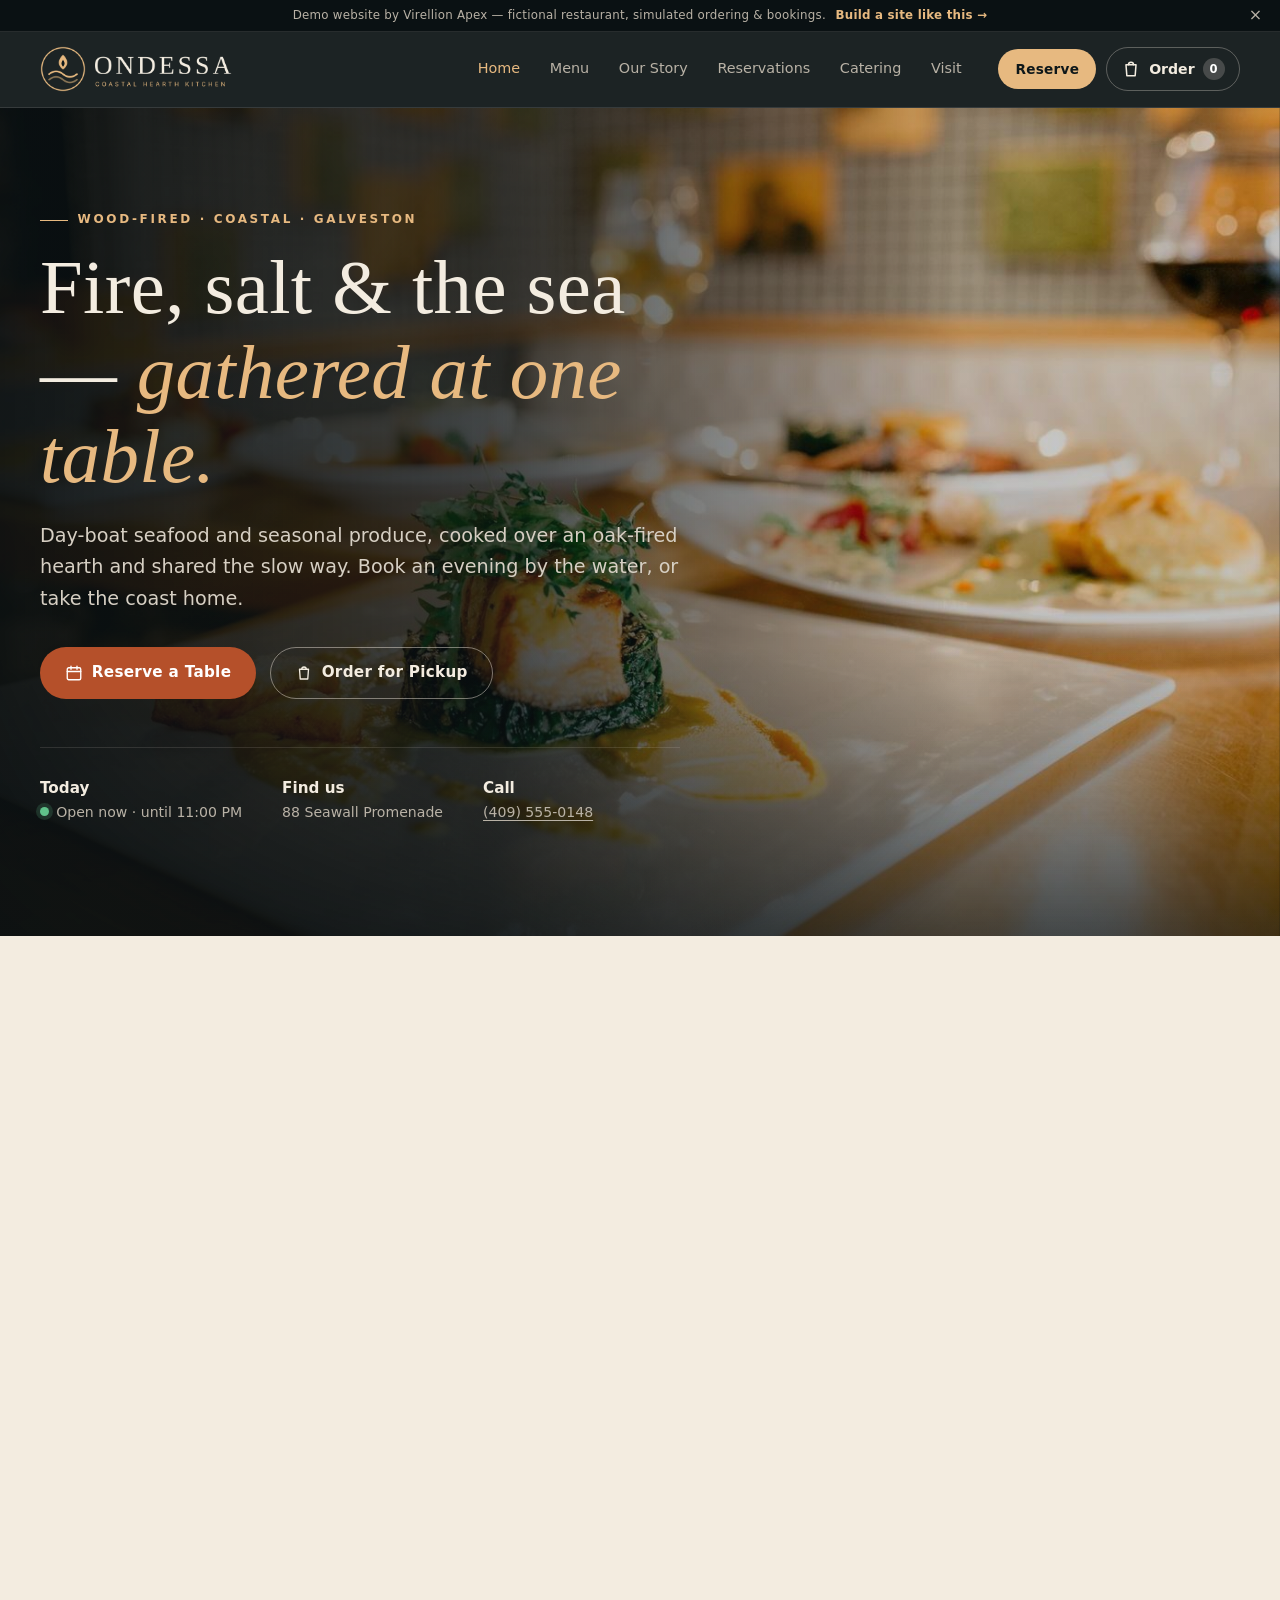
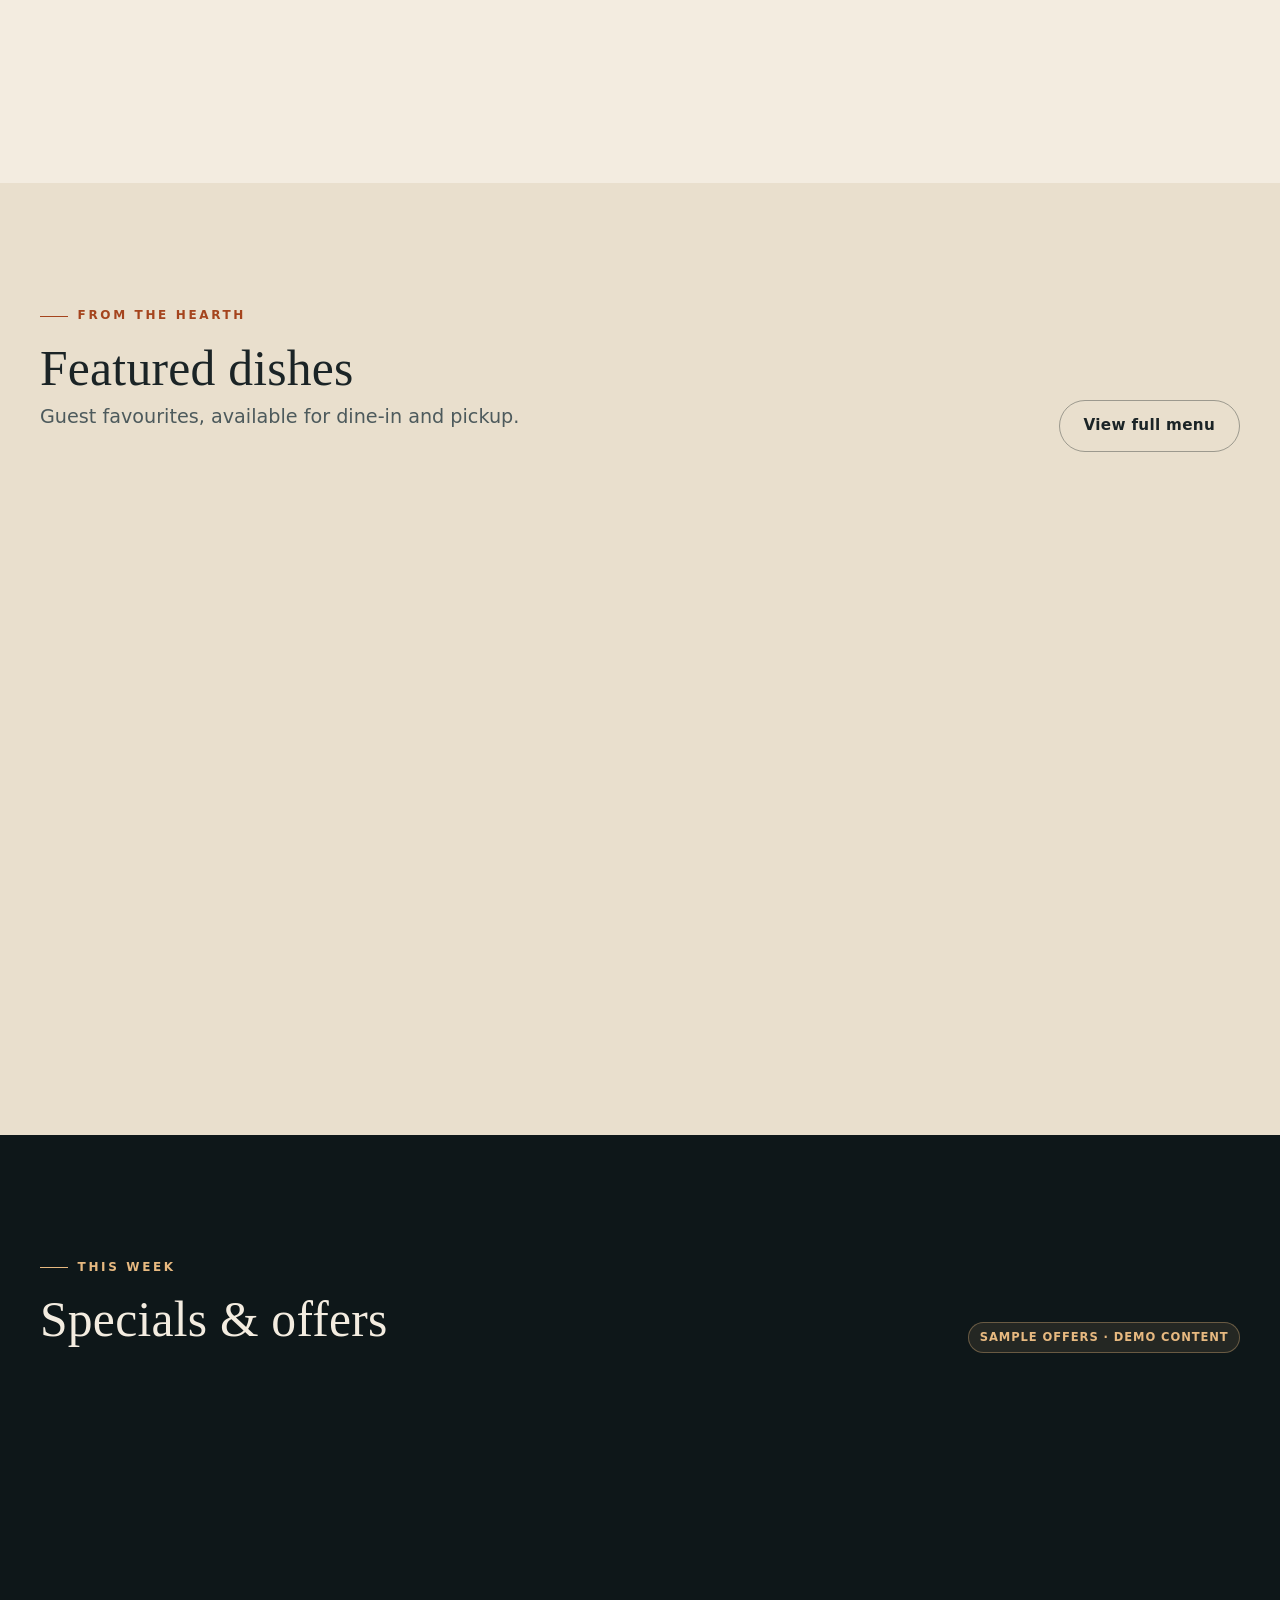
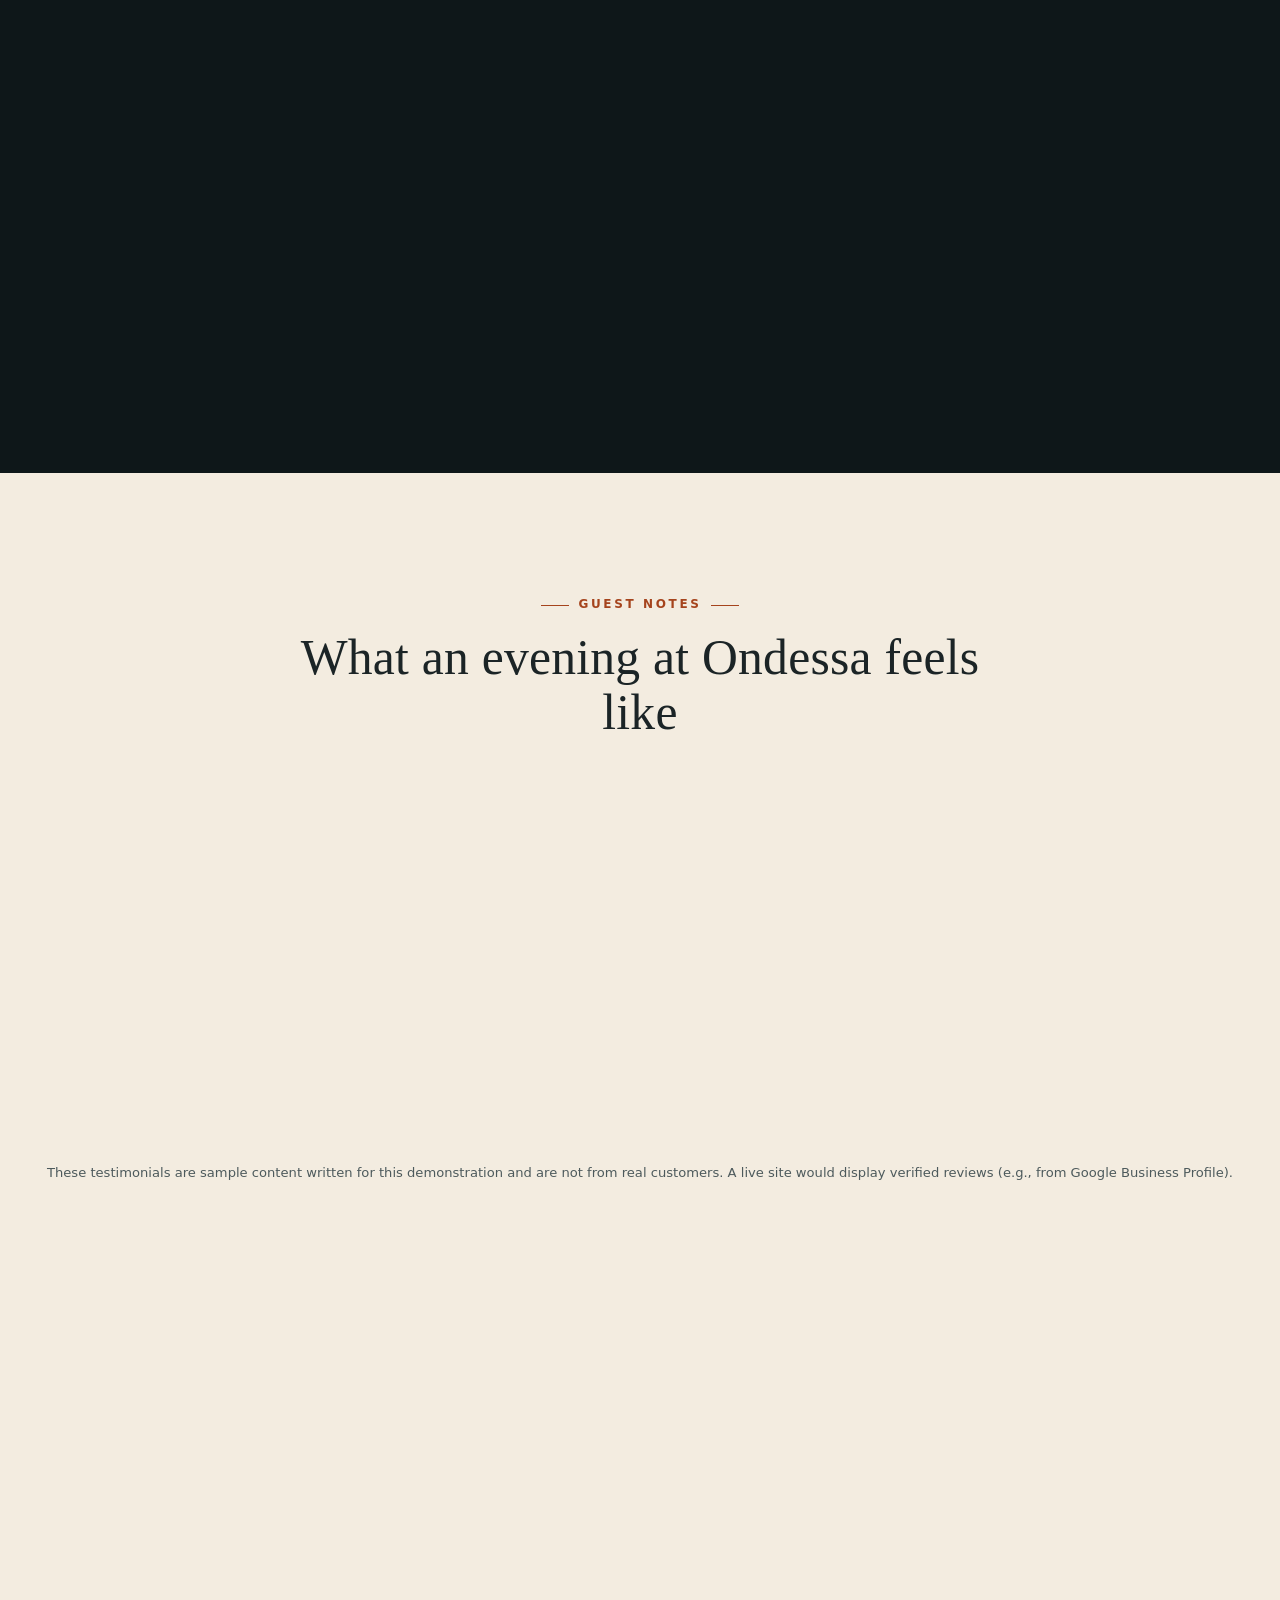
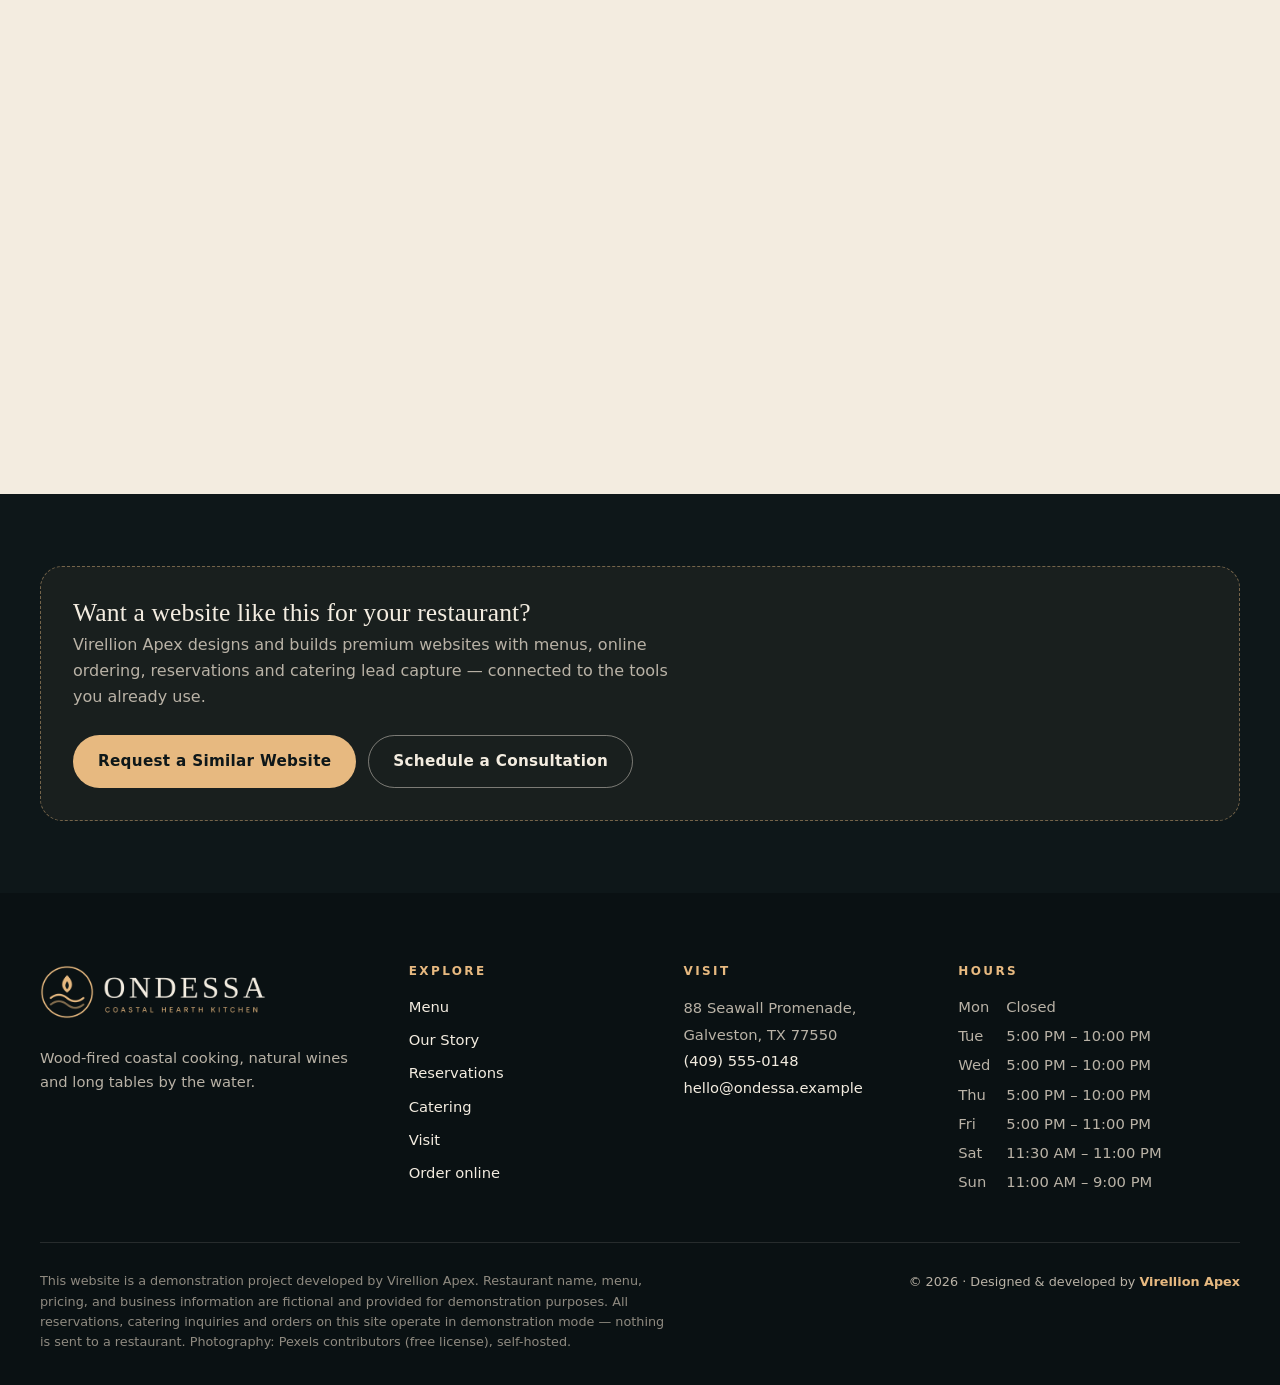
<file: index.html>
<!DOCTYPE html>
<html lang="en" class="no-js">
<head>
  <meta charset="utf-8">
  <meta name="viewport" content="width=device-width, initial-scale=1, viewport-fit=cover">
  <title>Ondessa — Wood-Fired Coastal Kitchen & Wine Bar | Galveston</title>
  <meta name="description" content="Ondessa is a wood-fired coastal restaurant serving day-boat seafood, saffron paella and natural wines. Reserve a table, order pickup or plan catering. (Demo site by Virellion Apex.)">
  <!-- Canonical URL: live GitHub Pages address. Update BASE in the generator / find-and-replace if a custom domain is connected. -->
  <link rel="canonical" href="https://lilmoniisenterprise.github.io/restaurant-demo/">
  <meta name="robots" content="index, follow">
  <!-- GitHub Pages can't send custom headers, so the Content-Security-Policy is set here (mirrors _headers for Cloudflare). -->
  <meta http-equiv="Content-Security-Policy" content="default-src 'self'; script-src 'self'; style-src 'self' https://fonts.googleapis.com; font-src 'self' https://fonts.gstatic.com; img-src 'self' data: blob:; connect-src 'self'; frame-src https://www.openstreetmap.org; object-src 'none'; base-uri 'self'; form-action 'self'">
  <meta name="referrer" content="strict-origin-when-cross-origin">
  <meta name="theme-color" content="#0e1719">
  <meta name="author" content="Virellion Apex">
  <!-- Open Graph -->
  <meta property="og:type" content="website">
  <meta property="og:site_name" content="Ondessa — Coastal Hearth Kitchen">
  <meta property="og:title" content="Ondessa — Wood-Fired Coastal Kitchen & Wine Bar | Galveston">
  <meta property="og:description" content="Ondessa is a wood-fired coastal restaurant serving day-boat seafood, saffron paella and natural wines. Reserve a table, order pickup or plan catering. (Demo site by Virellion Apex.)">
  <meta property="og:url" content="https://lilmoniisenterprise.github.io/restaurant-demo/">
  <meta property="og:image" content="https://lilmoniisenterprise.github.io/restaurant-demo/assets/og-image.jpg">
  <meta property="og:image:width" content="1200">
  <meta property="og:image:height" content="630">
  <meta property="og:image:alt" content="Ondessa logo over an illustrated table of wood-fired coastal dishes">
  <meta property="og:locale" content="en_US">
  <!-- Twitter / X -->
  <meta name="twitter:card" content="summary_large_image">
  <meta name="twitter:title" content="Ondessa — Wood-Fired Coastal Kitchen & Wine Bar | Galveston">
  <meta name="twitter:description" content="Ondessa is a wood-fired coastal restaurant serving day-boat seafood, saffron paella and natural wines. Reserve a table, order pickup or plan catering. (Demo site by Virellion Apex.)">
  <meta name="twitter:image" content="https://lilmoniisenterprise.github.io/restaurant-demo/assets/og-image.jpg">
  <!-- Icons & manifest -->
  <link rel="icon" href="assets/favicon.svg" type="image/svg+xml">
  <link rel="apple-touch-icon" href="assets/apple-touch-icon.png">
  <link rel="manifest" href="site.webmanifest">
  <!-- Fonts (Google Fonts, free; see README to self-host) -->
  <link rel="preconnect" href="https://fonts.googleapis.com">
  <link rel="preconnect" href="https://fonts.gstatic.com" crossorigin>
  <link rel="stylesheet" href="https://fonts.googleapis.com/css2?family=Cormorant+Garamond:ital,wght@0,400;0,500;0,600;1,400;1,500&amp;family=Inter:wght@400;500;600;700&amp;display=swap">
  <link rel="stylesheet" href="css/style.css">
  <script src="js/script.js" defer></script>
  <!-- Structured data (fictional demo business). Fictional demo business by Virellion Apex. -->
  <script type="application/ld+json">{"@context": "https://schema.org", "@type": "Restaurant", "name": "Ondessa — Coastal Hearth Kitchen (demo)", "description": "Fictional demonstration restaurant created by Virellion Apex.", "url": "https://lilmoniisenterprise.github.io/restaurant-demo/", "image": "https://lilmoniisenterprise.github.io/restaurant-demo/images/hero.jpg", "logo": "https://lilmoniisenterprise.github.io/restaurant-demo/images/logo.png", "servesCuisine": ["Mediterranean", "Seafood", "Wood-fired"], "priceRange": "$$$", "telephone": "+14095550148", "email": "hello@ondessa.example", "address": {"@type": "PostalAddress", "streetAddress": "88 Seawall Promenade", "addressLocality": "Galveston", "addressRegion": "TX", "postalCode": "77550", "addressCountry": "US"}, "acceptsReservations": "True", "hasMenu": "https://lilmoniisenterprise.github.io/restaurant-demo/menu.html", "openingHoursSpecification": [{"@type": "OpeningHoursSpecification", "dayOfWeek": ["Tuesday", "Wednesday", "Thursday"], "opens": "17:00", "closes": "22:00"}, {"@type": "OpeningHoursSpecification", "dayOfWeek": "Friday", "opens": "17:00", "closes": "23:00"}, {"@type": "OpeningHoursSpecification", "dayOfWeek": "Saturday", "opens": "11:30", "closes": "23:00"}, {"@type": "OpeningHoursSpecification", "dayOfWeek": "Sunday", "opens": "11:00", "closes": "21:00"}]}</script>
</head><body>
<a class="skip-link" href="#main">Skip to main content</a>
<div class="demo-ribbon" role="region" aria-label="Demonstration notice">
  <div class="container">
    <span>Demo website by Virellion Apex<span class="hide-sm"> — fictional restaurant, simulated ordering &amp; bookings</span>.</span>
    <a href="https://calendly.com/virellionapex/free-consultation" rel="noopener">Build a site like this →</a>
    <button type="button" aria-label="Dismiss demonstration notice">×</button>
  </div>
</div>
<header class="site-header">
  <div class="container">
    <a class="brand" href="index.html" aria-label="Ondessa, Coastal Hearth Kitchen — home"><img class="brand-logo" src="images/logo-header.png" alt="ONDESSA — Coastal Hearth Kitchen" width="560" height="134"></a>
    <nav class="site-nav" id="site-nav" aria-label="Main">
      <ul class="nav-list"><li><a href="index.html" aria-current="page">Home</a></li><li><a href="menu.html">Menu</a></li><li><a href="about.html">Our Story</a></li><li><a href="reservations.html">Reservations</a></li><li><a href="catering.html">Catering</a></li><li><a href="contact.html">Visit</a></li></ul>
      <div class="nav-cta-mobile">
        <a class="btn btn-primary btn-block" href="reservations.html"><svg viewBox="0 0 24 24" fill="none" stroke="currentColor" stroke-width="1.8" stroke-linecap="round" aria-hidden="true"><rect x="3" y="5" width="18" height="16" rx="2"/><path d="M3 10h18M8 3v4M16 3v4"/></svg>Reserve a Table</a>
        <a class="btn btn-ghost btn-block" href="tel:+14095550148"><svg viewBox="0 0 24 24" fill="none" stroke="currentColor" stroke-width="1.8" stroke-linejoin="round" aria-hidden="true"><path d="M5 3h4l2 5-2.5 1.5a11 11 0 0 0 6 6L16 13l5 2v4a2 2 0 0 1-2 2A16 16 0 0 1 3 5a2 2 0 0 1 2-2z"/></svg>(409) 555-0148</a>
      </div>
    </nav>
    <div class="header-actions">
      <a class="btn btn-brass btn-sm header-reserve" href="reservations.html">Reserve</a>
      <button type="button" class="cart-btn" data-open-cart aria-haspopup="dialog" aria-controls="cart-drawer" aria-label="Open your order">
        <svg viewBox="0 0 24 24" fill="none" stroke="currentColor" stroke-width="1.8" stroke-linecap="round" stroke-linejoin="round" aria-hidden="true"><path d="M6 7h12l-1 13H7L6 7z"/><path d="M9 7a3 3 0 0 1 6 0"/></svg><span class="cart-label">Order</span><span class="cart-count" data-count="0">0</span>
      </button>
      <button type="button" class="nav-toggle" aria-expanded="false" aria-controls="site-nav" aria-label="Open menu"><span></span></button>
    </div>
  </div>
</header>
<div class="toast-region" id="toast-region" role="status" aria-live="polite"></div>
<main id="main">
<section class="hero" aria-labelledby="hero-title">
  <div class="hero-media"><img src="images/hero.jpg" srcset="images/hero-600.jpg 600w, images/hero.jpg 2000w" sizes="100vw" alt="Plated seafood and seasonal dishes with glasses of wine on a warmly lit restaurant table" width="2000" height="1125" fetchpriority="high" decoding="async"></div>
  <div class="container">
    <div class="hero-content">
      <p class="eyebrow light">Wood-fired · Coastal · Galveston</p>
      <h1 id="hero-title">Fire, salt &amp; the sea — <em>gathered at one table.</em></h1>
      <p class="lead">Day-boat seafood and seasonal produce, cooked over an oak-fired hearth and shared the slow way. Book an evening by the water, or take the coast home.</p>
      <div class="hero-actions">
        <a class="btn btn-primary" href="reservations.html"><svg viewBox="0 0 24 24" fill="none" stroke="currentColor" stroke-width="1.8" stroke-linecap="round" aria-hidden="true"><rect x="3" y="5" width="18" height="16" rx="2"/><path d="M3 10h18M8 3v4M16 3v4"/></svg>Reserve a Table</a>
        <a class="btn btn-ghost" href="menu.html"><svg viewBox="0 0 24 24" fill="none" stroke="currentColor" stroke-width="1.8" stroke-linecap="round" stroke-linejoin="round" aria-hidden="true"><path d="M6 7h12l-1 13H7L6 7z"/><path d="M9 7a3 3 0 0 1 6 0"/></svg>Order for Pickup</a>
      </div>
      <div class="hero-meta">
        <div><strong>Today</strong><span data-open-status>Tue–Sun · Closed Mondays</span></div>
        <div><strong>Find us</strong>88 Seawall Promenade</div>
        <div><strong>Call</strong><a href="tel:+14095550148">(409) 555-0148</a></div>
      </div>
    </div>
  </div>
</section>

<section class="section" aria-labelledby="story-title">
  <div class="container split">
    <div class="media-stack reveal">
      <figure class="media-frame"><img src="images/photos/hearth-fire.jpg" srcset="images/photos/hearth-fire-600.jpg 600w, images/photos/hearth-fire.jpg 1200w" sizes="(max-width: 700px) 100vw, 50vw" alt="Oak logs burning inside a brick hearth oven" width="1600" height="1200" loading="lazy" decoding="async"></figure>
      <figure class="media-frame"><img src="images/menu/charred-octopus.jpg" srcset="images/menu/charred-octopus-600.jpg 600w, images/menu/charred-octopus.jpg 1200w" sizes="(max-width: 700px) 100vw, 50vw" alt="Charred octopus tentacle on smoked paprika romesco, served on a speckled stoneware plate" width="1200" height="900" loading="lazy" decoding="async"></figure>
    </div>
    <div class="reveal">
      <p class="eyebrow">Our story</p>
      <h2 id="story-title">A seaside kitchen built around one fire.</h2>
      <p class="lead">Ondessa began with a simple idea: the best coastal food is cooked close to the water and close to the flame. Everything on our menu passes through the hearth — smoke, char and patience doing most of the work.</p>
      <ul class="feature-list">
        <li><span class="ico"><svg viewBox="0 0 24 24" fill="none" stroke="currentColor" stroke-width="1.8" stroke-linecap="round" aria-hidden="true"><path d="M2 10c2.5-2 5-2 7.5 0s5 2 7.5 0 3.5-1.5 5-1M2 15c2.5-2 5-2 7.5 0s5 2 7.5 0 3.5-1.5 5-1"/></svg></span><div><strong>Day-boat seafood</strong><span>Fish arrives the morning it's landed and is broken down in-house.</span></div></li>
        <li><span class="ico"><svg viewBox="0 0 24 24" fill="none" stroke="currentColor" stroke-width="1.8" stroke-linejoin="round" aria-hidden="true"><path d="M12 3c3 4 6 6 6 11a6 6 0 0 1-12 0c0-3 2-5 3-7 1 2 2 3 3 3 0-2 0-5 0-7z"/></svg></span><div><strong>Oak-fired hearth</strong><span>No gas burners on the line — just live fire, cast iron and embers.</span></div></li>
        <li><span class="ico"><svg viewBox="0 0 24 24" fill="none" stroke="currentColor" stroke-width="1.8" stroke-linecap="round" aria-hidden="true"><path d="M5 19C5 10 11 4 20 4c0 9-6 15-15 15z"/><path d="M5 19l8-8"/></svg></span><div><strong>Gulf Coast growers</strong><span>Produce from small farms within a two-hour drive, menus that follow the season.</span></div></li>
      </ul>
      <a class="link-arrow" href="about.html">Read our story <span aria-hidden="true">→</span></a>
    </div>
  </div>
</section>

<section class="section alt" aria-labelledby="featured-title">
  <div class="container">
    <div class="section-head">
      <div><p class="eyebrow">From the hearth</p><h2 id="featured-title">Featured dishes</h2><p class="lead">Guest favourites, available for dine-in and pickup.</p></div>
      <a class="btn btn-outline" href="menu.html">View full menu</a>
    </div>
    <div class="grid-4" id="featured-dishes"><noscript><p>Enable JavaScript to see featured dishes, or <a href="menu.html">view the menu</a>.</p></noscript></div>
  </div>
</section>

<section class="section on-dark" aria-labelledby="promo-title">
  <div class="container">
    <div class="section-head">
      <div><p class="eyebrow">This week</p><h2 id="promo-title">Specials &amp; offers</h2></div>
      <span class="demo-chip">Sample offers · demo content</span>
    </div>
    <div class="grid-3">
      <article class="promo-card reveal"><span class="when">Tuesdays</span><h3>Paella Night</h3><p>Saffron seafood paella for two with a bottle of house albariño.</p><p class="promo-price">$72<small>for two</small></p><a class="link-arrow" href="reservations.html">Reserve Tuesday <span aria-hidden="true">→</span></a></article>
      <article class="promo-card reveal"><span class="when">Wed–Fri · 5–6:30 PM</span><h3>Golden Hour</h3><p>Half-price Gulf oysters, $9 Sea-Glass Spritzes and hearth flatbreads at the bar.</p><p class="promo-price">$9<small>spritzes</small></p><a class="link-arrow" href="contact.html">Bar seating is walk-in <span aria-hidden="true">→</span></a></article>
      <article class="promo-card reveal"><span class="when">Sundays · 11 AM–3 PM</span><h3>Tide Table Brunch</h3><p>Seafood towers, wood-oven eggs and bottomless coffee, served family-style.</p><p class="promo-price">$45<small>per guest</small></p><a class="link-arrow" href="reservations.html">Book brunch <span aria-hidden="true">→</span></a></article>
    </div>
    <div class="stats reveal mt-xl">
      <div class="stat"><b>1</b><span>Oak-fired hearth — every dish meets the flame</span></div>
      <div class="stat"><b>48</b><span>Seats, plus a 12-seat chef's counter</span></div>
      <div class="stat"><b>90</b><span>Natural &amp; coastal wines by the bottle</span></div>
      <div class="stat"><b>2 hr</b><span>Radius for our produce and seafood partners</span></div>
    </div>
  </div>
</section>

<section class="section" aria-labelledby="reviews-title">
  <div class="container">
    <div class="center narrow head-center"><p class="eyebrow">Guest notes</p><h2 id="reviews-title">What an evening at Ondessa feels like</h2></div>
    <div class="grid-3">
      <figure class="quote-card reveal"><div class="stars" aria-label="5 out of 5 stars">★★★★★</div><blockquote>“The paella arrived still crackling. We scraped the pan clean and stayed for a second bottle.”</blockquote><figcaption><b>Sample review</b>Illustrative placeholder</figcaption></figure>
      <figure class="quote-card reveal"><div class="stars" aria-label="5 out of 5 stars">★★★★★</div><blockquote>“Booked a chef's counter seat for our anniversary — watching the fire all night was the show.”</blockquote><figcaption><b>Sample review</b>Illustrative placeholder</figcaption></figure>
      <figure class="quote-card reveal"><div class="stars" aria-label="5 out of 5 stars">★★★★★</div><blockquote>“Catering for our team offsite was effortless. The branzino platters disappeared first.”</blockquote><figcaption><b>Sample review</b>Illustrative placeholder</figcaption></figure>
    </div>
    <p class="sample-note">These testimonials are sample content written for this demonstration and are not from real customers. A live site would display verified reviews (e.g., from Google Business Profile).</p>
  </div>
</section>

<section class="section-tight" aria-labelledby="catering-cta-title">
  <div class="container">
    <div class="grid-3">
      <a class="card icon-card reveal no-underline" href="catering.html"><span class="ico"><svg viewBox="0 0 24 24" fill="none" stroke="currentColor" stroke-width="1.8" stroke-linecap="round" aria-hidden="true"><circle cx="9" cy="8" r="3.5"/><path d="M2.5 20a6.5 6.5 0 0 1 13 0"/><path d="M16 4.5a3.5 3.5 0 0 1 0 7M18 14a6 6 0 0 1 3.5 6"/></svg></span><h3 id="catering-cta-title">Catering &amp; events</h3><p class="hint">Hearth-cooked menus for 15 to 300 guests, delivered or fully staffed.</p></a>
      <a class="card icon-card reveal no-underline" href="reservations.html"><span class="ico"><svg viewBox="0 0 24 24" fill="none" stroke="currentColor" stroke-width="1.8" stroke-linecap="round" aria-hidden="true"><path d="M7 3h10l-1 7a4 4 0 0 1-8 0L7 3zM12 14v7M8 21h8"/></svg></span><h3>Private dining</h3><p class="hint">The Tide Room seats up to 24 for celebrations and team dinners.</p></a>
      <a class="card icon-card reveal no-underline" href="menu.html"><span class="ico"><svg viewBox="0 0 24 24" fill="none" stroke="currentColor" stroke-width="1.8" stroke-linecap="round" stroke-linejoin="round" aria-hidden="true"><path d="M6 7h12l-1 13H7L6 7z"/><path d="M9 7a3 3 0 0 1 6 0"/></svg></span><h3>Pickup &amp; delivery</h3><p class="hint">Order ahead online and skip the wait. Ready in about 30 minutes.</p></a>
    </div>
  </div>
</section>

<section class="section-tight" aria-labelledby="reserve-band-title">
  <div class="container">
    <div class="cta-band reveal">
      <img src="images/photos/candlelit-table.jpg" srcset="images/photos/candlelit-table-600.jpg 600w, images/photos/candlelit-table.jpg 2000w" sizes="100vw" alt="" width="2000" height="1125" loading="lazy" decoding="async">
      <div><p class="eyebrow light">Tables fill quickly on weekends</p><h2 id="reserve-band-title">Save your seat by the fire.</h2><p>Reservations open 60 days ahead. Walk-ins welcome at the bar.</p></div>
      <div class="actions"><a class="btn btn-primary" href="reservations.html">Reserve a Table</a><a class="btn btn-ghost" href="tel:+14095550148">Call (409) 555-0148</a></div>
    </div>
  </div>
</section>
</main>
<section class="section-tight on-dark">
  <div class="container">
    <div class="agency-cta">
      <div>
        <h3>Want a website like this for your restaurant?</h3>
        <p>Virellion Apex designs and builds premium websites with menus, online ordering, reservations and catering lead capture — connected to the tools you already use.</p>
      </div>
      <div class="cta-actions">
        <a class="btn btn-brass" href="https://calendly.com/virellionapex/free-consultation" rel="noopener">Request a Similar Website</a>
        <a class="btn btn-ghost" href="https://calendly.com/virellionapex/free-consultation" rel="noopener">Schedule a Consultation</a>
      </div>
    </div>
  </div>
</section>
<footer class="site-footer">
  <div class="container">
    <div class="footer-grid">
      <div class="footer-brand">
        <a class="brand" href="index.html" aria-label="Ondessa home"><img class="brand-logo footer-logo" src="images/logo-header.png" alt="ONDESSA — Coastal Hearth Kitchen" width="560" height="134"></a>
        <p>Wood-fired coastal cooking, natural wines and long tables by the water.</p>
      </div>
      <div>
        <h2>Explore</h2>
        <ul><li><a href="menu.html">Menu</a></li><li><a href="about.html">Our Story</a></li><li><a href="reservations.html">Reservations</a></li><li><a href="catering.html">Catering</a></li><li><a href="contact.html">Visit</a></li><li><a href="#" data-open-cart>Order online</a></li></ul>
      </div>
      <div>
        <h2>Visit</h2>
        <address>88 Seawall Promenade, Galveston, TX 77550<br><a href="tel:+14095550148">(409) 555-0148</a><br><a href="mailto:hello@ondessa.example">hello@ondessa.example</a></address>
      </div>
      <div>
        <h2>Hours</h2>
        <div class="footer-hours"><span>Mon</span><span>Closed</span><span>Tue</span><span>5:00 PM – 10:00 PM</span><span>Wed</span><span>5:00 PM – 10:00 PM</span><span>Thu</span><span>5:00 PM – 10:00 PM</span><span>Fri</span><span>5:00 PM – 11:00 PM</span><span>Sat</span><span>11:30 AM – 11:00 PM</span><span>Sun</span><span>11:00 AM – 9:00 PM</span></div>
      </div>
    </div>
    <div class="footer-bottom">
      <p class="disclaimer">This website is a demonstration project developed by Virellion Apex. Restaurant name, menu, pricing, and business information are fictional and provided for demonstration purposes. All reservations, catering inquiries and orders on this site operate in demonstration mode — nothing is sent to a restaurant. Photography: Pexels contributors (free license), self-hosted.</p>
      <p class="built-by">© <span data-year>2026</span> · Designed &amp; developed by <a href="https://virellionapex.com" rel="noopener">Virellion Apex</a></p>
    </div>
  </div>
</footer>

<dialog class="drawer" id="cart-drawer" aria-labelledby="drawer-title">
  <div class="drawer-head">
    <h2 id="drawer-title">Your Order</h2>
    <button type="button" class="icon-btn" data-close-drawer aria-label="Close order panel">×</button>
  </div>

  <!-- VIEW: cart -->
  <div class="drawer-view" data-view="cart">
    <div class="drawer-body">
      <div class="demo-notice"><svg viewBox="0 0 24 24" fill="none" stroke="currentColor" stroke-width="1.8" stroke-linecap="round" aria-hidden="true"><circle cx="12" cy="12" r="9"/><path d="M12 11v6M12 7.5v.5"/></svg><span><strong>Demo ordering.</strong> Add dishes, adjust quantities and try checkout. No order is sent and no payment is taken.</span></div>
      <div class="segmented" role="radiogroup" aria-label="Order type">
        <label><input type="radio" name="order-mode" value="pickup" checked><span>Pickup</span></label>
        <label><input type="radio" name="order-mode" value="delivery"><span>Delivery</span></label>
      </div>
      <ul class="cart-items" id="cart-items" aria-label="Items in your order"></ul>
      <div class="cart-empty" id="cart-empty">
        <svg viewBox="0 0 24 24" fill="none" stroke="currentColor" stroke-width="1.8" stroke-linecap="round" stroke-linejoin="round" aria-hidden="true"><path d="M6 7h12l-1 13H7L6 7z"/><path d="M9 7a3 3 0 0 1 6 0"/></svg>
        <p>Your order is empty.</p>
        <a class="btn btn-brass btn-sm" href="menu.html">Browse the menu</a>
      </div>
    </div>
    <div class="drawer-foot" id="cart-foot" hidden>
      <dl class="totals" aria-label="Order totals">
        <dt>Subtotal</dt><dd id="t-subtotal">$0.00</dd>
        <dt id="t-fee-label">Delivery fee</dt><dd id="t-fee-row"><span id="t-fee">$0.00</span></dd>
        <dt>Est. tax (8.25%)</dt><dd id="t-tax">$0.00</dd>
        <dt class="grand">Total</dt><dd class="grand" id="t-total">$0.00</dd>
      </dl>
      <button type="button" class="btn btn-primary btn-block" id="to-checkout">Continue to checkout</button>
      <button type="button" class="remove-btn" id="clear-cart" data-center>Clear order</button>
    </div>
  </div>

  <!-- VIEW: checkout -->
  <div class="drawer-view" data-view="checkout" hidden>
    <form class="drawer-body" id="checkout-form" novalidate>
      <div class="error-summary" role="alert" hidden></div>
      <div class="form-grid">
        <div class="field">
          <label for="co-name">Full name<span class="req" aria-hidden="true">*</span></label>
          <input id="co-name" name="name" autocomplete="name" required aria-describedby="co-name-error">
          <p class="field-error" id="co-name-error"></p>
        </div>
        <div class="field">
          <label for="co-phone">Mobile phone<span class="req" aria-hidden="true">*</span></label>
          <input id="co-phone" name="phone" type="tel" autocomplete="tel" inputmode="tel" required aria-describedby="co-phone-hint co-phone-error">
          <span class="hint" id="co-phone-hint">For order updates. Demo only — nothing is sent.</span>
          <p class="field-error" id="co-phone-error"></p>
        </div>
        <div class="field">
          <label for="co-email">Email<span class="req" aria-hidden="true">*</span></label>
          <input id="co-email" name="email" type="email" autocomplete="email" required aria-describedby="co-email-error">
          <p class="field-error" id="co-email-error"></p>
        </div>
        <div class="field" id="checkout-address-wrap" hidden>
          <label for="co-address">Delivery address<span class="req" aria-hidden="true">*</span></label>
          <input id="co-address" name="address" autocomplete="street-address" aria-describedby="co-address-error">
          <p class="field-error" id="co-address-error"></p>
        </div>
        <div class="field">
          <label for="co-time" id="co-mode-label">Pickup time</label>
          <select id="co-time" name="time" required data-label="Time" aria-describedby="co-time-error"></select>
          <p class="field-error" id="co-time-error"></p>
        </div>
        <div class="field">
          <label for="co-notes">Kitchen notes <span class="hint">(optional)</span></label>
          <textarea id="co-notes" name="notes" rows="3" maxlength="400" placeholder="Allergies, utensils, etc."></textarea>
        </div>
      </div>

      <fieldset class="co-section">
        <legend>Add a tip for the kitchen</legend>
        <div class="segmented seg-4" role="radiogroup" aria-label="Tip amount">
          <label><input type="radio" name="tip" value="0.15"><span>15%</span></label>
          <label><input type="radio" name="tip" value="0.18" checked><span>18%</span></label>
          <label><input type="radio" name="tip" value="0.20"><span>20%</span></label>
          <label><input type="radio" name="tip" value="0"><span>None</span></label>
        </div>
      </fieldset>

      <fieldset class="co-section">
        <legend>Payment</legend>
        <div class="pay-methods" role="radiogroup" aria-label="Payment method">
          <label class="pay-method"><input type="radio" name="paymethod" value="card" checked><span><svg viewBox="0 0 24 24" fill="none" stroke="currentColor" stroke-width="1.8" stroke-linecap="round" aria-hidden="true"><rect x="2.5" y="5" width="19" height="14" rx="2"/><path d="M2.5 10h19M6 15h4"/></svg>Card</span></label>
          <label class="pay-method"><input type="radio" name="paymethod" value="apple"><span><b class="wallet-mark">&#9679;</b>Apple Pay</span></label>
          <label class="pay-method"><input type="radio" name="paymethod" value="google"><span><b class="wallet-mark g">G</b>Google Pay</span></label>
          <label class="pay-method"><input type="radio" name="paymethod" value="pickup"><span><svg viewBox="0 0 24 24" fill="none" stroke="currentColor" stroke-width="1.8" stroke-linecap="round" stroke-linejoin="round" aria-hidden="true"><path d="M6 7h12l-1 13H7L6 7z"/><path d="M9 7a3 3 0 0 1 6 0"/></svg>Pay at pickup</span></label>
        </div>

        <div class="pay-panel" data-pay="card">
          <div class="card-element">
            <div class="ce-top"><span class="test-badge">Test mode</span><span class="brands"><i>VISA</i><i>MC</i><i>AMEX</i></span></div>
            <label class="ce-field ce-full"><span>Card number</span><input value="4242 4242 4242 4242" readonly aria-readonly="true" tabindex="-1" autocomplete="off" inputmode="none"><b class="ce-lock"><svg viewBox="0 0 24 24" fill="none" stroke="currentColor" stroke-width="2.2" stroke-linecap="round" stroke-linejoin="round" aria-hidden="true"><path d="M5 12.5l4.5 4.5L19 7.5"/></svg></b></label>
            <label class="ce-field"><span>Expiry</span><input value="12 / 34" readonly aria-readonly="true" tabindex="-1" autocomplete="off"></label>
            <label class="ce-field"><span>CVC</span><input value="•••" readonly aria-readonly="true" tabindex="-1" autocomplete="off"></label>
            <label class="ce-field"><span>ZIP</span><input value="77550" readonly aria-readonly="true" tabindex="-1" autocomplete="off"></label>
          </div>
          <p class="pay-note"><svg viewBox="0 0 24 24" fill="none" stroke="currentColor" stroke-width="1.8" stroke-linecap="round" aria-hidden="true"><circle cx="12" cy="12" r="9"/><path d="M12 11v6M12 7.5v.5"/></svg><span>This demo uses a pre-filled <strong>test card</strong> and never accepts real card numbers. On a live site this panel is a secure, PCI-compliant payment form (e.g. Stripe or Square) and the card is charged when you tap Pay.</span></p>
        </div>
        <div class="pay-panel" data-pay="apple" hidden><p class="pay-note"><svg viewBox="0 0 24 24" fill="none" stroke="currentColor" stroke-width="1.8" stroke-linecap="round" aria-hidden="true"><circle cx="12" cy="12" r="9"/><path d="M12 11v6M12 7.5v.5"/></svg><span>Tap <strong>Pay</strong> to see how a one-touch wallet checkout works. Demo only — no wallet is charged.</span></p></div>
        <div class="pay-panel" data-pay="google" hidden><p class="pay-note"><svg viewBox="0 0 24 24" fill="none" stroke="currentColor" stroke-width="1.8" stroke-linecap="round" aria-hidden="true"><circle cx="12" cy="12" r="9"/><path d="M12 11v6M12 7.5v.5"/></svg><span>Tap <strong>Pay</strong> to preview a one-touch Google Pay checkout. Demo only — nothing is charged.</span></p></div>
        <div class="pay-panel" data-pay="pickup" hidden><p class="pay-note"><svg viewBox="0 0 24 24" fill="none" stroke="currentColor" stroke-width="1.8" stroke-linecap="round" aria-hidden="true"><circle cx="12" cy="12" r="9"/><path d="M12 11v6M12 7.5v.5"/></svg><span>Reserve your order now and pay by card or cash when you collect it.</span></p></div>
      </fieldset>

      <dl class="totals co-totals" aria-label="Order total">
        <dt>Subtotal</dt><dd id="co-subtotal">$0.00</dd>
        <dt id="co-fee-label">Delivery fee</dt><dd id="co-fee">$0.00</dd>
        <dt>Est. tax (8.25%)</dt><dd id="co-tax">$0.00</dd>
        <dt>Tip</dt><dd id="co-tip">$0.00</dd>
        <dt class="grand">Total</dt><dd class="grand" id="co-total">$0.00</dd>
      </dl>
      <div class="form-actions">
        <button type="submit" class="btn btn-primary btn-block pay-btn" id="pay-btn"><svg viewBox="0 0 24 24" fill="none" stroke="currentColor" stroke-width="1.8" stroke-linecap="round" aria-hidden="true"><rect x="2.5" y="5" width="19" height="14" rx="2"/><path d="M2.5 10h19M6 15h4"/></svg><span id="pay-label">Pay $0.00</span></button>
        <button type="button" class="btn btn-ghost btn-block" id="back-to-cart">Back to order</button>
      </div>
      <p class="secure-line"><svg viewBox="0 0 24 24" fill="none" stroke="currentColor" stroke-width="2.2" stroke-linecap="round" stroke-linejoin="round" aria-hidden="true"><path d="M5 12.5l4.5 4.5L19 7.5"/></svg> Encrypted checkout · Demo mode — no money moves</p>
    </form>
  </div>

  <!-- Wallet sheet (simulated Apple Pay / Google Pay) -->
  <div class="wallet-sheet" id="wallet-sheet" hidden role="dialog" aria-modal="true" aria-labelledby="ws-title">
    <div class="ws-card">
      <p class="ws-brand" id="ws-title">Apple Pay</p>
      <dl class="ws-rows"><dt>Pay</dt><dd>ONDESSA (DEMO)</dd><dt>Card</dt><dd>Visa •••• 4242</dd><dt>Contact</dt><dd id="ws-contact"></dd></dl>
      <p class="ws-total"><span>Total</span><strong id="ws-total">$0.00</strong></p>
      <button type="button" class="btn btn-brass btn-block" id="ws-confirm">Confirm payment</button>
      <button type="button" class="remove-btn" id="ws-cancel" data-center>Cancel</button>
    </div>
  </div>

  <!-- Processing overlay -->
  <div class="processing" id="processing" hidden role="status" aria-live="polite">
    <div class="spinner" aria-hidden="true"></div>
    <ol class="proc-steps">
      <li data-step="0">Securing connection</li>
      <li data-step="1" id="proc-auth">Authorizing payment</li>
      <li data-step="2">Sending order to the kitchen</li>
    </ol>
  </div>

  <!-- VIEW: confirmation -->
  <div class="drawer-view" data-view="done" hidden>
    <div class="drawer-body confirmation">
      <div class="check-badge"><svg viewBox="0 0 24 24" fill="none" stroke="currentColor" stroke-width="2.2" stroke-linecap="round" stroke-linejoin="round" aria-hidden="true"><path d="M5 12.5l4.5 4.5L19 7.5"/></svg></div>
      <h3 id="done-heading" tabindex="-1">Order confirmed!</h3>
      <p id="done-sub">Thanks — the kitchen has your order.</p>
      <ol class="tracker" id="tracker" aria-label="Order status">
        <li class="done"><b></b><span>Received</span></li>
        <li><b></b><span>Preparing</span></li>
        <li><b></b><span id="tracker-ready">Ready for pickup</span></li>
      </ol>
      <p class="hint hint-light" id="tracker-eta"></p>
      <dl class="summary-list" id="order-summary"></dl>
      <p class="demo-footnote">Demonstration only: no payment was taken and no order was sent to a restaurant.</p>
      <div class="cta-actions justify-center">
        <a class="btn btn-ghost btn-sm" href="menu.html" id="done-menu">Order more</a>
        <button type="button" class="btn btn-brass btn-sm" id="done-close">Close</button>
      </div>
    </div>
  </div>
</dialog>
</body>
</html>
</file>
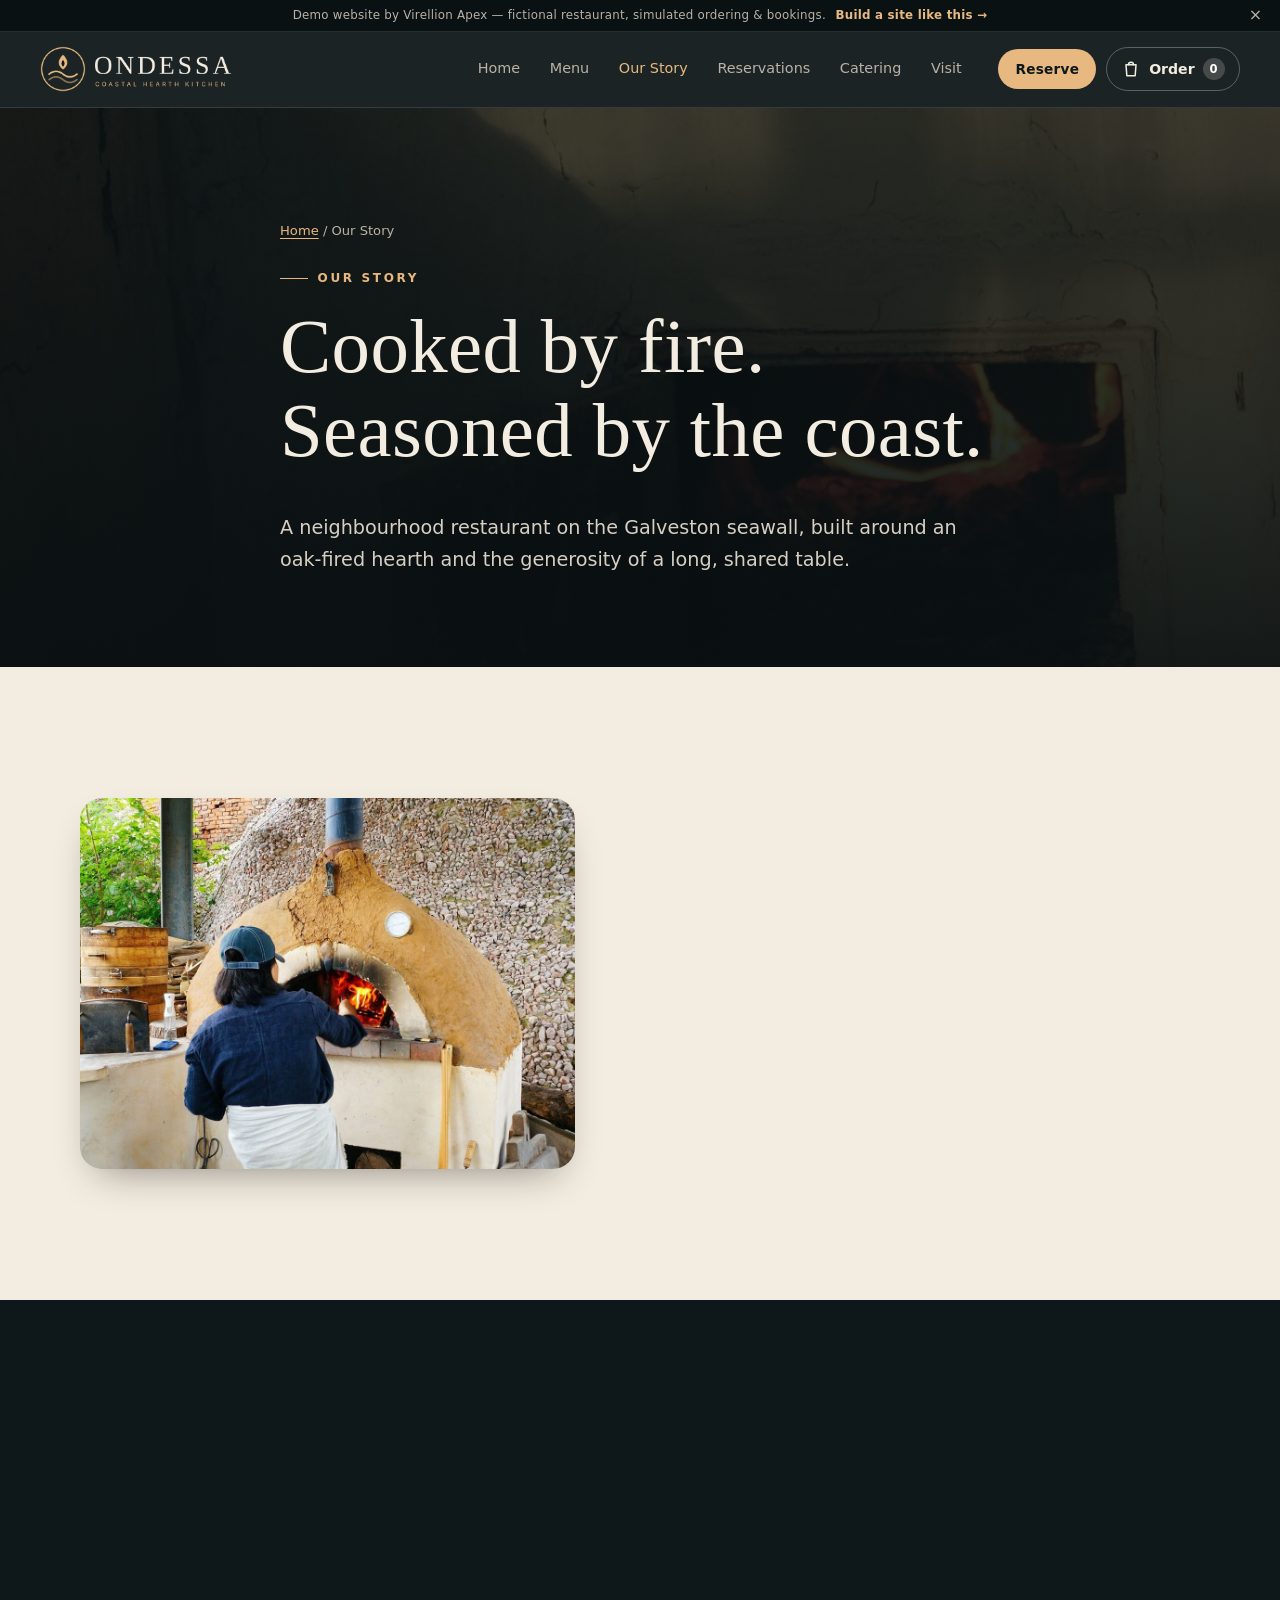
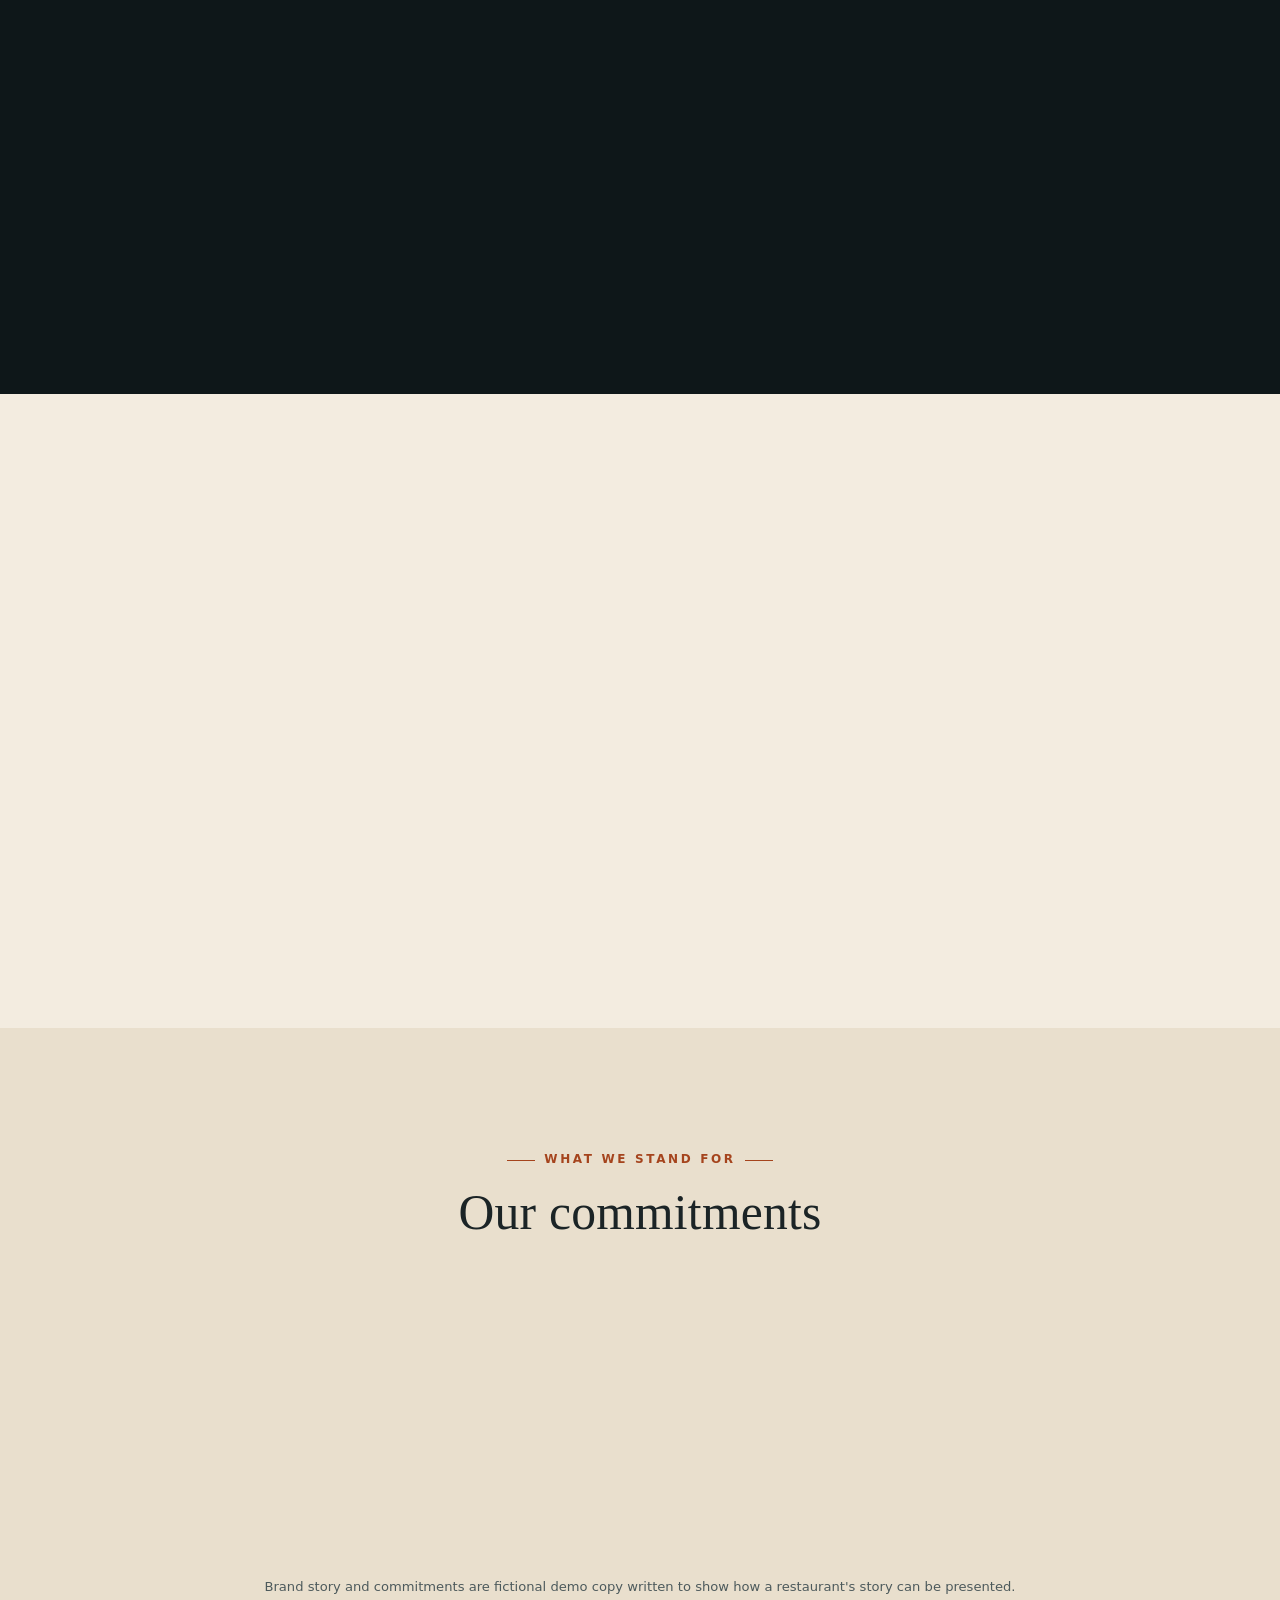
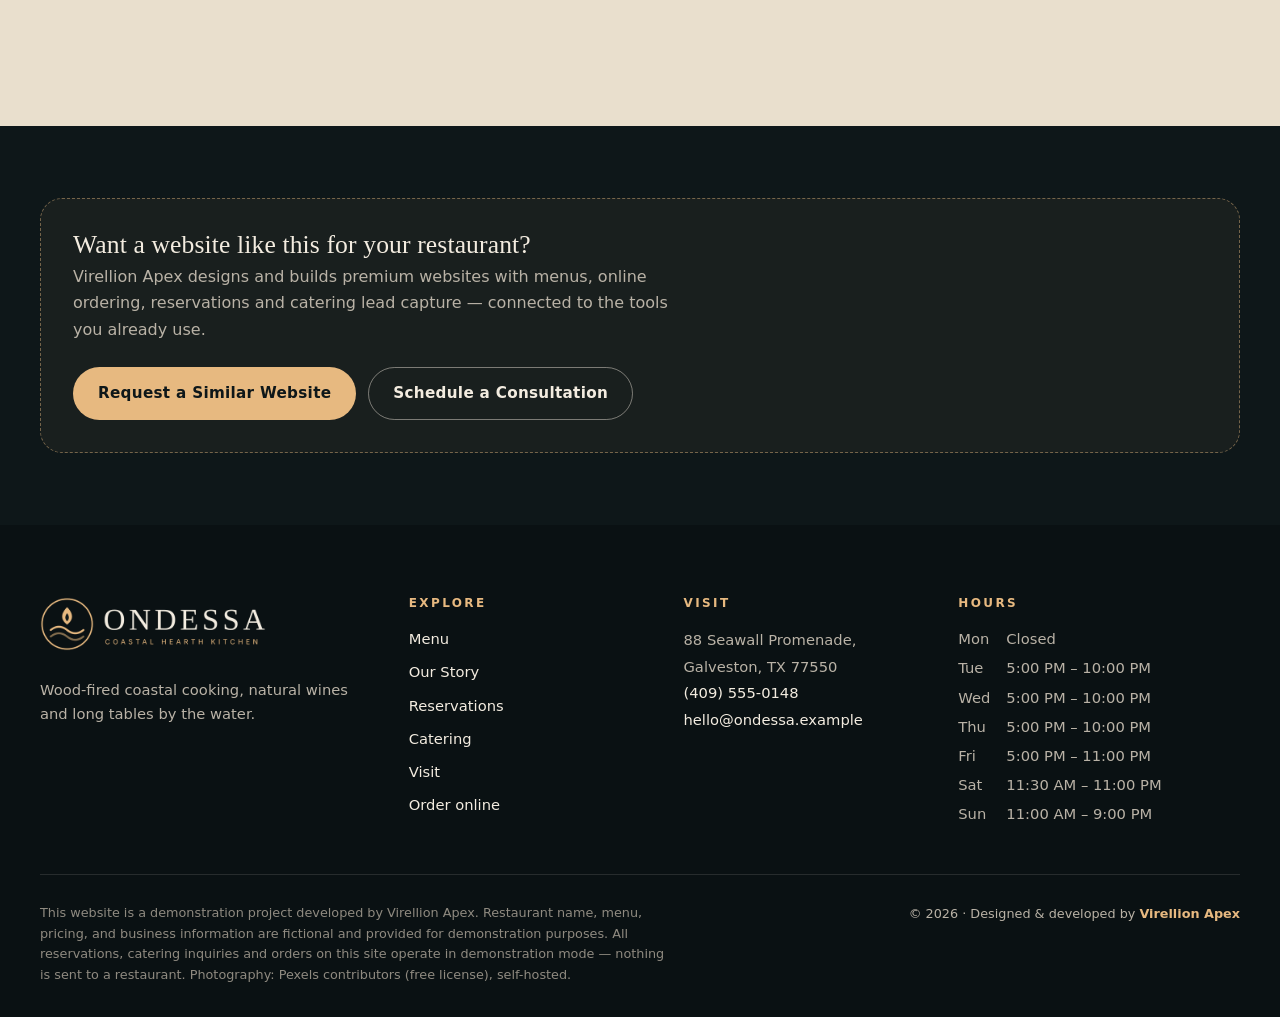
<file: about.html>
<!DOCTYPE html>
<html lang="en" class="no-js">
<head>
  <meta charset="utf-8">
  <meta name="viewport" content="width=device-width, initial-scale=1, viewport-fit=cover">
  <title>Our Story — The Hearth, the Coast & the Table | Ondessa</title>
  <meta name="description" content="Discover the story behind Ondessa: an oak-fired hearth, day-boat seafood and long shared tables on the Galveston seawall.">
  <!-- Canonical URL: live GitHub Pages address. Update BASE in the generator / find-and-replace if a custom domain is connected. -->
  <link rel="canonical" href="https://lilmoniisenterprise.github.io/restaurant-demo/about.html">
  <meta name="robots" content="index, follow">
  <!-- GitHub Pages can't send custom headers, so the Content-Security-Policy is set here (mirrors _headers for Cloudflare). -->
  <meta http-equiv="Content-Security-Policy" content="default-src 'self'; script-src 'self'; style-src 'self' https://fonts.googleapis.com; font-src 'self' https://fonts.gstatic.com; img-src 'self' data: blob:; connect-src 'self'; frame-src https://www.openstreetmap.org; object-src 'none'; base-uri 'self'; form-action 'self'">
  <meta name="referrer" content="strict-origin-when-cross-origin">
  <meta name="theme-color" content="#0e1719">
  <meta name="author" content="Virellion Apex">
  <!-- Open Graph -->
  <meta property="og:type" content="website">
  <meta property="og:site_name" content="Ondessa — Coastal Hearth Kitchen">
  <meta property="og:title" content="Our Story — The Hearth, the Coast & the Table | Ondessa">
  <meta property="og:description" content="Discover the story behind Ondessa: an oak-fired hearth, day-boat seafood and long shared tables on the Galveston seawall.">
  <meta property="og:url" content="https://lilmoniisenterprise.github.io/restaurant-demo/about.html">
  <meta property="og:image" content="https://lilmoniisenterprise.github.io/restaurant-demo/assets/og-image.jpg">
  <meta property="og:image:width" content="1200">
  <meta property="og:image:height" content="630">
  <meta property="og:image:alt" content="Ondessa logo over an illustrated table of wood-fired coastal dishes">
  <meta property="og:locale" content="en_US">
  <!-- Twitter / X -->
  <meta name="twitter:card" content="summary_large_image">
  <meta name="twitter:title" content="Our Story — The Hearth, the Coast & the Table | Ondessa">
  <meta name="twitter:description" content="Discover the story behind Ondessa: an oak-fired hearth, day-boat seafood and long shared tables on the Galveston seawall.">
  <meta name="twitter:image" content="https://lilmoniisenterprise.github.io/restaurant-demo/assets/og-image.jpg">
  <!-- Icons & manifest -->
  <link rel="icon" href="assets/favicon.svg" type="image/svg+xml">
  <link rel="apple-touch-icon" href="assets/apple-touch-icon.png">
  <link rel="manifest" href="site.webmanifest">
  <!-- Fonts (Google Fonts, free; see README to self-host) -->
  <link rel="preconnect" href="https://fonts.googleapis.com">
  <link rel="preconnect" href="https://fonts.gstatic.com" crossorigin>
  <link rel="stylesheet" href="https://fonts.googleapis.com/css2?family=Cormorant+Garamond:ital,wght@0,400;0,500;0,600;1,400;1,500&amp;family=Inter:wght@400;500;600;700&amp;display=swap">
  <link rel="stylesheet" href="css/style.css">
  <script src="js/script.js" defer></script>
</head><body>
<a class="skip-link" href="#main">Skip to main content</a>
<div class="demo-ribbon" role="region" aria-label="Demonstration notice">
  <div class="container">
    <span>Demo website by Virellion Apex<span class="hide-sm"> — fictional restaurant, simulated ordering &amp; bookings</span>.</span>
    <a href="https://calendly.com/virellionapex/free-consultation" rel="noopener">Build a site like this →</a>
    <button type="button" aria-label="Dismiss demonstration notice">×</button>
  </div>
</div>
<header class="site-header">
  <div class="container">
    <a class="brand" href="index.html" aria-label="Ondessa, Coastal Hearth Kitchen — home"><img class="brand-logo" src="images/logo-header.png" alt="ONDESSA — Coastal Hearth Kitchen" width="560" height="134"></a>
    <nav class="site-nav" id="site-nav" aria-label="Main">
      <ul class="nav-list"><li><a href="index.html">Home</a></li><li><a href="menu.html">Menu</a></li><li><a href="about.html" aria-current="page">Our Story</a></li><li><a href="reservations.html">Reservations</a></li><li><a href="catering.html">Catering</a></li><li><a href="contact.html">Visit</a></li></ul>
      <div class="nav-cta-mobile">
        <a class="btn btn-primary btn-block" href="reservations.html"><svg viewBox="0 0 24 24" fill="none" stroke="currentColor" stroke-width="1.8" stroke-linecap="round" aria-hidden="true"><rect x="3" y="5" width="18" height="16" rx="2"/><path d="M3 10h18M8 3v4M16 3v4"/></svg>Reserve a Table</a>
        <a class="btn btn-ghost btn-block" href="tel:+14095550148"><svg viewBox="0 0 24 24" fill="none" stroke="currentColor" stroke-width="1.8" stroke-linejoin="round" aria-hidden="true"><path d="M5 3h4l2 5-2.5 1.5a11 11 0 0 0 6 6L16 13l5 2v4a2 2 0 0 1-2 2A16 16 0 0 1 3 5a2 2 0 0 1 2-2z"/></svg>(409) 555-0148</a>
      </div>
    </nav>
    <div class="header-actions">
      <a class="btn btn-brass btn-sm header-reserve" href="reservations.html">Reserve</a>
      <button type="button" class="cart-btn" data-open-cart aria-haspopup="dialog" aria-controls="cart-drawer" aria-label="Open your order">
        <svg viewBox="0 0 24 24" fill="none" stroke="currentColor" stroke-width="1.8" stroke-linecap="round" stroke-linejoin="round" aria-hidden="true"><path d="M6 7h12l-1 13H7L6 7z"/><path d="M9 7a3 3 0 0 1 6 0"/></svg><span class="cart-label">Order</span><span class="cart-count" data-count="0">0</span>
      </button>
      <button type="button" class="nav-toggle" aria-expanded="false" aria-controls="site-nav" aria-label="Open menu"><span></span></button>
    </div>
  </div>
</header>
<div class="toast-region" id="toast-region" role="status" aria-live="polite"></div>
<main id="main">
<section class="page-hero" aria-labelledby="about-title">
  <img src="images/photos/hearth-fire.jpg" srcset="images/photos/hearth-fire-600.jpg 600w, images/photos/hearth-fire.jpg 1200w" sizes="(max-width: 700px) 100vw, 50vw" alt="" width="1600" height="1200">
  <div class="container narrow">
    <p class="breadcrumb"><a href="index.html">Home</a> / Our Story</p>
    <p class="eyebrow light">Our story</p>
    <h1 id="about-title">Cooked by fire. Seasoned by the coast.</h1>
    <p class="lead">A neighbourhood restaurant on the Galveston seawall, built around an oak-fired hearth and the generosity of a long, shared table.</p>
  </div>
</section>

<section class="section" aria-labelledby="hearth-title">
  <div class="container split">
    <figure class="media-frame reveal"><img src="images/photos/bread-oven.jpg" srcset="images/photos/bread-oven-600.jpg 600w, images/photos/bread-oven.jpg 1200w" sizes="(max-width: 700px) 100vw, 50vw" alt="A cook tending bread in a domed wood-fired oven" width="1600" height="1200" loading="lazy" decoding="async"></figure>
    <div class="reveal">
      <p class="eyebrow">Chapter one</p>
      <h2 id="hearth-title">The hearth</h2>
      <p>Our kitchen has no gas line on the cooking line. Every morning the team lights the hearth with post oak, and by service the coals are glowing hot enough to char octopus in seconds and gentle enough to braise lamb for eight hours at the edges.</p>
      <p>Cooking this way asks for attention. It rewards us with flavours you can't get any other way — smoke that settles into a crust, citrus caramelised against the grate, bread that blisters in under a minute.</p>
    </div>
  </div>
</section>

<section class="section on-dark" aria-labelledby="coast-title">
  <div class="container split reverse">
    <figure class="media-frame reveal"><img src="images/photos/chef-plating.jpg" srcset="images/photos/chef-plating-600.jpg 600w, images/photos/chef-plating.jpg 1200w" sizes="(max-width: 700px) 100vw, 50vw" alt="A chef carefully garnishing a plated dish in the kitchen" width="1200" height="900" loading="lazy" decoding="async"></figure>
    <div class="reveal">
      <p class="eyebrow">Chapter two</p>
      <h2 id="coast-title">The coast</h2>
      <p class="lead">We buy whole fish from small day-boat crews and break them down ourselves, so nothing goes to waste: bones become broth, trim becomes crudo, and the menu changes when the catch does.</p>
      <ul class="feature-list">
        <li><span class="ico"><svg viewBox="0 0 24 24" fill="none" stroke="currentColor" stroke-width="1.8" stroke-linecap="round" aria-hidden="true"><path d="M2 10c2.5-2 5-2 7.5 0s5 2 7.5 0 3.5-1.5 5-1M2 15c2.5-2 5-2 7.5 0s5 2 7.5 0 3.5-1.5 5-1"/></svg></span><div><strong>Whole-animal, whole-fish</strong><span>Nose-to-tail cooking keeps prices fair and waste low.</span></div></li>
        <li><span class="ico"><svg viewBox="0 0 24 24" fill="none" stroke="currentColor" stroke-width="1.8" stroke-linecap="round" aria-hidden="true"><path d="M5 19C5 10 11 4 20 4c0 9-6 15-15 15z"/><path d="M5 19l8-8"/></svg></span><div><strong>Seasonal by default</strong><span>Our menu is rewritten as Gulf Coast produce changes through the year.</span></div></li>
      </ul>
    </div>
  </div>
</section>

<section class="section" aria-labelledby="table-title">
  <div class="container split">
    <figure class="media-frame reveal"><img src="images/photos/table-setting.jpg" srcset="images/photos/table-setting-600.jpg 600w, images/photos/table-setting.jpg 1200w" sizes="(max-width: 700px) 100vw, 50vw" alt="Dining table set with glassware, linen napkins and gold charger plates" width="1600" height="1200" loading="lazy" decoding="async"></figure>
    <div class="reveal">
      <p class="eyebrow">Chapter three</p>
      <h2 id="table-title">The table</h2>
      <p>Ondessa is a place for long dinners. Dishes come out when they're ready and are meant to be passed around. Our 12-seat chef's counter puts you an arm's length from the fire, and the Tide Room hosts up to 24 guests for private celebrations.</p>
      <a class="link-arrow" href="catering.html">Private dining &amp; catering <span aria-hidden="true">→</span></a>
    </div>
  </div>
</section>

<section class="section alt" aria-labelledby="values-title">
  <div class="container">
    <div class="center narrow head-center"><p class="eyebrow">What we stand for</p><h2 id="values-title">Our commitments</h2></div>
    <div class="grid-4">
      <div class="card icon-card reveal"><span class="ico"><svg viewBox="0 0 24 24" fill="none" stroke="currentColor" stroke-width="1.8" stroke-linejoin="round" aria-hidden="true"><path d="M12 3c3 4 6 6 6 11a6 6 0 0 1-12 0c0-3 2-5 3-7 1 2 2 3 3 3 0-2 0-5 0-7z"/></svg></span><h3>Live fire</h3><p class="hint">Every dish touches the hearth, from bread to dessert.</p></div>
      <div class="card icon-card reveal"><span class="ico"><svg viewBox="0 0 24 24" fill="none" stroke="currentColor" stroke-width="1.8" stroke-linecap="round" aria-hidden="true"><path d="M2 10c2.5-2 5-2 7.5 0s5 2 7.5 0 3.5-1.5 5-1M2 15c2.5-2 5-2 7.5 0s5 2 7.5 0 3.5-1.5 5-1"/></svg></span><h3>Responsible seafood</h3><p class="hint">We buy from day-boat crews and follow sustainable-sourcing guidance.</p></div>
      <div class="card icon-card reveal"><span class="ico"><svg viewBox="0 0 24 24" fill="none" stroke="currentColor" stroke-width="1.8" stroke-linecap="round" aria-hidden="true"><path d="M5 19C5 10 11 4 20 4c0 9-6 15-15 15z"/><path d="M5 19l8-8"/></svg></span><h3>Low waste</h3><p class="hint">Whole-fish butchery, composting and house ferments.</p></div>
      <div class="card icon-card reveal"><span class="ico"><svg viewBox="0 0 24 24" fill="none" stroke="currentColor" stroke-width="1.8" stroke-linecap="round" aria-hidden="true"><circle cx="9" cy="8" r="3.5"/><path d="M2.5 20a6.5 6.5 0 0 1 13 0"/><path d="M16 4.5a3.5 3.5 0 0 1 0 7M18 14a6 6 0 0 1 3.5 6"/></svg></span><h3>Fair kitchen</h3><p class="hint">Living wages, shared tips and a four-day kitchen week.</p></div>
    </div>
    <p class="sample-note">Brand story and commitments are fictional demo copy written to show how a restaurant's story can be presented.</p>
  </div>
</section>
</main>
<section class="section-tight on-dark">
  <div class="container">
    <div class="agency-cta">
      <div>
        <h3>Want a website like this for your restaurant?</h3>
        <p>Virellion Apex designs and builds premium websites with menus, online ordering, reservations and catering lead capture — connected to the tools you already use.</p>
      </div>
      <div class="cta-actions">
        <a class="btn btn-brass" href="https://calendly.com/virellionapex/free-consultation" rel="noopener">Request a Similar Website</a>
        <a class="btn btn-ghost" href="https://calendly.com/virellionapex/free-consultation" rel="noopener">Schedule a Consultation</a>
      </div>
    </div>
  </div>
</section>
<footer class="site-footer">
  <div class="container">
    <div class="footer-grid">
      <div class="footer-brand">
        <a class="brand" href="index.html" aria-label="Ondessa home"><img class="brand-logo footer-logo" src="images/logo-header.png" alt="ONDESSA — Coastal Hearth Kitchen" width="560" height="134"></a>
        <p>Wood-fired coastal cooking, natural wines and long tables by the water.</p>
      </div>
      <div>
        <h2>Explore</h2>
        <ul><li><a href="menu.html">Menu</a></li><li><a href="about.html">Our Story</a></li><li><a href="reservations.html">Reservations</a></li><li><a href="catering.html">Catering</a></li><li><a href="contact.html">Visit</a></li><li><a href="#" data-open-cart>Order online</a></li></ul>
      </div>
      <div>
        <h2>Visit</h2>
        <address>88 Seawall Promenade, Galveston, TX 77550<br><a href="tel:+14095550148">(409) 555-0148</a><br><a href="mailto:hello@ondessa.example">hello@ondessa.example</a></address>
      </div>
      <div>
        <h2>Hours</h2>
        <div class="footer-hours"><span>Mon</span><span>Closed</span><span>Tue</span><span>5:00 PM – 10:00 PM</span><span>Wed</span><span>5:00 PM – 10:00 PM</span><span>Thu</span><span>5:00 PM – 10:00 PM</span><span>Fri</span><span>5:00 PM – 11:00 PM</span><span>Sat</span><span>11:30 AM – 11:00 PM</span><span>Sun</span><span>11:00 AM – 9:00 PM</span></div>
      </div>
    </div>
    <div class="footer-bottom">
      <p class="disclaimer">This website is a demonstration project developed by Virellion Apex. Restaurant name, menu, pricing, and business information are fictional and provided for demonstration purposes. All reservations, catering inquiries and orders on this site operate in demonstration mode — nothing is sent to a restaurant. Photography: Pexels contributors (free license), self-hosted.</p>
      <p class="built-by">© <span data-year>2026</span> · Designed &amp; developed by <a href="https://virellionapex.com" rel="noopener">Virellion Apex</a></p>
    </div>
  </div>
</footer>

<dialog class="drawer" id="cart-drawer" aria-labelledby="drawer-title">
  <div class="drawer-head">
    <h2 id="drawer-title">Your Order</h2>
    <button type="button" class="icon-btn" data-close-drawer aria-label="Close order panel">×</button>
  </div>

  <!-- VIEW: cart -->
  <div class="drawer-view" data-view="cart">
    <div class="drawer-body">
      <div class="demo-notice"><svg viewBox="0 0 24 24" fill="none" stroke="currentColor" stroke-width="1.8" stroke-linecap="round" aria-hidden="true"><circle cx="12" cy="12" r="9"/><path d="M12 11v6M12 7.5v.5"/></svg><span><strong>Demo ordering.</strong> Add dishes, adjust quantities and try checkout. No order is sent and no payment is taken.</span></div>
      <div class="segmented" role="radiogroup" aria-label="Order type">
        <label><input type="radio" name="order-mode" value="pickup" checked><span>Pickup</span></label>
        <label><input type="radio" name="order-mode" value="delivery"><span>Delivery</span></label>
      </div>
      <ul class="cart-items" id="cart-items" aria-label="Items in your order"></ul>
      <div class="cart-empty" id="cart-empty">
        <svg viewBox="0 0 24 24" fill="none" stroke="currentColor" stroke-width="1.8" stroke-linecap="round" stroke-linejoin="round" aria-hidden="true"><path d="M6 7h12l-1 13H7L6 7z"/><path d="M9 7a3 3 0 0 1 6 0"/></svg>
        <p>Your order is empty.</p>
        <a class="btn btn-brass btn-sm" href="menu.html">Browse the menu</a>
      </div>
    </div>
    <div class="drawer-foot" id="cart-foot" hidden>
      <dl class="totals" aria-label="Order totals">
        <dt>Subtotal</dt><dd id="t-subtotal">$0.00</dd>
        <dt id="t-fee-label">Delivery fee</dt><dd id="t-fee-row"><span id="t-fee">$0.00</span></dd>
        <dt>Est. tax (8.25%)</dt><dd id="t-tax">$0.00</dd>
        <dt class="grand">Total</dt><dd class="grand" id="t-total">$0.00</dd>
      </dl>
      <button type="button" class="btn btn-primary btn-block" id="to-checkout">Continue to checkout</button>
      <button type="button" class="remove-btn" id="clear-cart" data-center>Clear order</button>
    </div>
  </div>

  <!-- VIEW: checkout -->
  <div class="drawer-view" data-view="checkout" hidden>
    <form class="drawer-body" id="checkout-form" novalidate>
      <div class="error-summary" role="alert" hidden></div>
      <div class="form-grid">
        <div class="field">
          <label for="co-name">Full name<span class="req" aria-hidden="true">*</span></label>
          <input id="co-name" name="name" autocomplete="name" required aria-describedby="co-name-error">
          <p class="field-error" id="co-name-error"></p>
        </div>
        <div class="field">
          <label for="co-phone">Mobile phone<span class="req" aria-hidden="true">*</span></label>
          <input id="co-phone" name="phone" type="tel" autocomplete="tel" inputmode="tel" required aria-describedby="co-phone-hint co-phone-error">
          <span class="hint" id="co-phone-hint">For order updates. Demo only — nothing is sent.</span>
          <p class="field-error" id="co-phone-error"></p>
        </div>
        <div class="field">
          <label for="co-email">Email<span class="req" aria-hidden="true">*</span></label>
          <input id="co-email" name="email" type="email" autocomplete="email" required aria-describedby="co-email-error">
          <p class="field-error" id="co-email-error"></p>
        </div>
        <div class="field" id="checkout-address-wrap" hidden>
          <label for="co-address">Delivery address<span class="req" aria-hidden="true">*</span></label>
          <input id="co-address" name="address" autocomplete="street-address" aria-describedby="co-address-error">
          <p class="field-error" id="co-address-error"></p>
        </div>
        <div class="field">
          <label for="co-time" id="co-mode-label">Pickup time</label>
          <select id="co-time" name="time" required data-label="Time" aria-describedby="co-time-error"></select>
          <p class="field-error" id="co-time-error"></p>
        </div>
        <div class="field">
          <label for="co-notes">Kitchen notes <span class="hint">(optional)</span></label>
          <textarea id="co-notes" name="notes" rows="3" maxlength="400" placeholder="Allergies, utensils, etc."></textarea>
        </div>
      </div>

      <fieldset class="co-section">
        <legend>Add a tip for the kitchen</legend>
        <div class="segmented seg-4" role="radiogroup" aria-label="Tip amount">
          <label><input type="radio" name="tip" value="0.15"><span>15%</span></label>
          <label><input type="radio" name="tip" value="0.18" checked><span>18%</span></label>
          <label><input type="radio" name="tip" value="0.20"><span>20%</span></label>
          <label><input type="radio" name="tip" value="0"><span>None</span></label>
        </div>
      </fieldset>

      <fieldset class="co-section">
        <legend>Payment</legend>
        <div class="pay-methods" role="radiogroup" aria-label="Payment method">
          <label class="pay-method"><input type="radio" name="paymethod" value="card" checked><span><svg viewBox="0 0 24 24" fill="none" stroke="currentColor" stroke-width="1.8" stroke-linecap="round" aria-hidden="true"><rect x="2.5" y="5" width="19" height="14" rx="2"/><path d="M2.5 10h19M6 15h4"/></svg>Card</span></label>
          <label class="pay-method"><input type="radio" name="paymethod" value="apple"><span><b class="wallet-mark">&#9679;</b>Apple Pay</span></label>
          <label class="pay-method"><input type="radio" name="paymethod" value="google"><span><b class="wallet-mark g">G</b>Google Pay</span></label>
          <label class="pay-method"><input type="radio" name="paymethod" value="pickup"><span><svg viewBox="0 0 24 24" fill="none" stroke="currentColor" stroke-width="1.8" stroke-linecap="round" stroke-linejoin="round" aria-hidden="true"><path d="M6 7h12l-1 13H7L6 7z"/><path d="M9 7a3 3 0 0 1 6 0"/></svg>Pay at pickup</span></label>
        </div>

        <div class="pay-panel" data-pay="card">
          <div class="card-element">
            <div class="ce-top"><span class="test-badge">Test mode</span><span class="brands"><i>VISA</i><i>MC</i><i>AMEX</i></span></div>
            <label class="ce-field ce-full"><span>Card number</span><input value="4242 4242 4242 4242" readonly aria-readonly="true" tabindex="-1" autocomplete="off" inputmode="none"><b class="ce-lock"><svg viewBox="0 0 24 24" fill="none" stroke="currentColor" stroke-width="2.2" stroke-linecap="round" stroke-linejoin="round" aria-hidden="true"><path d="M5 12.5l4.5 4.5L19 7.5"/></svg></b></label>
            <label class="ce-field"><span>Expiry</span><input value="12 / 34" readonly aria-readonly="true" tabindex="-1" autocomplete="off"></label>
            <label class="ce-field"><span>CVC</span><input value="•••" readonly aria-readonly="true" tabindex="-1" autocomplete="off"></label>
            <label class="ce-field"><span>ZIP</span><input value="77550" readonly aria-readonly="true" tabindex="-1" autocomplete="off"></label>
          </div>
          <p class="pay-note"><svg viewBox="0 0 24 24" fill="none" stroke="currentColor" stroke-width="1.8" stroke-linecap="round" aria-hidden="true"><circle cx="12" cy="12" r="9"/><path d="M12 11v6M12 7.5v.5"/></svg><span>This demo uses a pre-filled <strong>test card</strong> and never accepts real card numbers. On a live site this panel is a secure, PCI-compliant payment form (e.g. Stripe or Square) and the card is charged when you tap Pay.</span></p>
        </div>
        <div class="pay-panel" data-pay="apple" hidden><p class="pay-note"><svg viewBox="0 0 24 24" fill="none" stroke="currentColor" stroke-width="1.8" stroke-linecap="round" aria-hidden="true"><circle cx="12" cy="12" r="9"/><path d="M12 11v6M12 7.5v.5"/></svg><span>Tap <strong>Pay</strong> to see how a one-touch wallet checkout works. Demo only — no wallet is charged.</span></p></div>
        <div class="pay-panel" data-pay="google" hidden><p class="pay-note"><svg viewBox="0 0 24 24" fill="none" stroke="currentColor" stroke-width="1.8" stroke-linecap="round" aria-hidden="true"><circle cx="12" cy="12" r="9"/><path d="M12 11v6M12 7.5v.5"/></svg><span>Tap <strong>Pay</strong> to preview a one-touch Google Pay checkout. Demo only — nothing is charged.</span></p></div>
        <div class="pay-panel" data-pay="pickup" hidden><p class="pay-note"><svg viewBox="0 0 24 24" fill="none" stroke="currentColor" stroke-width="1.8" stroke-linecap="round" aria-hidden="true"><circle cx="12" cy="12" r="9"/><path d="M12 11v6M12 7.5v.5"/></svg><span>Reserve your order now and pay by card or cash when you collect it.</span></p></div>
      </fieldset>

      <dl class="totals co-totals" aria-label="Order total">
        <dt>Subtotal</dt><dd id="co-subtotal">$0.00</dd>
        <dt id="co-fee-label">Delivery fee</dt><dd id="co-fee">$0.00</dd>
        <dt>Est. tax (8.25%)</dt><dd id="co-tax">$0.00</dd>
        <dt>Tip</dt><dd id="co-tip">$0.00</dd>
        <dt class="grand">Total</dt><dd class="grand" id="co-total">$0.00</dd>
      </dl>
      <div class="form-actions">
        <button type="submit" class="btn btn-primary btn-block pay-btn" id="pay-btn"><svg viewBox="0 0 24 24" fill="none" stroke="currentColor" stroke-width="1.8" stroke-linecap="round" aria-hidden="true"><rect x="2.5" y="5" width="19" height="14" rx="2"/><path d="M2.5 10h19M6 15h4"/></svg><span id="pay-label">Pay $0.00</span></button>
        <button type="button" class="btn btn-ghost btn-block" id="back-to-cart">Back to order</button>
      </div>
      <p class="secure-line"><svg viewBox="0 0 24 24" fill="none" stroke="currentColor" stroke-width="2.2" stroke-linecap="round" stroke-linejoin="round" aria-hidden="true"><path d="M5 12.5l4.5 4.5L19 7.5"/></svg> Encrypted checkout · Demo mode — no money moves</p>
    </form>
  </div>

  <!-- Wallet sheet (simulated Apple Pay / Google Pay) -->
  <div class="wallet-sheet" id="wallet-sheet" hidden role="dialog" aria-modal="true" aria-labelledby="ws-title">
    <div class="ws-card">
      <p class="ws-brand" id="ws-title">Apple Pay</p>
      <dl class="ws-rows"><dt>Pay</dt><dd>ONDESSA (DEMO)</dd><dt>Card</dt><dd>Visa •••• 4242</dd><dt>Contact</dt><dd id="ws-contact"></dd></dl>
      <p class="ws-total"><span>Total</span><strong id="ws-total">$0.00</strong></p>
      <button type="button" class="btn btn-brass btn-block" id="ws-confirm">Confirm payment</button>
      <button type="button" class="remove-btn" id="ws-cancel" data-center>Cancel</button>
    </div>
  </div>

  <!-- Processing overlay -->
  <div class="processing" id="processing" hidden role="status" aria-live="polite">
    <div class="spinner" aria-hidden="true"></div>
    <ol class="proc-steps">
      <li data-step="0">Securing connection</li>
      <li data-step="1" id="proc-auth">Authorizing payment</li>
      <li data-step="2">Sending order to the kitchen</li>
    </ol>
  </div>

  <!-- VIEW: confirmation -->
  <div class="drawer-view" data-view="done" hidden>
    <div class="drawer-body confirmation">
      <div class="check-badge"><svg viewBox="0 0 24 24" fill="none" stroke="currentColor" stroke-width="2.2" stroke-linecap="round" stroke-linejoin="round" aria-hidden="true"><path d="M5 12.5l4.5 4.5L19 7.5"/></svg></div>
      <h3 id="done-heading" tabindex="-1">Order confirmed!</h3>
      <p id="done-sub">Thanks — the kitchen has your order.</p>
      <ol class="tracker" id="tracker" aria-label="Order status">
        <li class="done"><b></b><span>Received</span></li>
        <li><b></b><span>Preparing</span></li>
        <li><b></b><span id="tracker-ready">Ready for pickup</span></li>
      </ol>
      <p class="hint hint-light" id="tracker-eta"></p>
      <dl class="summary-list" id="order-summary"></dl>
      <p class="demo-footnote">Demonstration only: no payment was taken and no order was sent to a restaurant.</p>
      <div class="cta-actions justify-center">
        <a class="btn btn-ghost btn-sm" href="menu.html" id="done-menu">Order more</a>
        <button type="button" class="btn btn-brass btn-sm" id="done-close">Close</button>
      </div>
    </div>
  </div>
</dialog>
</body>
</html>
</file>
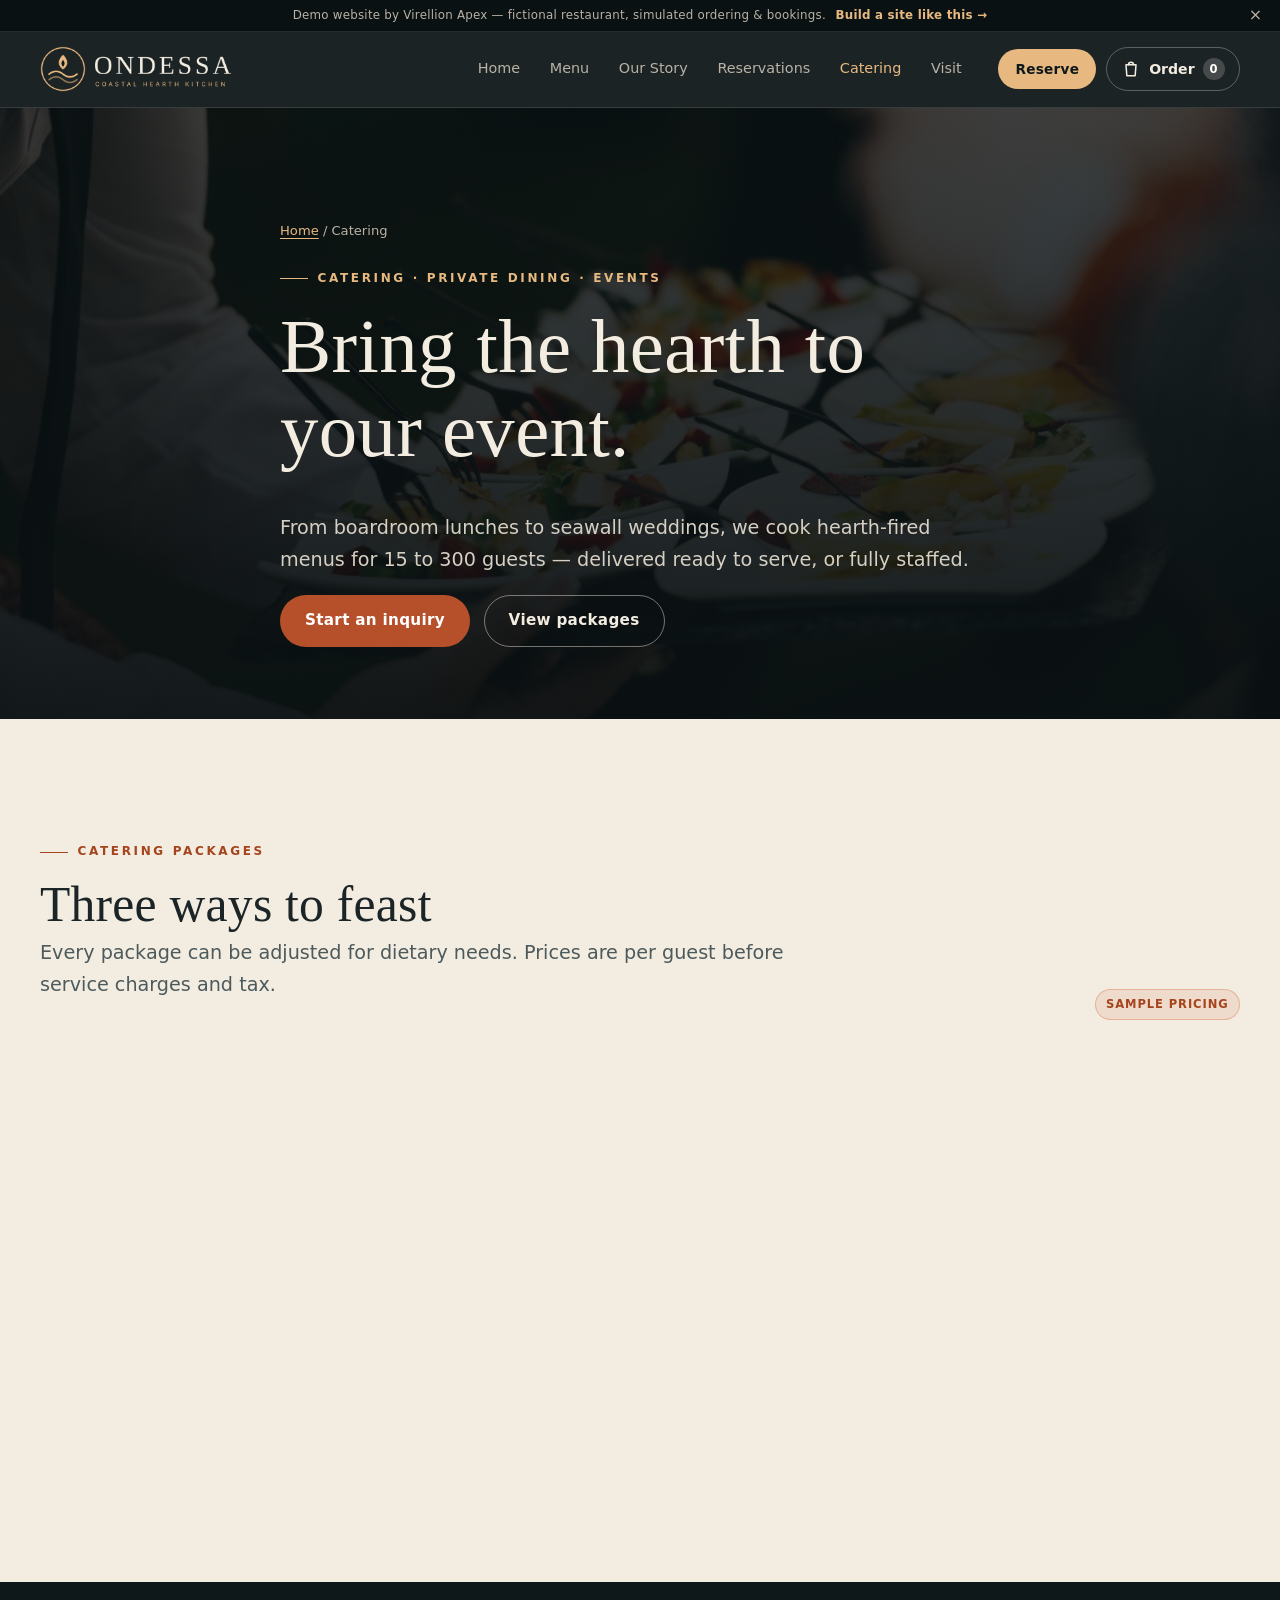
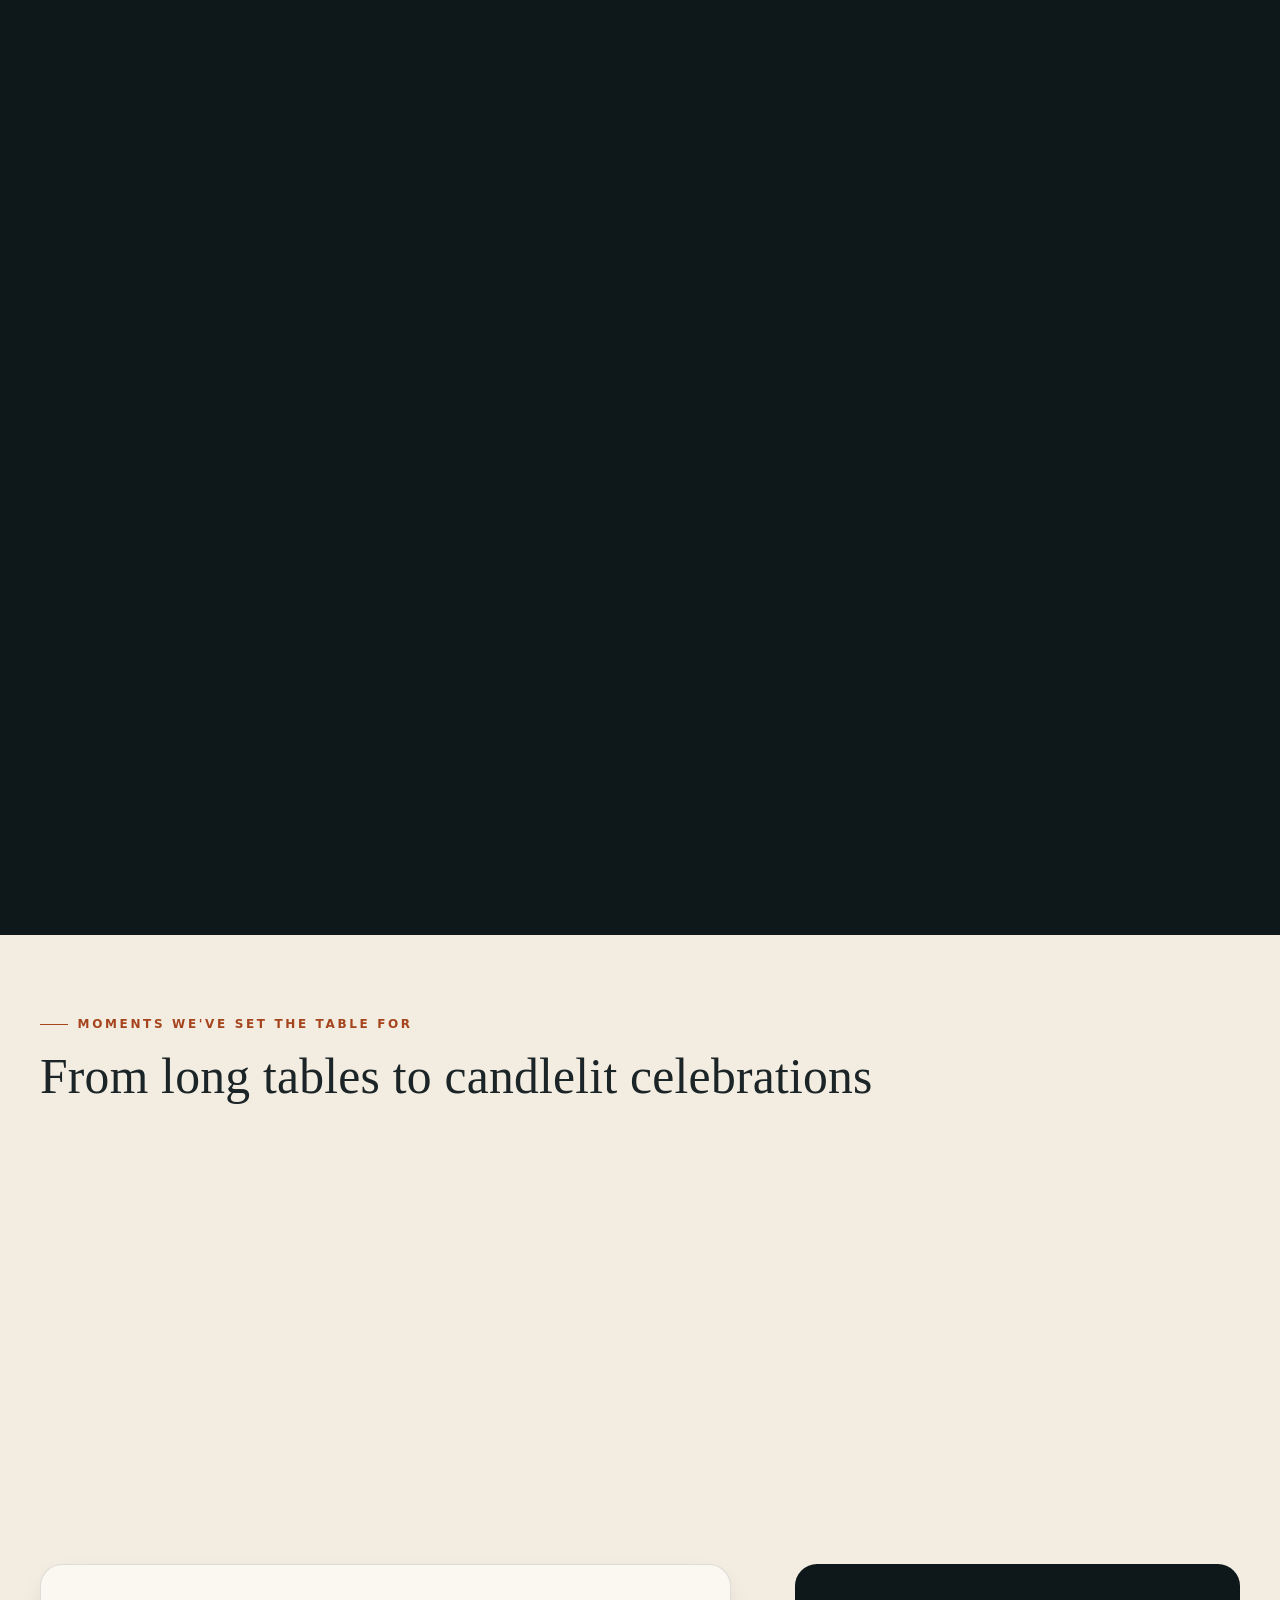
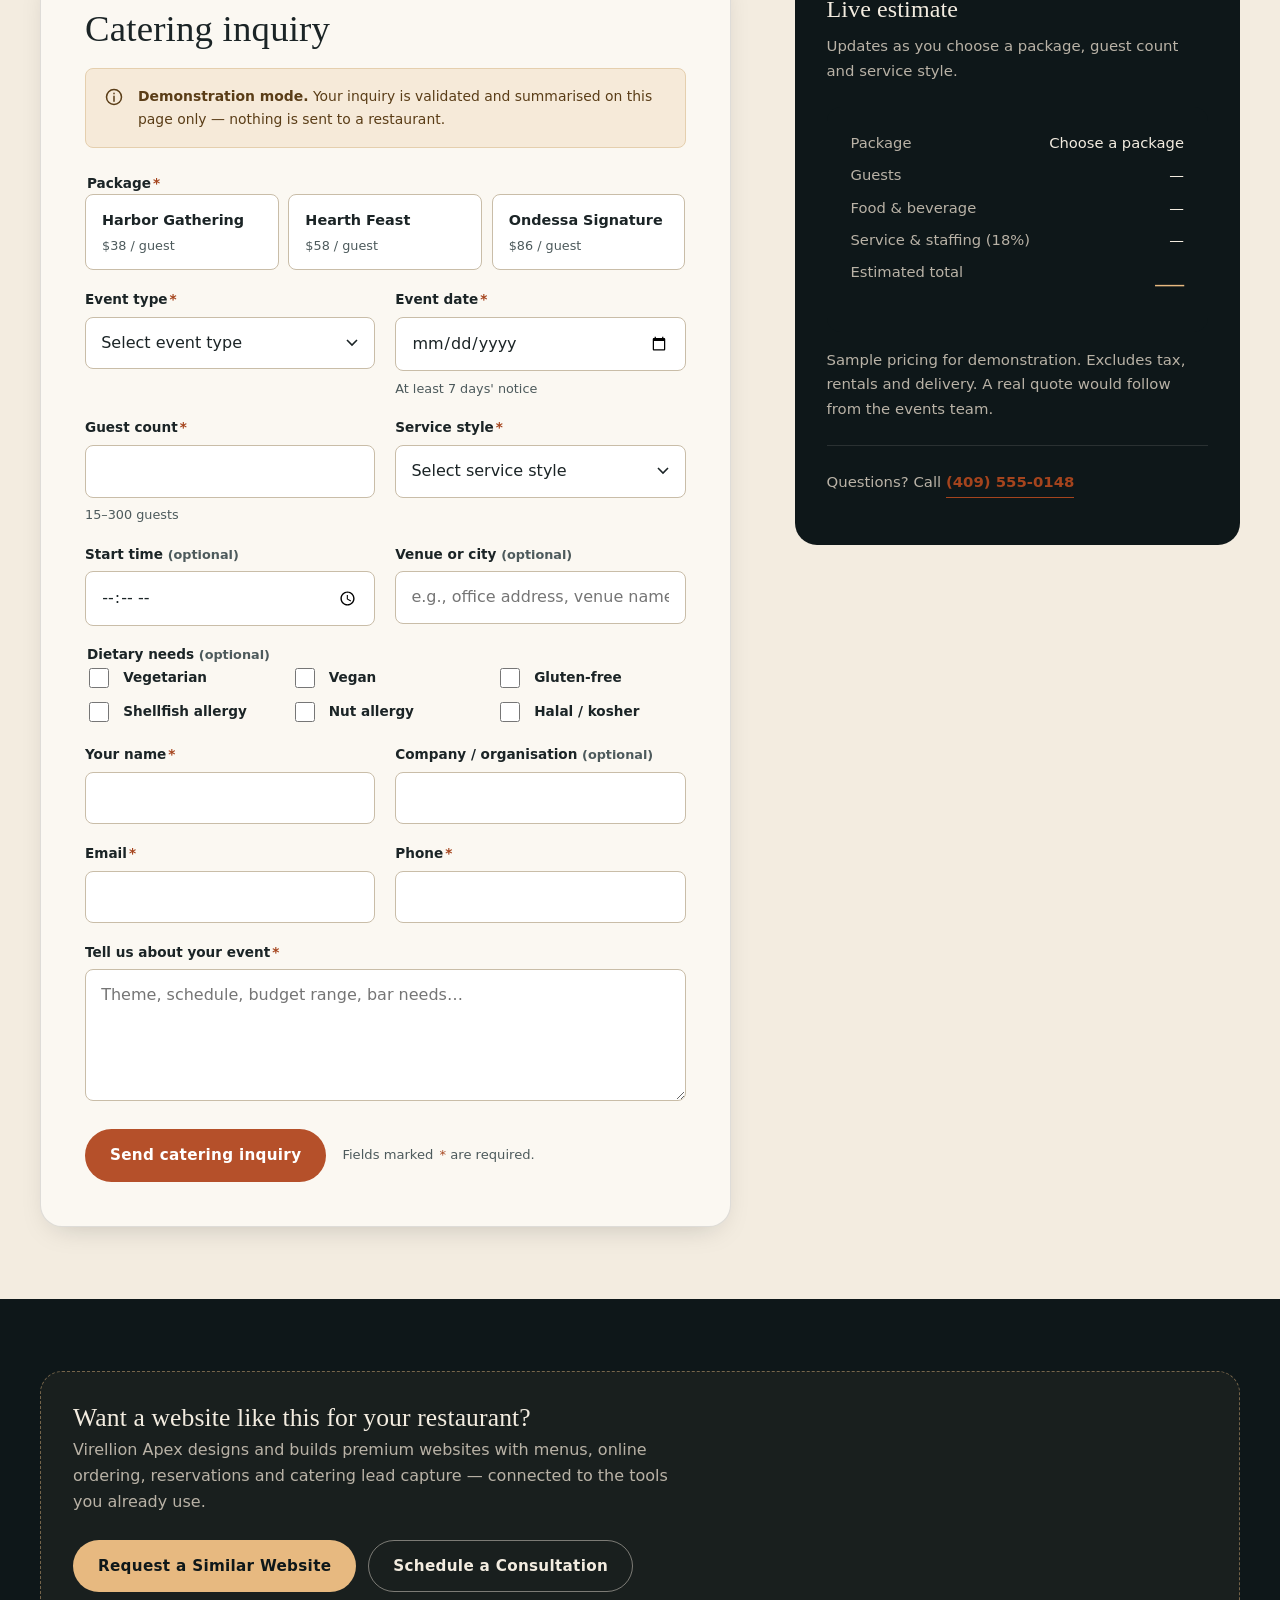
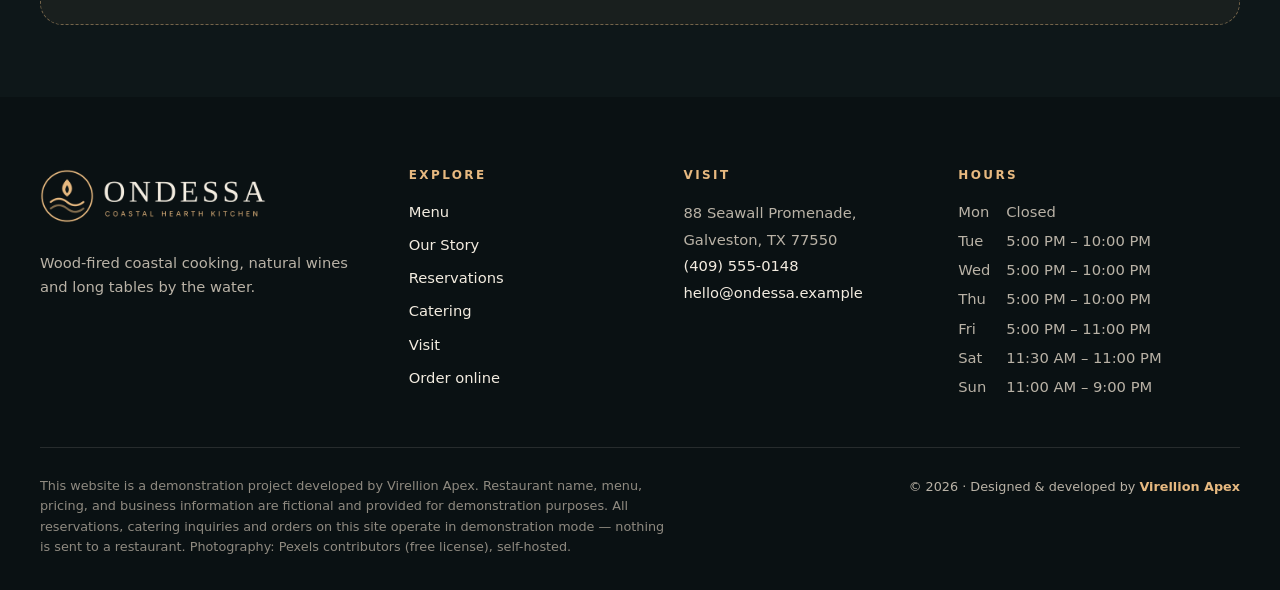
<file: catering.html>
<!DOCTYPE html>
<html lang="en" class="no-js">
<head>
  <meta charset="utf-8">
  <meta name="viewport" content="width=device-width, initial-scale=1, viewport-fit=cover">
  <title>Catering & Private Events | Ondessa Coastal Hearth Kitchen</title>
  <meta name="description" content="Hearth-fired catering for 15–300 guests: weddings, corporate events and celebrations. Compare packages and send an inquiry (demonstration).">
  <!-- Canonical URL: live GitHub Pages address. Update BASE in the generator / find-and-replace if a custom domain is connected. -->
  <link rel="canonical" href="https://lilmoniisenterprise.github.io/restaurant-demo/catering.html">
  <meta name="robots" content="index, follow">
  <!-- GitHub Pages can't send custom headers, so the Content-Security-Policy is set here (mirrors _headers for Cloudflare). -->
  <meta http-equiv="Content-Security-Policy" content="default-src 'self'; script-src 'self'; style-src 'self' https://fonts.googleapis.com; font-src 'self' https://fonts.gstatic.com; img-src 'self' data: blob:; connect-src 'self'; frame-src https://www.openstreetmap.org; object-src 'none'; base-uri 'self'; form-action 'self'">
  <meta name="referrer" content="strict-origin-when-cross-origin">
  <meta name="theme-color" content="#0e1719">
  <meta name="author" content="Virellion Apex">
  <!-- Open Graph -->
  <meta property="og:type" content="website">
  <meta property="og:site_name" content="Ondessa — Coastal Hearth Kitchen">
  <meta property="og:title" content="Catering & Private Events | Ondessa Coastal Hearth Kitchen">
  <meta property="og:description" content="Hearth-fired catering for 15–300 guests: weddings, corporate events and celebrations. Compare packages and send an inquiry (demonstration).">
  <meta property="og:url" content="https://lilmoniisenterprise.github.io/restaurant-demo/catering.html">
  <meta property="og:image" content="https://lilmoniisenterprise.github.io/restaurant-demo/assets/og-image.jpg">
  <meta property="og:image:width" content="1200">
  <meta property="og:image:height" content="630">
  <meta property="og:image:alt" content="Ondessa logo over an illustrated table of wood-fired coastal dishes">
  <meta property="og:locale" content="en_US">
  <!-- Twitter / X -->
  <meta name="twitter:card" content="summary_large_image">
  <meta name="twitter:title" content="Catering & Private Events | Ondessa Coastal Hearth Kitchen">
  <meta name="twitter:description" content="Hearth-fired catering for 15–300 guests: weddings, corporate events and celebrations. Compare packages and send an inquiry (demonstration).">
  <meta name="twitter:image" content="https://lilmoniisenterprise.github.io/restaurant-demo/assets/og-image.jpg">
  <!-- Icons & manifest -->
  <link rel="icon" href="assets/favicon.svg" type="image/svg+xml">
  <link rel="apple-touch-icon" href="assets/apple-touch-icon.png">
  <link rel="manifest" href="site.webmanifest">
  <!-- Fonts (Google Fonts, free; see README to self-host) -->
  <link rel="preconnect" href="https://fonts.googleapis.com">
  <link rel="preconnect" href="https://fonts.gstatic.com" crossorigin>
  <link rel="stylesheet" href="https://fonts.googleapis.com/css2?family=Cormorant+Garamond:ital,wght@0,400;0,500;0,600;1,400;1,500&amp;family=Inter:wght@400;500;600;700&amp;display=swap">
  <link rel="stylesheet" href="css/style.css">
  <script src="js/script.js" defer></script>
</head><body>
<a class="skip-link" href="#main">Skip to main content</a>
<div class="demo-ribbon" role="region" aria-label="Demonstration notice">
  <div class="container">
    <span>Demo website by Virellion Apex<span class="hide-sm"> — fictional restaurant, simulated ordering &amp; bookings</span>.</span>
    <a href="https://calendly.com/virellionapex/free-consultation" rel="noopener">Build a site like this →</a>
    <button type="button" aria-label="Dismiss demonstration notice">×</button>
  </div>
</div>
<header class="site-header">
  <div class="container">
    <a class="brand" href="index.html" aria-label="Ondessa, Coastal Hearth Kitchen — home"><img class="brand-logo" src="images/logo-header.png" alt="ONDESSA — Coastal Hearth Kitchen" width="560" height="134"></a>
    <nav class="site-nav" id="site-nav" aria-label="Main">
      <ul class="nav-list"><li><a href="index.html">Home</a></li><li><a href="menu.html">Menu</a></li><li><a href="about.html">Our Story</a></li><li><a href="reservations.html">Reservations</a></li><li><a href="catering.html" aria-current="page">Catering</a></li><li><a href="contact.html">Visit</a></li></ul>
      <div class="nav-cta-mobile">
        <a class="btn btn-primary btn-block" href="reservations.html"><svg viewBox="0 0 24 24" fill="none" stroke="currentColor" stroke-width="1.8" stroke-linecap="round" aria-hidden="true"><rect x="3" y="5" width="18" height="16" rx="2"/><path d="M3 10h18M8 3v4M16 3v4"/></svg>Reserve a Table</a>
        <a class="btn btn-ghost btn-block" href="tel:+14095550148"><svg viewBox="0 0 24 24" fill="none" stroke="currentColor" stroke-width="1.8" stroke-linejoin="round" aria-hidden="true"><path d="M5 3h4l2 5-2.5 1.5a11 11 0 0 0 6 6L16 13l5 2v4a2 2 0 0 1-2 2A16 16 0 0 1 3 5a2 2 0 0 1 2-2z"/></svg>(409) 555-0148</a>
      </div>
    </nav>
    <div class="header-actions">
      <a class="btn btn-brass btn-sm header-reserve" href="reservations.html">Reserve</a>
      <button type="button" class="cart-btn" data-open-cart aria-haspopup="dialog" aria-controls="cart-drawer" aria-label="Open your order">
        <svg viewBox="0 0 24 24" fill="none" stroke="currentColor" stroke-width="1.8" stroke-linecap="round" stroke-linejoin="round" aria-hidden="true"><path d="M6 7h12l-1 13H7L6 7z"/><path d="M9 7a3 3 0 0 1 6 0"/></svg><span class="cart-label">Order</span><span class="cart-count" data-count="0">0</span>
      </button>
      <button type="button" class="nav-toggle" aria-expanded="false" aria-controls="site-nav" aria-label="Open menu"><span></span></button>
    </div>
  </div>
</header>
<div class="toast-region" id="toast-region" role="status" aria-live="polite"></div>
<main id="main">
<section class="page-hero" aria-labelledby="cat-title">
  <img src="images/photos/event-canapes.jpg" srcset="images/photos/event-canapes-600.jpg 600w, images/photos/event-canapes.jpg 1200w" sizes="(max-width: 700px) 100vw, 50vw" alt="" width="1600" height="1100">
  <div class="container narrow">
    <p class="breadcrumb"><a href="index.html">Home</a> / Catering</p>
    <p class="eyebrow light">Catering · Private dining · Events</p>
    <h1 id="cat-title">Bring the hearth to your event.</h1>
    <p class="lead">From boardroom lunches to seawall weddings, we cook hearth-fired menus for 15 to 300 guests — delivered ready to serve, or fully staffed.</p>
    <div class="hero-actions"><a class="btn btn-primary" href="#inquiry">Start an inquiry</a><a class="btn btn-ghost" href="#packages">View packages</a></div>
  </div>
</section>

<section class="section" id="packages" aria-labelledby="pkg-title">
  <div class="container">
    <div class="section-head">
      <div><p class="eyebrow">Catering packages</p><h2 id="pkg-title">Three ways to feast</h2><p class="lead">Every package can be adjusted for dietary needs. Prices are per guest before service charges and tax.</p></div>
      <span class="demo-chip">Sample pricing</span>
    </div>
    <div class="grid-3">
      <article class="card package-card reveal">
  
  <div class="card-body">
    <h3>Harbor Gathering</h3>
    <p class="pp">$38<small> / guest</small></p>
    <p>Relaxed, abundant and easy to serve — ideal for offices and casual celebrations.</p>
    <ul><li>Hearth flatbreads &amp; dips</li><li>Ember-roasted vegetables</li><li>Choice of two mains</li><li>Citrus olive oil cake</li></ul>
    <div class="dish-foot"><span class="hint">Minimum 15 guests</span><button type="button" class="btn btn-outline btn-sm" data-select-package="harbor">Select package</button></div>
  </div>
</article>
      <article class="card package-card reveal featured">
  <span class="ribbon">Most booked</span>
  <div class="card-body">
    <h3>Hearth Feast</h3>
    <p class="pp">$58<small> / guest</small></p>
    <p>Our signature family-style menu with show-stopping paella pans and platters.</p>
    <ul><li>Chef's grazing spread</li><li>Saffron seafood paella</li><li>Slow-fired lamb or whole branzino</li><li>Seasonal sides &amp; dessert table</li></ul>
    <div class="dish-foot"><span class="hint">Minimum 15 guests</span><button type="button" class="btn btn-outline btn-sm" data-select-package="hearth">Select package</button></div>
  </div>
</article>
      <article class="card package-card reveal">
  
  <div class="card-body">
    <h3>Ondessa Signature</h3>
    <p class="pp">$86<small> / guest</small></p>
    <p>A refined multi-course experience for weddings, galas and milestone events.</p>
    <ul><li>Passed canapés &amp; crudo bar</li><li>Harbor seafood towers</li><li>Plated three-course dinner</li><li>Dessert, coffee &amp; petit fours</li></ul>
    <div class="dish-foot"><span class="hint">Minimum 15 guests</span><button type="button" class="btn btn-outline btn-sm" data-select-package="signature">Select package</button></div>
  </div>
</article>
    </div>
  </div>
</section>

<section class="section on-dark" aria-labelledby="events-title">
  <div class="container">
    <div class="split">
      <div class="reveal">
        <p class="eyebrow">Events we cater</p>
        <h2 id="events-title">Made for the moments that matter</h2>
        <div class="grid-2-icons">
          <ul class="feature-list">
            <li><span class="ico"><svg viewBox="0 0 24 24" fill="none" stroke="currentColor" stroke-width="1.8" stroke-linecap="round" aria-hidden="true"><circle cx="12" cy="14" r="6"/><path d="M9 4h6l-1.5 4h-3z"/></svg></span><div><strong>Weddings &amp; rehearsal dinners</strong><span>Family-style feasts or plated courses, with tasting appointments.</span></div></li>
            <li><span class="ico"><svg viewBox="0 0 24 24" fill="none" stroke="currentColor" stroke-width="1.8" stroke-linecap="round" aria-hidden="true"><rect x="3" y="7" width="18" height="13" rx="2"/><path d="M9 7V5a2 2 0 0 1 2-2h2a2 2 0 0 1 2 2v2M3 13h18"/></svg></span><div><strong>Corporate &amp; team events</strong><span>Lunch drop-offs, offsites and client dinners with invoicing.</span></div></li>
            <li><span class="ico"><svg viewBox="0 0 24 24" fill="none" stroke="currentColor" stroke-width="1.8" stroke-linecap="round" aria-hidden="true"><rect x="3" y="8" width="18" height="5"/><path d="M5 13v8h14v-8M12 8v13M12 8C10 4 6 4 7 7c.5 1 5 1 5 1zm0 0c2-4 6-4 5-1-.5 1-5 1-5 1z"/></svg></span><div><strong>Celebrations</strong><span>Birthdays, graduations, showers and anniversaries.</span></div></li>
            <li><span class="ico"><svg viewBox="0 0 24 24" fill="none" stroke="currentColor" stroke-width="1.8" stroke-linecap="round" aria-hidden="true"><path d="M7 3h10l-1 7a4 4 0 0 1-8 0L7 3zM12 14v7M8 21h8"/></svg></span><div><strong>Holiday parties</strong><span>Seasonal menus and bar packages for groups of every size.</span></div></li>
          </ul>
        </div>
      </div>
      <figure class="media-frame reveal"><img src="images/photos/catering-buffet.jpg" srcset="images/photos/catering-buffet-600.jpg 600w, images/photos/catering-buffet.jpg 1200w" sizes="(max-width: 700px) 100vw, 50vw" alt="Catering buffet with platters of smoked salmon, fresh fruit and salads" width="1600" height="1100" loading="lazy" decoding="async"></figure>
    </div>
    <ol class="steps reveal mt-xl" aria-label="How catering works">
      <li><b>Inquire</b><span>Share your date, guest count and the feel of the event.</span></li>
      <li><b>Plan</b><span>Our events lead sends a tailored menu and quote within two business days.</span></li>
      <li><b>Taste</b><span>For events over 75 guests, join us for a complimentary tasting.</span></li>
      <li><b>Feast</b><span>We deliver, set up and — if you like — staff the whole evening.</span></li>
    </ol>
  </div>
</section>

<section class="section-tight" aria-labelledby="gallery-title">
  <div class="container">
    <div class="section-head"><div><p class="eyebrow">Moments we've set the table for</p><h2 id="gallery-title">From long tables to candlelit celebrations</h2></div></div>
    <div class="photo-gallery">
      <figure class="media-frame reveal"><img src="images/photos/long-table.jpg" srcset="images/photos/long-table-600.jpg 600w, images/photos/long-table.jpg 1200w" sizes="(max-width: 700px) 100vw, 50vw" alt="A long outdoor banquet table set with candles and glassware at dusk" width="1200" height="900" loading="lazy" decoding="async"><figcaption>Garden rehearsal dinner</figcaption></figure>
      <figure class="media-frame reveal"><img src="images/photos/wedding-table.jpg" srcset="images/photos/wedding-table-600.jpg 600w, images/photos/wedding-table.jpg 1200w" sizes="(max-width: 700px) 100vw, 50vw" alt="Candlelit wedding reception table with pink roses and crystal glasses" width="1200" height="900" loading="lazy" decoding="async"><figcaption>Wedding reception</figcaption></figure>
      <figure class="media-frame reveal"><img src="images/photos/chef-finishing.jpg" srcset="images/photos/chef-finishing-600.jpg 600w, images/photos/chef-finishing.jpg 1200w" sizes="(max-width: 700px) 100vw, 50vw" alt="A chef adding a crisp garnish to a plated dish" width="1200" height="900" loading="lazy" decoding="async"><figcaption>Plated chef's dinner</figcaption></figure>
    </div>
  </div>
</section>

<section class="section-tight" id="inquiry" aria-labelledby="inq-title">
  <div class="container form-layout">
    <div class="form-card">
      <h2 id="inq-title">Catering inquiry</h2>
      <div class="demo-notice"><svg viewBox="0 0 24 24" fill="none" stroke="currentColor" stroke-width="1.8" stroke-linecap="round" aria-hidden="true"><circle cx="12" cy="12" r="9"/><path d="M12 11v6M12 7.5v.5"/></svg><span><strong>Demonstration mode.</strong> Your inquiry is validated and summarised on this page only — nothing is sent to a restaurant.</span></div>
      <form id="catering-form" novalidate>
        <div class="error-summary" role="alert" hidden></div>
        <div class="form-grid">
          <fieldset class="field full">
            <legend>Package<span class="req" aria-hidden="true">*</span></legend>
            <div class="choice-row">
              <label class="choice"><input type="radio" name="package" value="harbor" required aria-describedby="package-error"><span>Harbor Gathering<small>$38 / guest</small></span></label>
              <label class="choice"><input type="radio" name="package" value="hearth"><span>Hearth Feast<small>$58 / guest</small></span></label>
              <label class="choice"><input type="radio" name="package" value="signature"><span>Ondessa Signature<small>$86 / guest</small></span></label>
            </div>
            <p class="field-error" id="package-error"></p>
          </fieldset>
          <div class="field">
  <label for="cat-event">Event type<span class="req" aria-hidden="true">*</span></label>
  <select id="cat-event" name="eventType" required aria-describedby="cat-event-error"><option value="">Select event type</option><option>Wedding / rehearsal dinner</option><option>Corporate event</option><option>Birthday / celebration</option><option>Holiday party</option><option>Fundraiser / gala</option><option>Other</option></select>
  <p class="field-error" id="cat-event-error"></p>
</div>
          <div class="field">
  <label for="cat-date">Event date<span class="req" aria-hidden="true">*</span></label>
  <input id="cat-date" name="eventDate" type="date" required aria-describedby="cat-date-hint cat-date-error"><span class="hint" id="cat-date-hint">At least 7 days' notice</span>
  <p class="field-error" id="cat-date-error"></p>
</div>
          <div class="field">
  <label for="cat-guests">Guest count<span class="req" aria-hidden="true">*</span></label>
  <input id="cat-guests" name="guests" type="number" inputmode="numeric" min="15" max="300" step="1" required data-msg-min="Catering starts at 15 guests." data-msg-max="For more than 300 guests, please call us directly." aria-describedby="cat-guests-hint cat-guests-error"><span class="hint" id="cat-guests-hint">15–300 guests</span>
  <p class="field-error" id="cat-guests-error"></p>
</div>
          <div class="field">
  <label for="cat-style">Service style<span class="req" aria-hidden="true">*</span></label>
  <select id="cat-style" name="serviceStyle" required aria-describedby="cat-style-error"><option value="">Select service style</option><option>Drop-off (ready to serve)</option><option>Buffet with staff</option><option>Family-style</option><option>Plated service</option></select>
  <p class="field-error" id="cat-style-error"></p>
</div>
          <div class="field">
  <label for="cat-start">Start time <span class="hint">(optional)</span></label>
  <input id="cat-start" name="startTime" type="time">
  <p class="field-error" id="cat-start-error"></p>
</div>
          <div class="field">
  <label for="cat-venue">Venue or city <span class="hint">(optional)</span></label>
  <input id="cat-venue" name="venue" autocomplete="off" placeholder="e.g., office address, venue name">
  <p class="field-error" id="cat-venue-error"></p>
</div>
          <fieldset class="field full">
            <legend>Dietary needs <span class="hint">(optional)</span></legend>
            <div class="check-grid">
              <label class="check"><input type="checkbox" name="dietary" value="Vegetarian"><span>Vegetarian</span></label>
              <label class="check"><input type="checkbox" name="dietary" value="Vegan"><span>Vegan</span></label>
              <label class="check"><input type="checkbox" name="dietary" value="Gluten-free"><span>Gluten-free</span></label>
              <label class="check"><input type="checkbox" name="dietary" value="Shellfish allergy"><span>Shellfish allergy</span></label>
              <label class="check"><input type="checkbox" name="dietary" value="Nut allergy"><span>Nut allergy</span></label>
              <label class="check"><input type="checkbox" name="dietary" value="Halal / kosher"><span>Halal / kosher</span></label>
            </div>
          </fieldset>
          <div class="field">
  <label for="cat-name">Your name<span class="req" aria-hidden="true">*</span></label>
  <input id="cat-name" name="name" autocomplete="name" required aria-describedby="cat-name-error">
  <p class="field-error" id="cat-name-error"></p>
</div>
          <div class="field">
  <label for="cat-company">Company / organisation <span class="hint">(optional)</span></label>
  <input id="cat-company" name="company" autocomplete="organization">
  <p class="field-error" id="cat-company-error"></p>
</div>
          <div class="field">
  <label for="cat-email">Email<span class="req" aria-hidden="true">*</span></label>
  <input id="cat-email" name="email" type="email" autocomplete="email" required aria-describedby="cat-email-error">
  <p class="field-error" id="cat-email-error"></p>
</div>
          <div class="field">
  <label for="cat-phone">Phone<span class="req" aria-hidden="true">*</span></label>
  <input id="cat-phone" name="phone" type="tel" inputmode="tel" autocomplete="tel" required aria-describedby="cat-phone-error">
  <p class="field-error" id="cat-phone-error"></p>
</div>
          <div class="field full">
  <label for="cat-details">Tell us about your event<span class="req" aria-hidden="true">*</span></label>
  <textarea id="cat-details" name="details" rows="4" maxlength="1500" required minlength="10" placeholder="Theme, schedule, budget range, bar needs…" aria-describedby="cat-details-error"></textarea>
  <p class="field-error" id="cat-details-error"></p>
</div>
        </div>
        <div class="form-actions">
          <button type="submit" class="btn btn-primary">Send catering inquiry</button>
          <p class="form-note">Fields marked <span class="req">*</span> are required.</p>
        </div>
      </form>
      <div class="confirmation" id="cat-confirmation" hidden>
        <div class="check-badge"><svg viewBox="0 0 24 24" fill="none" stroke="currentColor" stroke-width="2.2" stroke-linecap="round" stroke-linejoin="round" aria-hidden="true"><path d="M5 12.5l4.5 4.5L19 7.5"/></svg></div>
        <h2 id="cat-confirm-heading" tabindex="-1">Demo inquiry complete</h2>
        <p>Your inquiry passed validation. <strong>This is a demonstration — nothing was sent to a catering team.</strong></p>
        <dl class="summary-list" id="cat-summary"></dl>
        <button type="button" class="btn btn-primary" id="cat-again">Start a new inquiry</button>
      </div>
    </div>
    <aside class="aside-card" aria-labelledby="est-title">
      <h3 id="est-title">Live estimate</h3>
      <p>Updates as you choose a package, guest count and service style.</p>
      <div class="estimate-box" aria-live="polite">
        <dl>
          <dt>Package</dt><dd id="est-package">Choose a package</dd>
          <dt>Guests</dt><dd id="est-guests">—</dd>
          <dt>Food &amp; beverage</dt><dd id="est-food">—</dd>
          <dt>Service &amp; staffing (18%)</dt><dd id="est-service">—</dd>
          <dt>Estimated total</dt><dd class="total" id="est-total">—</dd>
        </dl>
      </div>
      <p class="hint hint-light mt-s">Sample pricing for demonstration. Excludes tax, rentals and delivery. A real quote would follow from the events team.</p>
      <hr>
      <p>Questions? Call <a class="link-arrow" href="tel:+14095550148">(409) 555-0148</a></p>
    </aside>
  </div>
</section>
</main>
<section class="section-tight on-dark">
  <div class="container">
    <div class="agency-cta">
      <div>
        <h3>Want a website like this for your restaurant?</h3>
        <p>Virellion Apex designs and builds premium websites with menus, online ordering, reservations and catering lead capture — connected to the tools you already use.</p>
      </div>
      <div class="cta-actions">
        <a class="btn btn-brass" href="https://calendly.com/virellionapex/free-consultation" rel="noopener">Request a Similar Website</a>
        <a class="btn btn-ghost" href="https://calendly.com/virellionapex/free-consultation" rel="noopener">Schedule a Consultation</a>
      </div>
    </div>
  </div>
</section>
<footer class="site-footer">
  <div class="container">
    <div class="footer-grid">
      <div class="footer-brand">
        <a class="brand" href="index.html" aria-label="Ondessa home"><img class="brand-logo footer-logo" src="images/logo-header.png" alt="ONDESSA — Coastal Hearth Kitchen" width="560" height="134"></a>
        <p>Wood-fired coastal cooking, natural wines and long tables by the water.</p>
      </div>
      <div>
        <h2>Explore</h2>
        <ul><li><a href="menu.html">Menu</a></li><li><a href="about.html">Our Story</a></li><li><a href="reservations.html">Reservations</a></li><li><a href="catering.html">Catering</a></li><li><a href="contact.html">Visit</a></li><li><a href="#" data-open-cart>Order online</a></li></ul>
      </div>
      <div>
        <h2>Visit</h2>
        <address>88 Seawall Promenade, Galveston, TX 77550<br><a href="tel:+14095550148">(409) 555-0148</a><br><a href="mailto:hello@ondessa.example">hello@ondessa.example</a></address>
      </div>
      <div>
        <h2>Hours</h2>
        <div class="footer-hours"><span>Mon</span><span>Closed</span><span>Tue</span><span>5:00 PM – 10:00 PM</span><span>Wed</span><span>5:00 PM – 10:00 PM</span><span>Thu</span><span>5:00 PM – 10:00 PM</span><span>Fri</span><span>5:00 PM – 11:00 PM</span><span>Sat</span><span>11:30 AM – 11:00 PM</span><span>Sun</span><span>11:00 AM – 9:00 PM</span></div>
      </div>
    </div>
    <div class="footer-bottom">
      <p class="disclaimer">This website is a demonstration project developed by Virellion Apex. Restaurant name, menu, pricing, and business information are fictional and provided for demonstration purposes. All reservations, catering inquiries and orders on this site operate in demonstration mode — nothing is sent to a restaurant. Photography: Pexels contributors (free license), self-hosted.</p>
      <p class="built-by">© <span data-year>2026</span> · Designed &amp; developed by <a href="https://virellionapex.com" rel="noopener">Virellion Apex</a></p>
    </div>
  </div>
</footer>

<dialog class="drawer" id="cart-drawer" aria-labelledby="drawer-title">
  <div class="drawer-head">
    <h2 id="drawer-title">Your Order</h2>
    <button type="button" class="icon-btn" data-close-drawer aria-label="Close order panel">×</button>
  </div>

  <!-- VIEW: cart -->
  <div class="drawer-view" data-view="cart">
    <div class="drawer-body">
      <div class="demo-notice"><svg viewBox="0 0 24 24" fill="none" stroke="currentColor" stroke-width="1.8" stroke-linecap="round" aria-hidden="true"><circle cx="12" cy="12" r="9"/><path d="M12 11v6M12 7.5v.5"/></svg><span><strong>Demo ordering.</strong> Add dishes, adjust quantities and try checkout. No order is sent and no payment is taken.</span></div>
      <div class="segmented" role="radiogroup" aria-label="Order type">
        <label><input type="radio" name="order-mode" value="pickup" checked><span>Pickup</span></label>
        <label><input type="radio" name="order-mode" value="delivery"><span>Delivery</span></label>
      </div>
      <ul class="cart-items" id="cart-items" aria-label="Items in your order"></ul>
      <div class="cart-empty" id="cart-empty">
        <svg viewBox="0 0 24 24" fill="none" stroke="currentColor" stroke-width="1.8" stroke-linecap="round" stroke-linejoin="round" aria-hidden="true"><path d="M6 7h12l-1 13H7L6 7z"/><path d="M9 7a3 3 0 0 1 6 0"/></svg>
        <p>Your order is empty.</p>
        <a class="btn btn-brass btn-sm" href="menu.html">Browse the menu</a>
      </div>
    </div>
    <div class="drawer-foot" id="cart-foot" hidden>
      <dl class="totals" aria-label="Order totals">
        <dt>Subtotal</dt><dd id="t-subtotal">$0.00</dd>
        <dt id="t-fee-label">Delivery fee</dt><dd id="t-fee-row"><span id="t-fee">$0.00</span></dd>
        <dt>Est. tax (8.25%)</dt><dd id="t-tax">$0.00</dd>
        <dt class="grand">Total</dt><dd class="grand" id="t-total">$0.00</dd>
      </dl>
      <button type="button" class="btn btn-primary btn-block" id="to-checkout">Continue to checkout</button>
      <button type="button" class="remove-btn" id="clear-cart" data-center>Clear order</button>
    </div>
  </div>

  <!-- VIEW: checkout -->
  <div class="drawer-view" data-view="checkout" hidden>
    <form class="drawer-body" id="checkout-form" novalidate>
      <div class="error-summary" role="alert" hidden></div>
      <div class="form-grid">
        <div class="field">
          <label for="co-name">Full name<span class="req" aria-hidden="true">*</span></label>
          <input id="co-name" name="name" autocomplete="name" required aria-describedby="co-name-error">
          <p class="field-error" id="co-name-error"></p>
        </div>
        <div class="field">
          <label for="co-phone">Mobile phone<span class="req" aria-hidden="true">*</span></label>
          <input id="co-phone" name="phone" type="tel" autocomplete="tel" inputmode="tel" required aria-describedby="co-phone-hint co-phone-error">
          <span class="hint" id="co-phone-hint">For order updates. Demo only — nothing is sent.</span>
          <p class="field-error" id="co-phone-error"></p>
        </div>
        <div class="field">
          <label for="co-email">Email<span class="req" aria-hidden="true">*</span></label>
          <input id="co-email" name="email" type="email" autocomplete="email" required aria-describedby="co-email-error">
          <p class="field-error" id="co-email-error"></p>
        </div>
        <div class="field" id="checkout-address-wrap" hidden>
          <label for="co-address">Delivery address<span class="req" aria-hidden="true">*</span></label>
          <input id="co-address" name="address" autocomplete="street-address" aria-describedby="co-address-error">
          <p class="field-error" id="co-address-error"></p>
        </div>
        <div class="field">
          <label for="co-time" id="co-mode-label">Pickup time</label>
          <select id="co-time" name="time" required data-label="Time" aria-describedby="co-time-error"></select>
          <p class="field-error" id="co-time-error"></p>
        </div>
        <div class="field">
          <label for="co-notes">Kitchen notes <span class="hint">(optional)</span></label>
          <textarea id="co-notes" name="notes" rows="3" maxlength="400" placeholder="Allergies, utensils, etc."></textarea>
        </div>
      </div>

      <fieldset class="co-section">
        <legend>Add a tip for the kitchen</legend>
        <div class="segmented seg-4" role="radiogroup" aria-label="Tip amount">
          <label><input type="radio" name="tip" value="0.15"><span>15%</span></label>
          <label><input type="radio" name="tip" value="0.18" checked><span>18%</span></label>
          <label><input type="radio" name="tip" value="0.20"><span>20%</span></label>
          <label><input type="radio" name="tip" value="0"><span>None</span></label>
        </div>
      </fieldset>

      <fieldset class="co-section">
        <legend>Payment</legend>
        <div class="pay-methods" role="radiogroup" aria-label="Payment method">
          <label class="pay-method"><input type="radio" name="paymethod" value="card" checked><span><svg viewBox="0 0 24 24" fill="none" stroke="currentColor" stroke-width="1.8" stroke-linecap="round" aria-hidden="true"><rect x="2.5" y="5" width="19" height="14" rx="2"/><path d="M2.5 10h19M6 15h4"/></svg>Card</span></label>
          <label class="pay-method"><input type="radio" name="paymethod" value="apple"><span><b class="wallet-mark">&#9679;</b>Apple Pay</span></label>
          <label class="pay-method"><input type="radio" name="paymethod" value="google"><span><b class="wallet-mark g">G</b>Google Pay</span></label>
          <label class="pay-method"><input type="radio" name="paymethod" value="pickup"><span><svg viewBox="0 0 24 24" fill="none" stroke="currentColor" stroke-width="1.8" stroke-linecap="round" stroke-linejoin="round" aria-hidden="true"><path d="M6 7h12l-1 13H7L6 7z"/><path d="M9 7a3 3 0 0 1 6 0"/></svg>Pay at pickup</span></label>
        </div>

        <div class="pay-panel" data-pay="card">
          <div class="card-element">
            <div class="ce-top"><span class="test-badge">Test mode</span><span class="brands"><i>VISA</i><i>MC</i><i>AMEX</i></span></div>
            <label class="ce-field ce-full"><span>Card number</span><input value="4242 4242 4242 4242" readonly aria-readonly="true" tabindex="-1" autocomplete="off" inputmode="none"><b class="ce-lock"><svg viewBox="0 0 24 24" fill="none" stroke="currentColor" stroke-width="2.2" stroke-linecap="round" stroke-linejoin="round" aria-hidden="true"><path d="M5 12.5l4.5 4.5L19 7.5"/></svg></b></label>
            <label class="ce-field"><span>Expiry</span><input value="12 / 34" readonly aria-readonly="true" tabindex="-1" autocomplete="off"></label>
            <label class="ce-field"><span>CVC</span><input value="•••" readonly aria-readonly="true" tabindex="-1" autocomplete="off"></label>
            <label class="ce-field"><span>ZIP</span><input value="77550" readonly aria-readonly="true" tabindex="-1" autocomplete="off"></label>
          </div>
          <p class="pay-note"><svg viewBox="0 0 24 24" fill="none" stroke="currentColor" stroke-width="1.8" stroke-linecap="round" aria-hidden="true"><circle cx="12" cy="12" r="9"/><path d="M12 11v6M12 7.5v.5"/></svg><span>This demo uses a pre-filled <strong>test card</strong> and never accepts real card numbers. On a live site this panel is a secure, PCI-compliant payment form (e.g. Stripe or Square) and the card is charged when you tap Pay.</span></p>
        </div>
        <div class="pay-panel" data-pay="apple" hidden><p class="pay-note"><svg viewBox="0 0 24 24" fill="none" stroke="currentColor" stroke-width="1.8" stroke-linecap="round" aria-hidden="true"><circle cx="12" cy="12" r="9"/><path d="M12 11v6M12 7.5v.5"/></svg><span>Tap <strong>Pay</strong> to see how a one-touch wallet checkout works. Demo only — no wallet is charged.</span></p></div>
        <div class="pay-panel" data-pay="google" hidden><p class="pay-note"><svg viewBox="0 0 24 24" fill="none" stroke="currentColor" stroke-width="1.8" stroke-linecap="round" aria-hidden="true"><circle cx="12" cy="12" r="9"/><path d="M12 11v6M12 7.5v.5"/></svg><span>Tap <strong>Pay</strong> to preview a one-touch Google Pay checkout. Demo only — nothing is charged.</span></p></div>
        <div class="pay-panel" data-pay="pickup" hidden><p class="pay-note"><svg viewBox="0 0 24 24" fill="none" stroke="currentColor" stroke-width="1.8" stroke-linecap="round" aria-hidden="true"><circle cx="12" cy="12" r="9"/><path d="M12 11v6M12 7.5v.5"/></svg><span>Reserve your order now and pay by card or cash when you collect it.</span></p></div>
      </fieldset>

      <dl class="totals co-totals" aria-label="Order total">
        <dt>Subtotal</dt><dd id="co-subtotal">$0.00</dd>
        <dt id="co-fee-label">Delivery fee</dt><dd id="co-fee">$0.00</dd>
        <dt>Est. tax (8.25%)</dt><dd id="co-tax">$0.00</dd>
        <dt>Tip</dt><dd id="co-tip">$0.00</dd>
        <dt class="grand">Total</dt><dd class="grand" id="co-total">$0.00</dd>
      </dl>
      <div class="form-actions">
        <button type="submit" class="btn btn-primary btn-block pay-btn" id="pay-btn"><svg viewBox="0 0 24 24" fill="none" stroke="currentColor" stroke-width="1.8" stroke-linecap="round" aria-hidden="true"><rect x="2.5" y="5" width="19" height="14" rx="2"/><path d="M2.5 10h19M6 15h4"/></svg><span id="pay-label">Pay $0.00</span></button>
        <button type="button" class="btn btn-ghost btn-block" id="back-to-cart">Back to order</button>
      </div>
      <p class="secure-line"><svg viewBox="0 0 24 24" fill="none" stroke="currentColor" stroke-width="2.2" stroke-linecap="round" stroke-linejoin="round" aria-hidden="true"><path d="M5 12.5l4.5 4.5L19 7.5"/></svg> Encrypted checkout · Demo mode — no money moves</p>
    </form>
  </div>

  <!-- Wallet sheet (simulated Apple Pay / Google Pay) -->
  <div class="wallet-sheet" id="wallet-sheet" hidden role="dialog" aria-modal="true" aria-labelledby="ws-title">
    <div class="ws-card">
      <p class="ws-brand" id="ws-title">Apple Pay</p>
      <dl class="ws-rows"><dt>Pay</dt><dd>ONDESSA (DEMO)</dd><dt>Card</dt><dd>Visa •••• 4242</dd><dt>Contact</dt><dd id="ws-contact"></dd></dl>
      <p class="ws-total"><span>Total</span><strong id="ws-total">$0.00</strong></p>
      <button type="button" class="btn btn-brass btn-block" id="ws-confirm">Confirm payment</button>
      <button type="button" class="remove-btn" id="ws-cancel" data-center>Cancel</button>
    </div>
  </div>

  <!-- Processing overlay -->
  <div class="processing" id="processing" hidden role="status" aria-live="polite">
    <div class="spinner" aria-hidden="true"></div>
    <ol class="proc-steps">
      <li data-step="0">Securing connection</li>
      <li data-step="1" id="proc-auth">Authorizing payment</li>
      <li data-step="2">Sending order to the kitchen</li>
    </ol>
  </div>

  <!-- VIEW: confirmation -->
  <div class="drawer-view" data-view="done" hidden>
    <div class="drawer-body confirmation">
      <div class="check-badge"><svg viewBox="0 0 24 24" fill="none" stroke="currentColor" stroke-width="2.2" stroke-linecap="round" stroke-linejoin="round" aria-hidden="true"><path d="M5 12.5l4.5 4.5L19 7.5"/></svg></div>
      <h3 id="done-heading" tabindex="-1">Order confirmed!</h3>
      <p id="done-sub">Thanks — the kitchen has your order.</p>
      <ol class="tracker" id="tracker" aria-label="Order status">
        <li class="done"><b></b><span>Received</span></li>
        <li><b></b><span>Preparing</span></li>
        <li><b></b><span id="tracker-ready">Ready for pickup</span></li>
      </ol>
      <p class="hint hint-light" id="tracker-eta"></p>
      <dl class="summary-list" id="order-summary"></dl>
      <p class="demo-footnote">Demonstration only: no payment was taken and no order was sent to a restaurant.</p>
      <div class="cta-actions justify-center">
        <a class="btn btn-ghost btn-sm" href="menu.html" id="done-menu">Order more</a>
        <button type="button" class="btn btn-brass btn-sm" id="done-close">Close</button>
      </div>
    </div>
  </div>
</dialog>
</body>
</html>
</file>
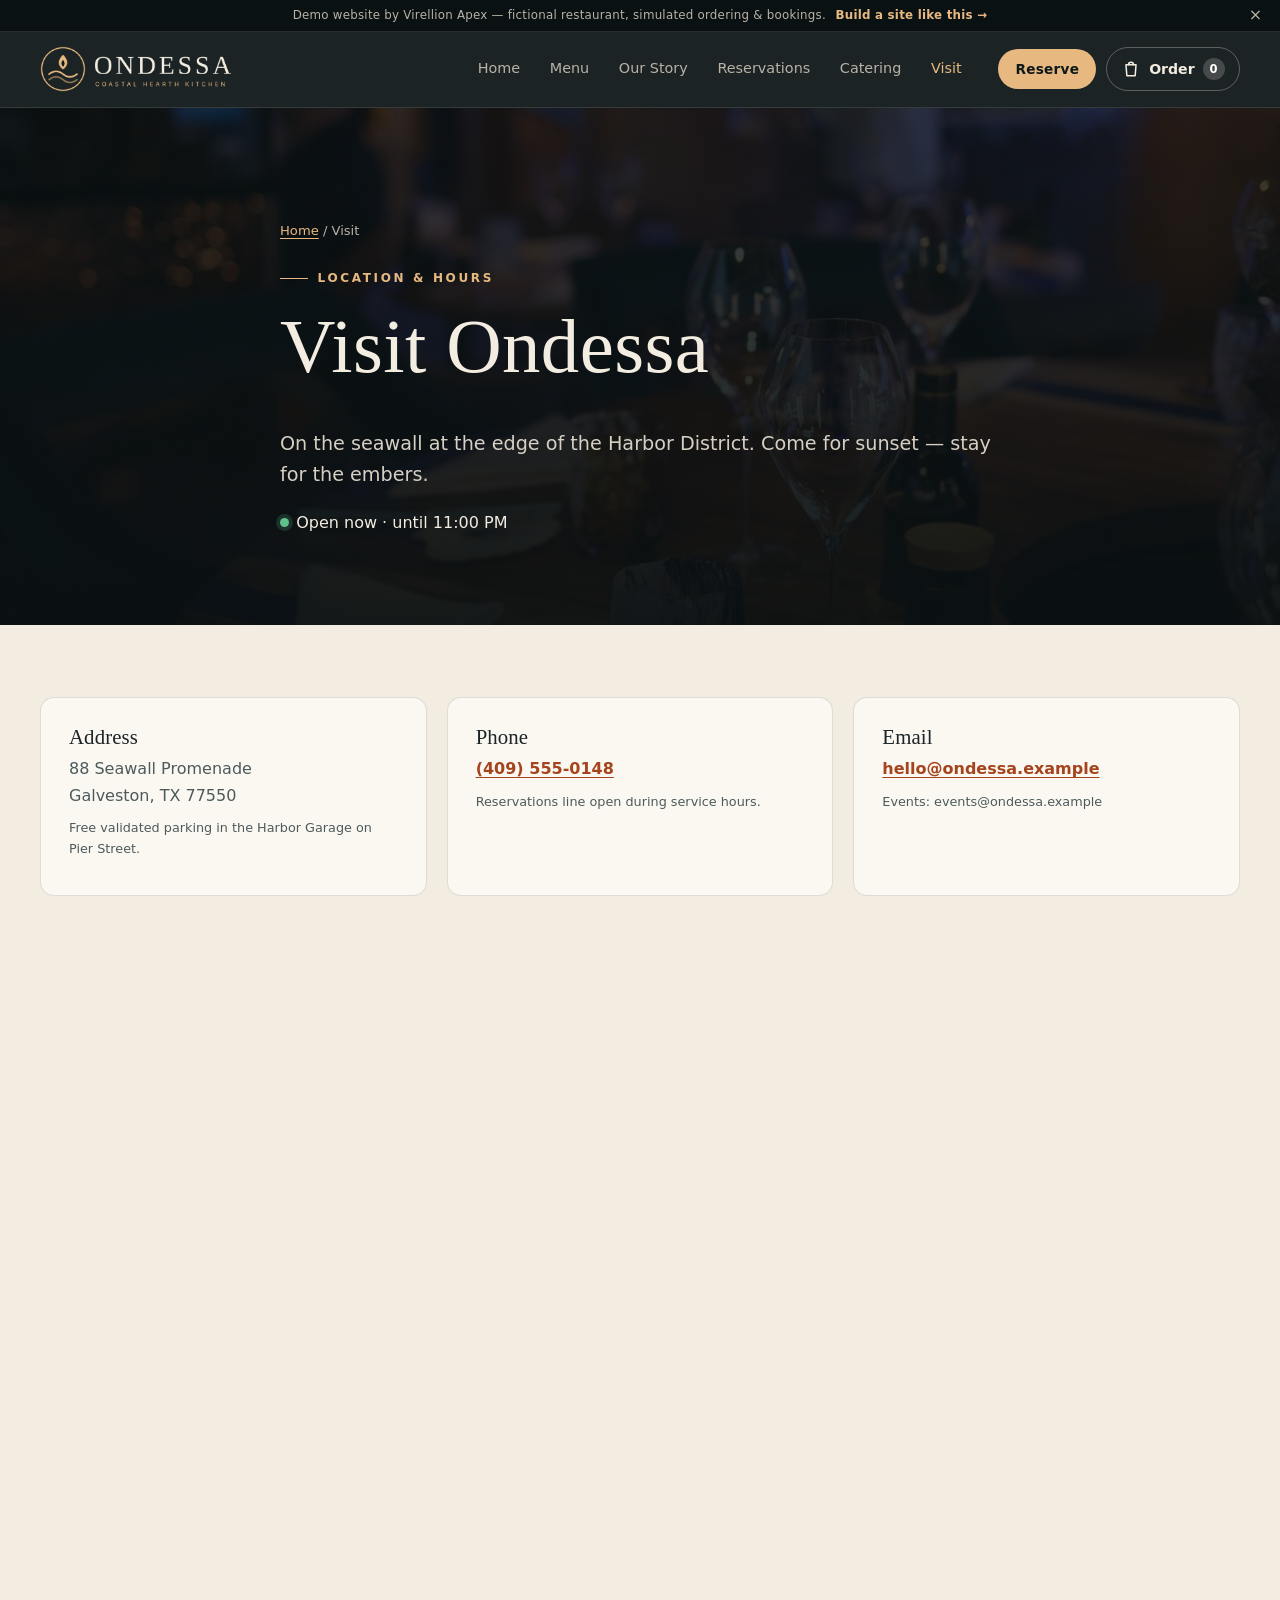
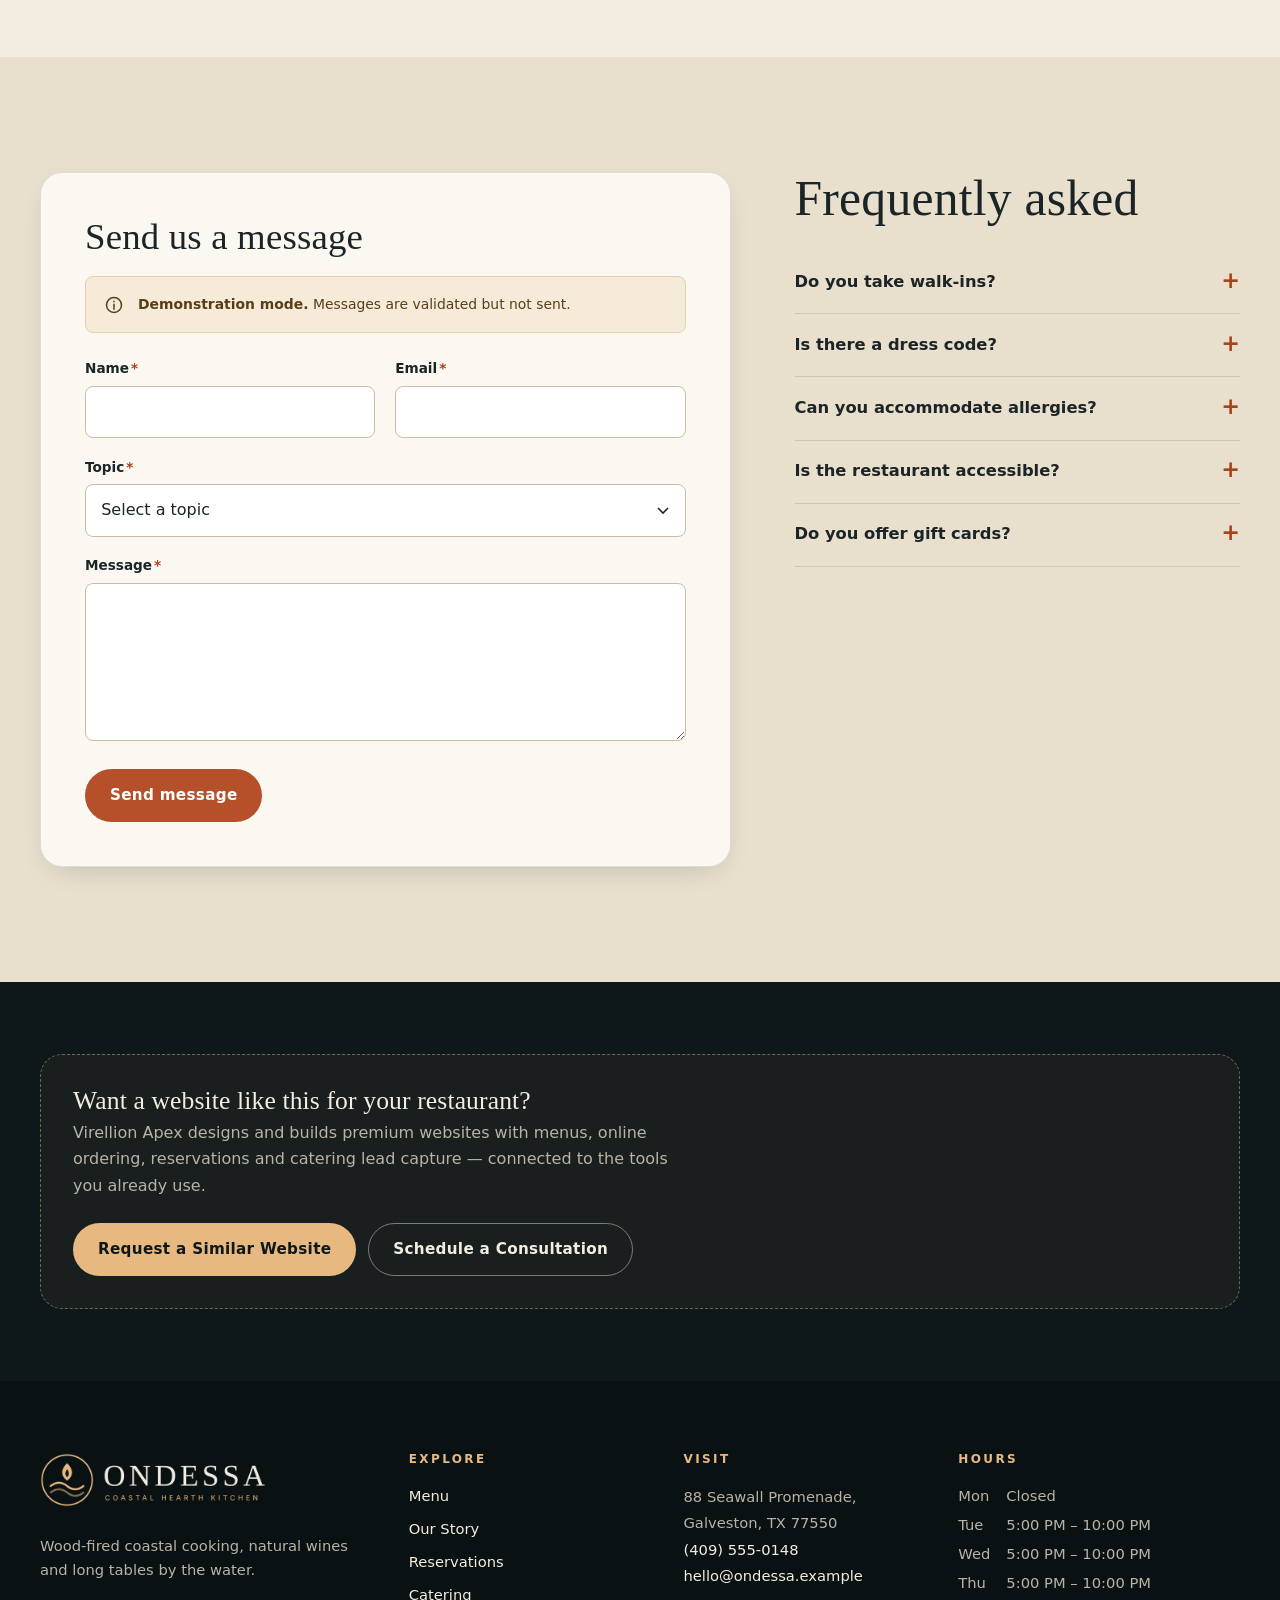
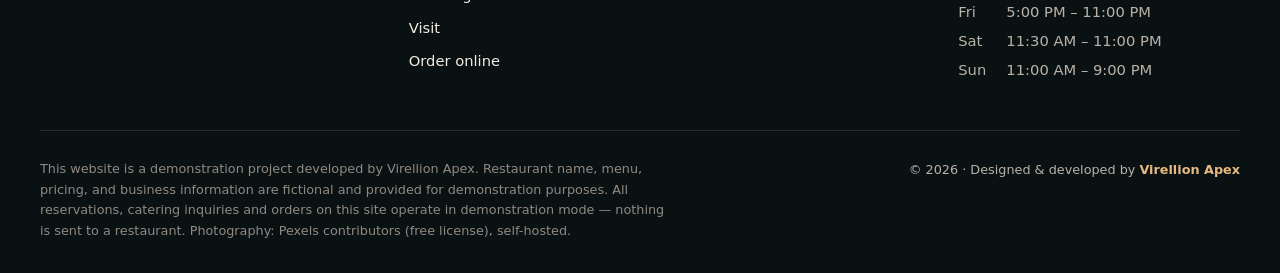
<file: contact.html>
<!DOCTYPE html>
<html lang="en" class="no-js">
<head>
  <meta charset="utf-8">
  <meta name="viewport" content="width=device-width, initial-scale=1, viewport-fit=cover">
  <title>Location, Hours & Contact | Ondessa</title>
  <meta name="description" content="Find Ondessa at 88 Seawall Promenade, Galveston. Opening hours, phone, email, parking and FAQs. (Fictional demo business.)">
  <!-- Canonical URL: live GitHub Pages address. Update BASE in the generator / find-and-replace if a custom domain is connected. -->
  <link rel="canonical" href="https://lilmoniisenterprise.github.io/restaurant-demo/contact.html">
  <meta name="robots" content="index, follow">
  <!-- GitHub Pages can't send custom headers, so the Content-Security-Policy is set here (mirrors _headers for Cloudflare). -->
  <meta http-equiv="Content-Security-Policy" content="default-src 'self'; script-src 'self'; style-src 'self' https://fonts.googleapis.com; font-src 'self' https://fonts.gstatic.com; img-src 'self' data: blob:; connect-src 'self'; frame-src https://www.openstreetmap.org; object-src 'none'; base-uri 'self'; form-action 'self'">
  <meta name="referrer" content="strict-origin-when-cross-origin">
  <meta name="theme-color" content="#0e1719">
  <meta name="author" content="Virellion Apex">
  <!-- Open Graph -->
  <meta property="og:type" content="website">
  <meta property="og:site_name" content="Ondessa — Coastal Hearth Kitchen">
  <meta property="og:title" content="Location, Hours & Contact | Ondessa">
  <meta property="og:description" content="Find Ondessa at 88 Seawall Promenade, Galveston. Opening hours, phone, email, parking and FAQs. (Fictional demo business.)">
  <meta property="og:url" content="https://lilmoniisenterprise.github.io/restaurant-demo/contact.html">
  <meta property="og:image" content="https://lilmoniisenterprise.github.io/restaurant-demo/assets/og-image.jpg">
  <meta property="og:image:width" content="1200">
  <meta property="og:image:height" content="630">
  <meta property="og:image:alt" content="Ondessa logo over an illustrated table of wood-fired coastal dishes">
  <meta property="og:locale" content="en_US">
  <!-- Twitter / X -->
  <meta name="twitter:card" content="summary_large_image">
  <meta name="twitter:title" content="Location, Hours & Contact | Ondessa">
  <meta name="twitter:description" content="Find Ondessa at 88 Seawall Promenade, Galveston. Opening hours, phone, email, parking and FAQs. (Fictional demo business.)">
  <meta name="twitter:image" content="https://lilmoniisenterprise.github.io/restaurant-demo/assets/og-image.jpg">
  <!-- Icons & manifest -->
  <link rel="icon" href="assets/favicon.svg" type="image/svg+xml">
  <link rel="apple-touch-icon" href="assets/apple-touch-icon.png">
  <link rel="manifest" href="site.webmanifest">
  <!-- Fonts (Google Fonts, free; see README to self-host) -->
  <link rel="preconnect" href="https://fonts.googleapis.com">
  <link rel="preconnect" href="https://fonts.gstatic.com" crossorigin>
  <link rel="stylesheet" href="https://fonts.googleapis.com/css2?family=Cormorant+Garamond:ital,wght@0,400;0,500;0,600;1,400;1,500&amp;family=Inter:wght@400;500;600;700&amp;display=swap">
  <link rel="stylesheet" href="css/style.css">
  <script src="js/script.js" defer></script>
</head><body>
<a class="skip-link" href="#main">Skip to main content</a>
<div class="demo-ribbon" role="region" aria-label="Demonstration notice">
  <div class="container">
    <span>Demo website by Virellion Apex<span class="hide-sm"> — fictional restaurant, simulated ordering &amp; bookings</span>.</span>
    <a href="https://calendly.com/virellionapex/free-consultation" rel="noopener">Build a site like this →</a>
    <button type="button" aria-label="Dismiss demonstration notice">×</button>
  </div>
</div>
<header class="site-header">
  <div class="container">
    <a class="brand" href="index.html" aria-label="Ondessa, Coastal Hearth Kitchen — home"><img class="brand-logo" src="images/logo-header.png" alt="ONDESSA — Coastal Hearth Kitchen" width="560" height="134"></a>
    <nav class="site-nav" id="site-nav" aria-label="Main">
      <ul class="nav-list"><li><a href="index.html">Home</a></li><li><a href="menu.html">Menu</a></li><li><a href="about.html">Our Story</a></li><li><a href="reservations.html">Reservations</a></li><li><a href="catering.html">Catering</a></li><li><a href="contact.html" aria-current="page">Visit</a></li></ul>
      <div class="nav-cta-mobile">
        <a class="btn btn-primary btn-block" href="reservations.html"><svg viewBox="0 0 24 24" fill="none" stroke="currentColor" stroke-width="1.8" stroke-linecap="round" aria-hidden="true"><rect x="3" y="5" width="18" height="16" rx="2"/><path d="M3 10h18M8 3v4M16 3v4"/></svg>Reserve a Table</a>
        <a class="btn btn-ghost btn-block" href="tel:+14095550148"><svg viewBox="0 0 24 24" fill="none" stroke="currentColor" stroke-width="1.8" stroke-linejoin="round" aria-hidden="true"><path d="M5 3h4l2 5-2.5 1.5a11 11 0 0 0 6 6L16 13l5 2v4a2 2 0 0 1-2 2A16 16 0 0 1 3 5a2 2 0 0 1 2-2z"/></svg>(409) 555-0148</a>
      </div>
    </nav>
    <div class="header-actions">
      <a class="btn btn-brass btn-sm header-reserve" href="reservations.html">Reserve</a>
      <button type="button" class="cart-btn" data-open-cart aria-haspopup="dialog" aria-controls="cart-drawer" aria-label="Open your order">
        <svg viewBox="0 0 24 24" fill="none" stroke="currentColor" stroke-width="1.8" stroke-linecap="round" stroke-linejoin="round" aria-hidden="true"><path d="M6 7h12l-1 13H7L6 7z"/><path d="M9 7a3 3 0 0 1 6 0"/></svg><span class="cart-label">Order</span><span class="cart-count" data-count="0">0</span>
      </button>
      <button type="button" class="nav-toggle" aria-expanded="false" aria-controls="site-nav" aria-label="Open menu"><span></span></button>
    </div>
  </div>
</header>
<div class="toast-region" id="toast-region" role="status" aria-live="polite"></div>
<main id="main">
<section class="page-hero" aria-labelledby="contact-title">
  <img src="images/photos/dining-room.jpg" srcset="images/photos/dining-room-600.jpg 600w, images/photos/dining-room.jpg 1200w" sizes="(max-width: 700px) 100vw, 50vw" alt="" width="1600" height="1100">
  <div class="container narrow">
    <p class="breadcrumb"><a href="index.html">Home</a> / Visit</p>
    <p class="eyebrow light">Location &amp; hours</p>
    <h1 id="contact-title">Visit Ondessa</h1>
    <p class="lead">On the seawall at the edge of the Harbor District. Come for sunset — stay for the embers.</p>
    <p data-open-status>Tue–Sun · Closed Mondays</p>
  </div>
</section>

<section class="section-tight" aria-label="Contact details">
  <div class="container">
    <div class="info-grid">
      <div class="info-card reveal"><h3>Address</h3><address>88 Seawall Promenade<br>Galveston, TX 77550</address><p class="hint">Free validated parking in the Harbor Garage on Pier Street.</p></div>
      <div class="info-card reveal"><h3>Phone</h3><p><a href="tel:+14095550148">(409) 555-0148</a></p><p class="hint">Reservations line open during service hours.</p></div>
      <div class="info-card reveal"><h3>Email</h3><p><a href="mailto:hello@ondessa.example">hello@ondessa.example</a></p><p class="hint">Events: events@ondessa.example</p></div>
    </div>
  </div>
</section>

<section class="section-tight" aria-labelledby="hours-title">
  <div class="container split">
    <div class="reveal">
      <p class="eyebrow">Hours</p>
      <h2 id="hours-title">When we're open</h2>
      <table class="hours-table"><caption class="visually-hidden">Opening hours (Central Time)</caption><tbody><tr data-day="1"><th scope="row">Monday</th><td>Closed</td></tr><tr data-day="2"><th scope="row">Tuesday</th><td>5:00 PM – 10:00 PM</td></tr><tr data-day="3"><th scope="row">Wednesday</th><td>5:00 PM – 10:00 PM</td></tr><tr data-day="4"><th scope="row">Thursday</th><td>5:00 PM – 10:00 PM</td></tr><tr data-day="5"><th scope="row">Friday</th><td>5:00 PM – 11:00 PM</td></tr><tr data-day="6"><th scope="row">Saturday</th><td>11:30 AM – 11:00 PM</td></tr><tr data-day="0"><th scope="row">Sunday</th><td>11:00 AM – 9:00 PM</td></tr></tbody></table>
      <p class="hint mt-s">All times Central. Kitchen closes 30 minutes before the dining room. Saturday and Sunday include brunch service until 3 PM.</p>
    </div>
    <div class="map-embed reveal">
      <iframe title="Map of the Galveston Seawall area" src="https://www.openstreetmap.org/export/embed.html?bbox=-94.8240%2C29.2660%2C-94.7760%2C29.2960&amp;layer=mapnik" loading="lazy" referrerpolicy="no-referrer-when-downgrade"></iframe>
      <div class="map-actions">
        <span class="demo-chip">Demo location · Galveston Seawall area</span>
        <a class="btn btn-primary btn-sm" href="https://www.google.com/maps/search/?api=1&amp;query=Galveston+Seawall+Blvd+Galveston+TX" target="_blank" rel="noopener"><svg viewBox="0 0 24 24" fill="none" stroke="currentColor" stroke-width="1.8" aria-hidden="true"><path d="M12 21s7-6.2 7-12a7 7 0 0 0-14 0c0 5.8 7 12 7 12z"/><circle cx="12" cy="9" r="2.5"/></svg>Get directions</a>
      </div>
    </div>
  </div>
</section>

<section class="section alt" aria-labelledby="msg-title">
  <div class="container form-layout">
    <div class="form-card">
      <h2 id="msg-title">Send us a message</h2>
      <div class="demo-notice"><svg viewBox="0 0 24 24" fill="none" stroke="currentColor" stroke-width="1.8" stroke-linecap="round" aria-hidden="true"><circle cx="12" cy="12" r="9"/><path d="M12 11v6M12 7.5v.5"/></svg><span><strong>Demonstration mode.</strong> Messages are validated but not sent.</span></div>
      <form id="contact-form" novalidate>
        <div class="error-summary" role="alert" hidden></div>
        <div class="form-grid">
          <div class="field">
  <label for="ct-name">Name<span class="req" aria-hidden="true">*</span></label>
  <input id="ct-name" name="name" autocomplete="name" required aria-describedby="ct-name-error">
  <p class="field-error" id="ct-name-error"></p>
</div>
          <div class="field">
  <label for="ct-email">Email<span class="req" aria-hidden="true">*</span></label>
  <input id="ct-email" name="email" type="email" autocomplete="email" required aria-describedby="ct-email-error">
  <p class="field-error" id="ct-email-error"></p>
</div>
          <div class="field full">
  <label for="ct-topic">Topic<span class="req" aria-hidden="true">*</span></label>
  <select id="ct-topic" name="topic" required aria-describedby="ct-topic-error"><option value="">Select a topic</option><option>General question</option><option>Feedback</option><option>Gift cards</option><option>Press &amp; media</option><option>Careers</option></select>
  <p class="field-error" id="ct-topic-error"></p>
</div>
          <div class="field full">
  <label for="ct-message">Message<span class="req" aria-hidden="true">*</span></label>
  <textarea id="ct-message" name="message" rows="5" required minlength="10" maxlength="2000" aria-describedby="ct-message-error"></textarea>
  <p class="field-error" id="ct-message-error"></p>
</div>
        </div>
        <div class="form-actions"><button type="submit" class="btn btn-primary">Send message</button></div>
      </form>
      <div class="confirmation" id="contact-confirmation" hidden>
        <div class="check-badge"><svg viewBox="0 0 24 24" fill="none" stroke="currentColor" stroke-width="2.2" stroke-linecap="round" stroke-linejoin="round" aria-hidden="true"><path d="M5 12.5l4.5 4.5L19 7.5"/></svg></div>
        <h2 id="contact-confirm-heading" tabindex="-1">Demo message complete</h2>
        <p>Reference <span class="ref-code" id="contact-ref"></span></p>
        <p><strong>This is a demonstration — your message was not sent.</strong></p>
        <button type="button" class="btn btn-primary" id="contact-again">Write another message</button>
      </div>
    </div>
    <div class="faq" aria-labelledby="faq-title">
      <h2 id="faq-title">Frequently asked</h2>
      <details><summary>Do you take walk-ins?</summary><p>Yes — the bar and patio are held for walk-ins every night. For the dining room, a reservation is recommended on weekends.</p></details>
      <details><summary>Is there a dress code?</summary><p>Coastal casual. Come as you are.</p></details>
      <details><summary>Can you accommodate allergies?</summary><p>Most dishes can be adapted. Let us know in your reservation notes and tell your server on arrival.</p></details>
      <details><summary>Is the restaurant accessible?</summary><p>Our dining room, patio and restrooms are step-free, and we keep a printed large-type menu at the host stand.</p></details>
      <details><summary>Do you offer gift cards?</summary><p>Yes — gift cards are available at the host stand in any amount and never expire.</p></details>
    </div>
  </div>
</section>
</main>
<section class="section-tight on-dark">
  <div class="container">
    <div class="agency-cta">
      <div>
        <h3>Want a website like this for your restaurant?</h3>
        <p>Virellion Apex designs and builds premium websites with menus, online ordering, reservations and catering lead capture — connected to the tools you already use.</p>
      </div>
      <div class="cta-actions">
        <a class="btn btn-brass" href="https://calendly.com/virellionapex/free-consultation" rel="noopener">Request a Similar Website</a>
        <a class="btn btn-ghost" href="https://calendly.com/virellionapex/free-consultation" rel="noopener">Schedule a Consultation</a>
      </div>
    </div>
  </div>
</section>
<footer class="site-footer">
  <div class="container">
    <div class="footer-grid">
      <div class="footer-brand">
        <a class="brand" href="index.html" aria-label="Ondessa home"><img class="brand-logo footer-logo" src="images/logo-header.png" alt="ONDESSA — Coastal Hearth Kitchen" width="560" height="134"></a>
        <p>Wood-fired coastal cooking, natural wines and long tables by the water.</p>
      </div>
      <div>
        <h2>Explore</h2>
        <ul><li><a href="menu.html">Menu</a></li><li><a href="about.html">Our Story</a></li><li><a href="reservations.html">Reservations</a></li><li><a href="catering.html">Catering</a></li><li><a href="contact.html">Visit</a></li><li><a href="#" data-open-cart>Order online</a></li></ul>
      </div>
      <div>
        <h2>Visit</h2>
        <address>88 Seawall Promenade, Galveston, TX 77550<br><a href="tel:+14095550148">(409) 555-0148</a><br><a href="mailto:hello@ondessa.example">hello@ondessa.example</a></address>
      </div>
      <div>
        <h2>Hours</h2>
        <div class="footer-hours"><span>Mon</span><span>Closed</span><span>Tue</span><span>5:00 PM – 10:00 PM</span><span>Wed</span><span>5:00 PM – 10:00 PM</span><span>Thu</span><span>5:00 PM – 10:00 PM</span><span>Fri</span><span>5:00 PM – 11:00 PM</span><span>Sat</span><span>11:30 AM – 11:00 PM</span><span>Sun</span><span>11:00 AM – 9:00 PM</span></div>
      </div>
    </div>
    <div class="footer-bottom">
      <p class="disclaimer">This website is a demonstration project developed by Virellion Apex. Restaurant name, menu, pricing, and business information are fictional and provided for demonstration purposes. All reservations, catering inquiries and orders on this site operate in demonstration mode — nothing is sent to a restaurant. Photography: Pexels contributors (free license), self-hosted.</p>
      <p class="built-by">© <span data-year>2026</span> · Designed &amp; developed by <a href="https://virellionapex.com" rel="noopener">Virellion Apex</a></p>
    </div>
  </div>
</footer>

<dialog class="drawer" id="cart-drawer" aria-labelledby="drawer-title">
  <div class="drawer-head">
    <h2 id="drawer-title">Your Order</h2>
    <button type="button" class="icon-btn" data-close-drawer aria-label="Close order panel">×</button>
  </div>

  <!-- VIEW: cart -->
  <div class="drawer-view" data-view="cart">
    <div class="drawer-body">
      <div class="demo-notice"><svg viewBox="0 0 24 24" fill="none" stroke="currentColor" stroke-width="1.8" stroke-linecap="round" aria-hidden="true"><circle cx="12" cy="12" r="9"/><path d="M12 11v6M12 7.5v.5"/></svg><span><strong>Demo ordering.</strong> Add dishes, adjust quantities and try checkout. No order is sent and no payment is taken.</span></div>
      <div class="segmented" role="radiogroup" aria-label="Order type">
        <label><input type="radio" name="order-mode" value="pickup" checked><span>Pickup</span></label>
        <label><input type="radio" name="order-mode" value="delivery"><span>Delivery</span></label>
      </div>
      <ul class="cart-items" id="cart-items" aria-label="Items in your order"></ul>
      <div class="cart-empty" id="cart-empty">
        <svg viewBox="0 0 24 24" fill="none" stroke="currentColor" stroke-width="1.8" stroke-linecap="round" stroke-linejoin="round" aria-hidden="true"><path d="M6 7h12l-1 13H7L6 7z"/><path d="M9 7a3 3 0 0 1 6 0"/></svg>
        <p>Your order is empty.</p>
        <a class="btn btn-brass btn-sm" href="menu.html">Browse the menu</a>
      </div>
    </div>
    <div class="drawer-foot" id="cart-foot" hidden>
      <dl class="totals" aria-label="Order totals">
        <dt>Subtotal</dt><dd id="t-subtotal">$0.00</dd>
        <dt id="t-fee-label">Delivery fee</dt><dd id="t-fee-row"><span id="t-fee">$0.00</span></dd>
        <dt>Est. tax (8.25%)</dt><dd id="t-tax">$0.00</dd>
        <dt class="grand">Total</dt><dd class="grand" id="t-total">$0.00</dd>
      </dl>
      <button type="button" class="btn btn-primary btn-block" id="to-checkout">Continue to checkout</button>
      <button type="button" class="remove-btn" id="clear-cart" data-center>Clear order</button>
    </div>
  </div>

  <!-- VIEW: checkout -->
  <div class="drawer-view" data-view="checkout" hidden>
    <form class="drawer-body" id="checkout-form" novalidate>
      <div class="error-summary" role="alert" hidden></div>
      <div class="form-grid">
        <div class="field">
          <label for="co-name">Full name<span class="req" aria-hidden="true">*</span></label>
          <input id="co-name" name="name" autocomplete="name" required aria-describedby="co-name-error">
          <p class="field-error" id="co-name-error"></p>
        </div>
        <div class="field">
          <label for="co-phone">Mobile phone<span class="req" aria-hidden="true">*</span></label>
          <input id="co-phone" name="phone" type="tel" autocomplete="tel" inputmode="tel" required aria-describedby="co-phone-hint co-phone-error">
          <span class="hint" id="co-phone-hint">For order updates. Demo only — nothing is sent.</span>
          <p class="field-error" id="co-phone-error"></p>
        </div>
        <div class="field">
          <label for="co-email">Email<span class="req" aria-hidden="true">*</span></label>
          <input id="co-email" name="email" type="email" autocomplete="email" required aria-describedby="co-email-error">
          <p class="field-error" id="co-email-error"></p>
        </div>
        <div class="field" id="checkout-address-wrap" hidden>
          <label for="co-address">Delivery address<span class="req" aria-hidden="true">*</span></label>
          <input id="co-address" name="address" autocomplete="street-address" aria-describedby="co-address-error">
          <p class="field-error" id="co-address-error"></p>
        </div>
        <div class="field">
          <label for="co-time" id="co-mode-label">Pickup time</label>
          <select id="co-time" name="time" required data-label="Time" aria-describedby="co-time-error"></select>
          <p class="field-error" id="co-time-error"></p>
        </div>
        <div class="field">
          <label for="co-notes">Kitchen notes <span class="hint">(optional)</span></label>
          <textarea id="co-notes" name="notes" rows="3" maxlength="400" placeholder="Allergies, utensils, etc."></textarea>
        </div>
      </div>

      <fieldset class="co-section">
        <legend>Add a tip for the kitchen</legend>
        <div class="segmented seg-4" role="radiogroup" aria-label="Tip amount">
          <label><input type="radio" name="tip" value="0.15"><span>15%</span></label>
          <label><input type="radio" name="tip" value="0.18" checked><span>18%</span></label>
          <label><input type="radio" name="tip" value="0.20"><span>20%</span></label>
          <label><input type="radio" name="tip" value="0"><span>None</span></label>
        </div>
      </fieldset>

      <fieldset class="co-section">
        <legend>Payment</legend>
        <div class="pay-methods" role="radiogroup" aria-label="Payment method">
          <label class="pay-method"><input type="radio" name="paymethod" value="card" checked><span><svg viewBox="0 0 24 24" fill="none" stroke="currentColor" stroke-width="1.8" stroke-linecap="round" aria-hidden="true"><rect x="2.5" y="5" width="19" height="14" rx="2"/><path d="M2.5 10h19M6 15h4"/></svg>Card</span></label>
          <label class="pay-method"><input type="radio" name="paymethod" value="apple"><span><b class="wallet-mark">&#9679;</b>Apple Pay</span></label>
          <label class="pay-method"><input type="radio" name="paymethod" value="google"><span><b class="wallet-mark g">G</b>Google Pay</span></label>
          <label class="pay-method"><input type="radio" name="paymethod" value="pickup"><span><svg viewBox="0 0 24 24" fill="none" stroke="currentColor" stroke-width="1.8" stroke-linecap="round" stroke-linejoin="round" aria-hidden="true"><path d="M6 7h12l-1 13H7L6 7z"/><path d="M9 7a3 3 0 0 1 6 0"/></svg>Pay at pickup</span></label>
        </div>

        <div class="pay-panel" data-pay="card">
          <div class="card-element">
            <div class="ce-top"><span class="test-badge">Test mode</span><span class="brands"><i>VISA</i><i>MC</i><i>AMEX</i></span></div>
            <label class="ce-field ce-full"><span>Card number</span><input value="4242 4242 4242 4242" readonly aria-readonly="true" tabindex="-1" autocomplete="off" inputmode="none"><b class="ce-lock"><svg viewBox="0 0 24 24" fill="none" stroke="currentColor" stroke-width="2.2" stroke-linecap="round" stroke-linejoin="round" aria-hidden="true"><path d="M5 12.5l4.5 4.5L19 7.5"/></svg></b></label>
            <label class="ce-field"><span>Expiry</span><input value="12 / 34" readonly aria-readonly="true" tabindex="-1" autocomplete="off"></label>
            <label class="ce-field"><span>CVC</span><input value="•••" readonly aria-readonly="true" tabindex="-1" autocomplete="off"></label>
            <label class="ce-field"><span>ZIP</span><input value="77550" readonly aria-readonly="true" tabindex="-1" autocomplete="off"></label>
          </div>
          <p class="pay-note"><svg viewBox="0 0 24 24" fill="none" stroke="currentColor" stroke-width="1.8" stroke-linecap="round" aria-hidden="true"><circle cx="12" cy="12" r="9"/><path d="M12 11v6M12 7.5v.5"/></svg><span>This demo uses a pre-filled <strong>test card</strong> and never accepts real card numbers. On a live site this panel is a secure, PCI-compliant payment form (e.g. Stripe or Square) and the card is charged when you tap Pay.</span></p>
        </div>
        <div class="pay-panel" data-pay="apple" hidden><p class="pay-note"><svg viewBox="0 0 24 24" fill="none" stroke="currentColor" stroke-width="1.8" stroke-linecap="round" aria-hidden="true"><circle cx="12" cy="12" r="9"/><path d="M12 11v6M12 7.5v.5"/></svg><span>Tap <strong>Pay</strong> to see how a one-touch wallet checkout works. Demo only — no wallet is charged.</span></p></div>
        <div class="pay-panel" data-pay="google" hidden><p class="pay-note"><svg viewBox="0 0 24 24" fill="none" stroke="currentColor" stroke-width="1.8" stroke-linecap="round" aria-hidden="true"><circle cx="12" cy="12" r="9"/><path d="M12 11v6M12 7.5v.5"/></svg><span>Tap <strong>Pay</strong> to preview a one-touch Google Pay checkout. Demo only — nothing is charged.</span></p></div>
        <div class="pay-panel" data-pay="pickup" hidden><p class="pay-note"><svg viewBox="0 0 24 24" fill="none" stroke="currentColor" stroke-width="1.8" stroke-linecap="round" aria-hidden="true"><circle cx="12" cy="12" r="9"/><path d="M12 11v6M12 7.5v.5"/></svg><span>Reserve your order now and pay by card or cash when you collect it.</span></p></div>
      </fieldset>

      <dl class="totals co-totals" aria-label="Order total">
        <dt>Subtotal</dt><dd id="co-subtotal">$0.00</dd>
        <dt id="co-fee-label">Delivery fee</dt><dd id="co-fee">$0.00</dd>
        <dt>Est. tax (8.25%)</dt><dd id="co-tax">$0.00</dd>
        <dt>Tip</dt><dd id="co-tip">$0.00</dd>
        <dt class="grand">Total</dt><dd class="grand" id="co-total">$0.00</dd>
      </dl>
      <div class="form-actions">
        <button type="submit" class="btn btn-primary btn-block pay-btn" id="pay-btn"><svg viewBox="0 0 24 24" fill="none" stroke="currentColor" stroke-width="1.8" stroke-linecap="round" aria-hidden="true"><rect x="2.5" y="5" width="19" height="14" rx="2"/><path d="M2.5 10h19M6 15h4"/></svg><span id="pay-label">Pay $0.00</span></button>
        <button type="button" class="btn btn-ghost btn-block" id="back-to-cart">Back to order</button>
      </div>
      <p class="secure-line"><svg viewBox="0 0 24 24" fill="none" stroke="currentColor" stroke-width="2.2" stroke-linecap="round" stroke-linejoin="round" aria-hidden="true"><path d="M5 12.5l4.5 4.5L19 7.5"/></svg> Encrypted checkout · Demo mode — no money moves</p>
    </form>
  </div>

  <!-- Wallet sheet (simulated Apple Pay / Google Pay) -->
  <div class="wallet-sheet" id="wallet-sheet" hidden role="dialog" aria-modal="true" aria-labelledby="ws-title">
    <div class="ws-card">
      <p class="ws-brand" id="ws-title">Apple Pay</p>
      <dl class="ws-rows"><dt>Pay</dt><dd>ONDESSA (DEMO)</dd><dt>Card</dt><dd>Visa •••• 4242</dd><dt>Contact</dt><dd id="ws-contact"></dd></dl>
      <p class="ws-total"><span>Total</span><strong id="ws-total">$0.00</strong></p>
      <button type="button" class="btn btn-brass btn-block" id="ws-confirm">Confirm payment</button>
      <button type="button" class="remove-btn" id="ws-cancel" data-center>Cancel</button>
    </div>
  </div>

  <!-- Processing overlay -->
  <div class="processing" id="processing" hidden role="status" aria-live="polite">
    <div class="spinner" aria-hidden="true"></div>
    <ol class="proc-steps">
      <li data-step="0">Securing connection</li>
      <li data-step="1" id="proc-auth">Authorizing payment</li>
      <li data-step="2">Sending order to the kitchen</li>
    </ol>
  </div>

  <!-- VIEW: confirmation -->
  <div class="drawer-view" data-view="done" hidden>
    <div class="drawer-body confirmation">
      <div class="check-badge"><svg viewBox="0 0 24 24" fill="none" stroke="currentColor" stroke-width="2.2" stroke-linecap="round" stroke-linejoin="round" aria-hidden="true"><path d="M5 12.5l4.5 4.5L19 7.5"/></svg></div>
      <h3 id="done-heading" tabindex="-1">Order confirmed!</h3>
      <p id="done-sub">Thanks — the kitchen has your order.</p>
      <ol class="tracker" id="tracker" aria-label="Order status">
        <li class="done"><b></b><span>Received</span></li>
        <li><b></b><span>Preparing</span></li>
        <li><b></b><span id="tracker-ready">Ready for pickup</span></li>
      </ol>
      <p class="hint hint-light" id="tracker-eta"></p>
      <dl class="summary-list" id="order-summary"></dl>
      <p class="demo-footnote">Demonstration only: no payment was taken and no order was sent to a restaurant.</p>
      <div class="cta-actions justify-center">
        <a class="btn btn-ghost btn-sm" href="menu.html" id="done-menu">Order more</a>
        <button type="button" class="btn btn-brass btn-sm" id="done-close">Close</button>
      </div>
    </div>
  </div>
</dialog>
</body>
</html>
</file>
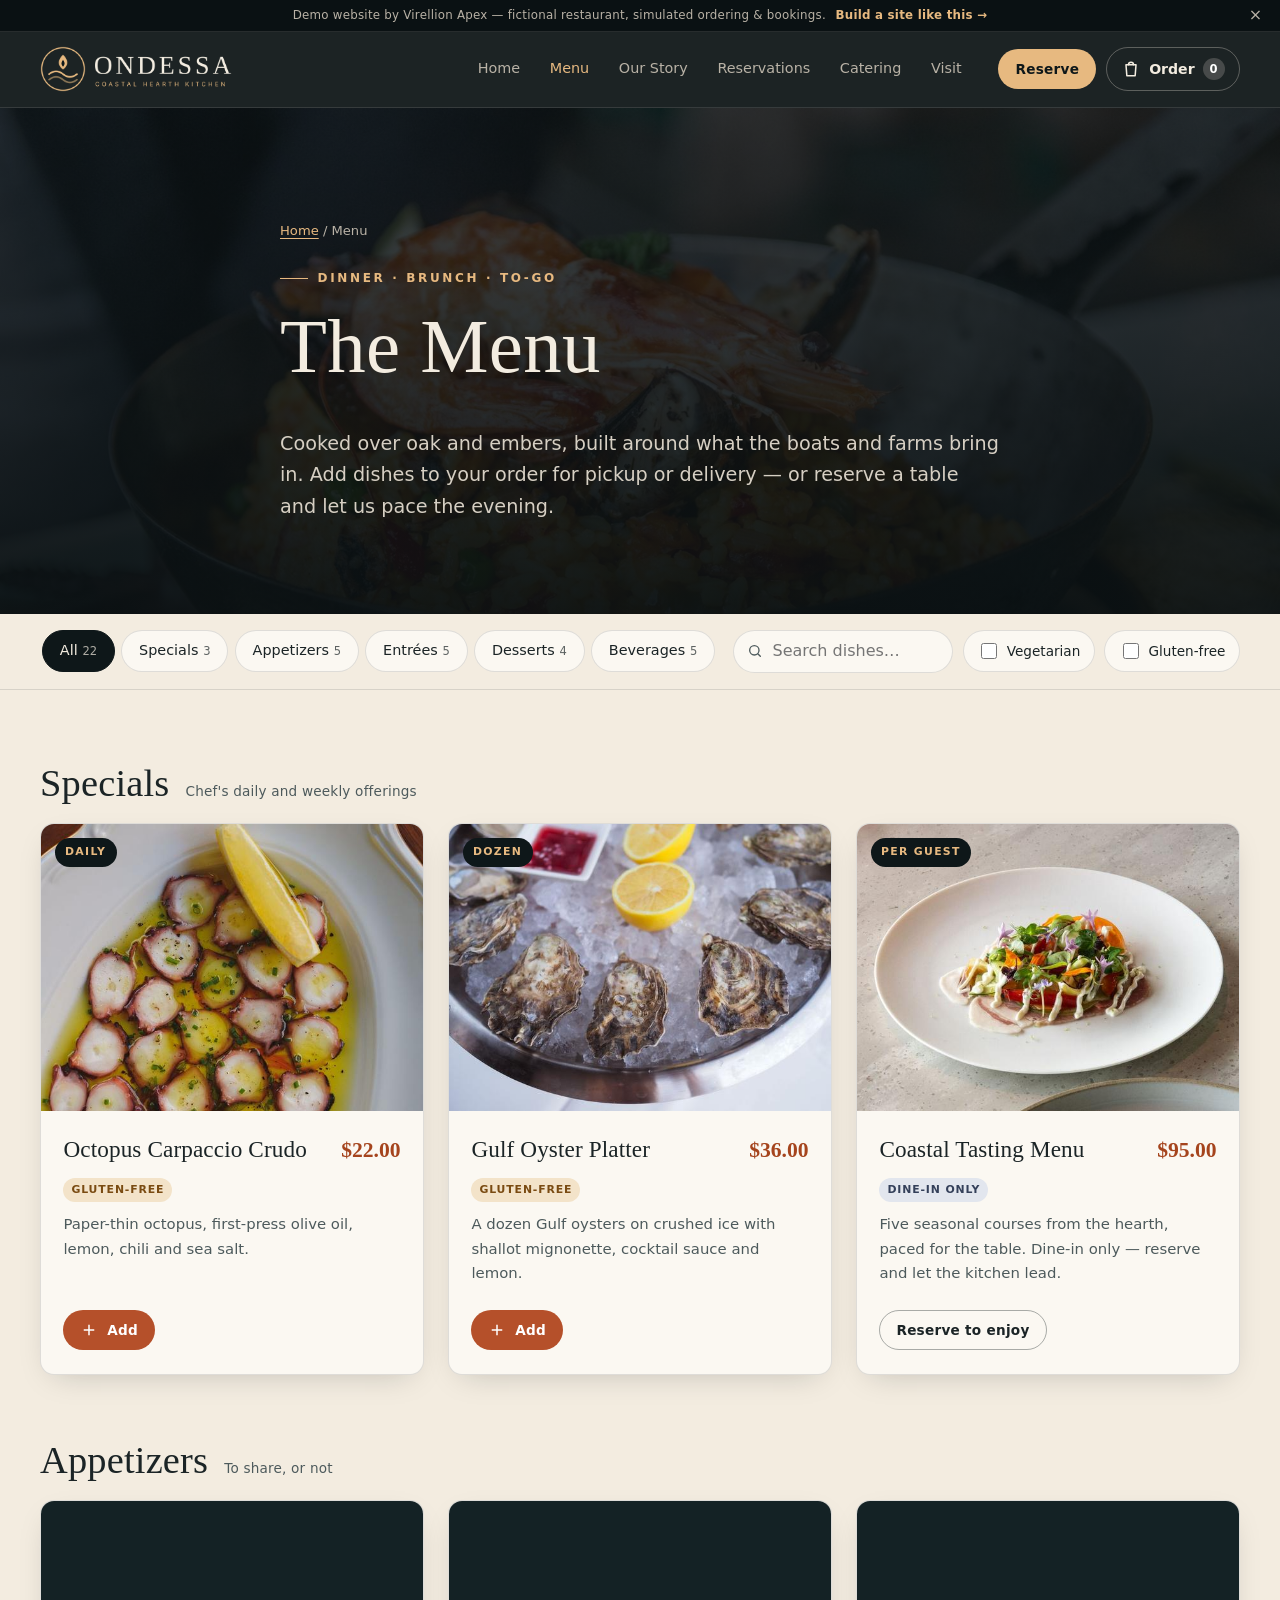
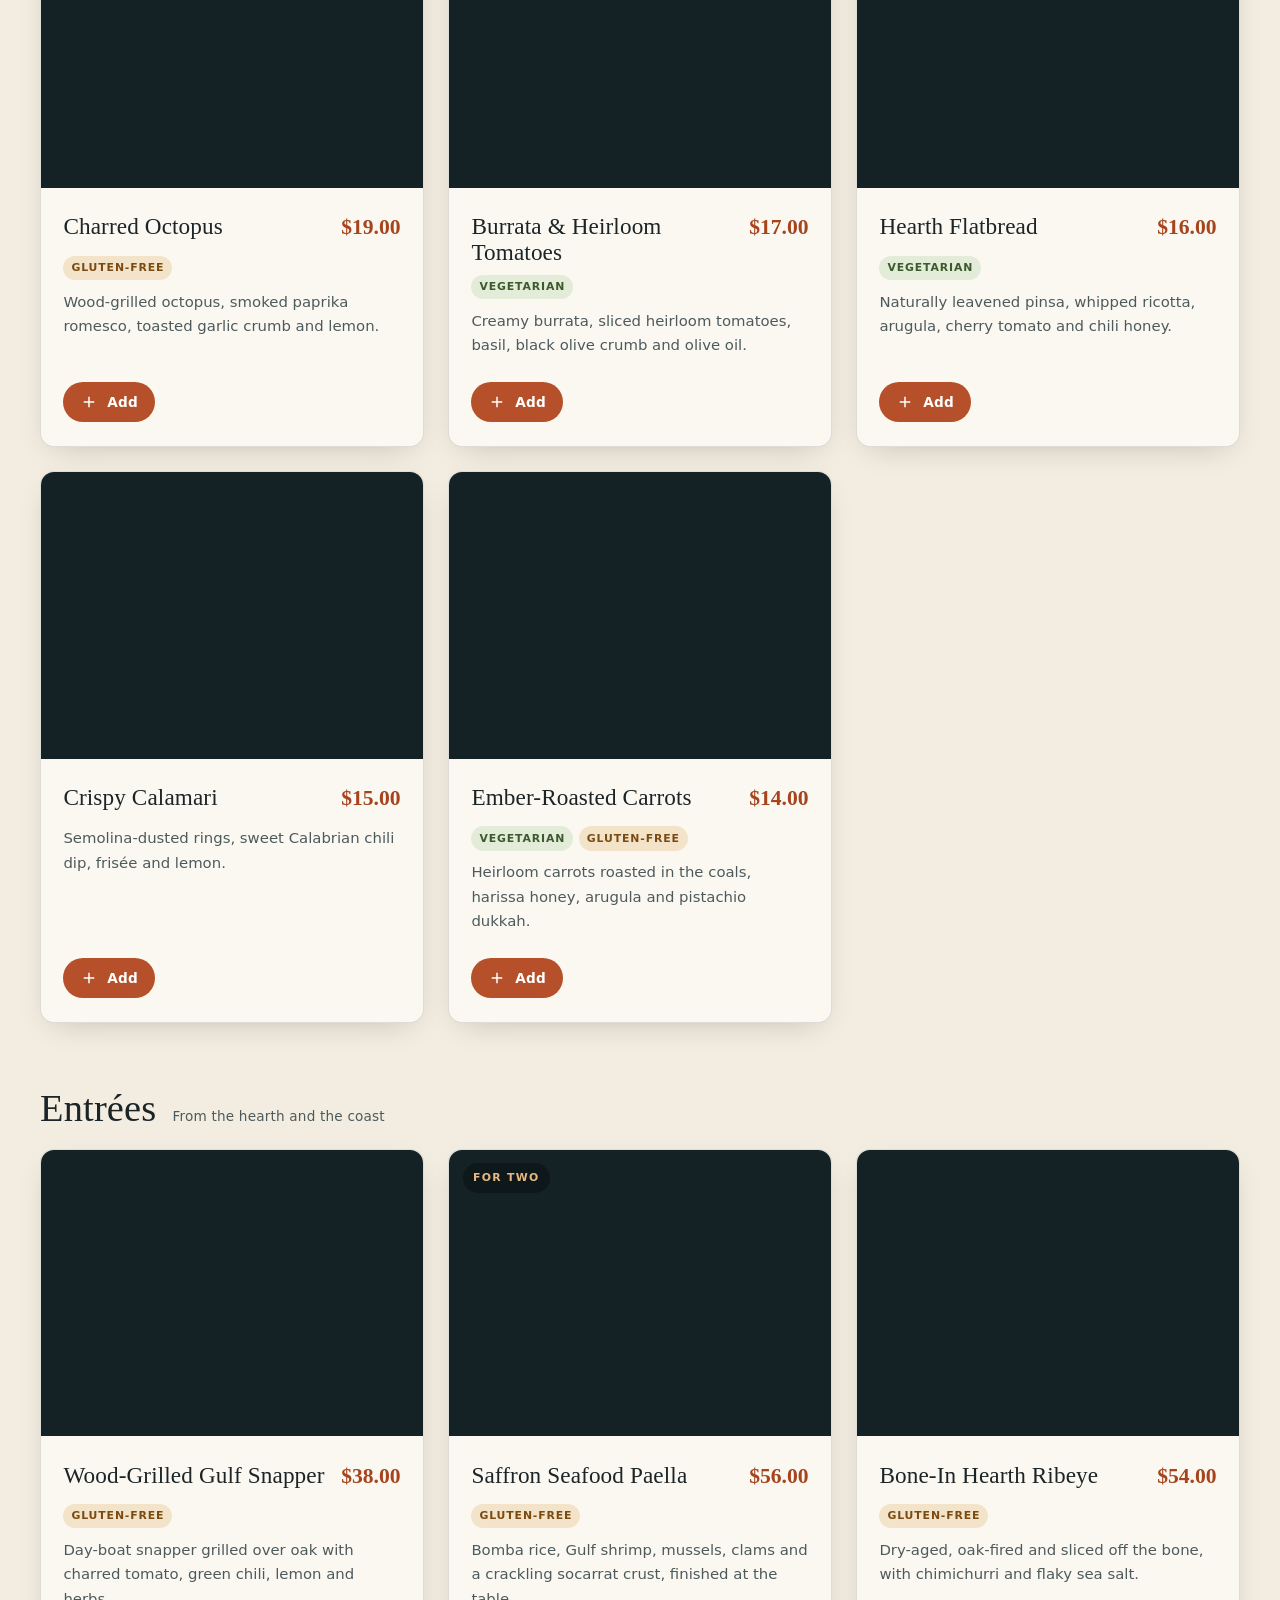
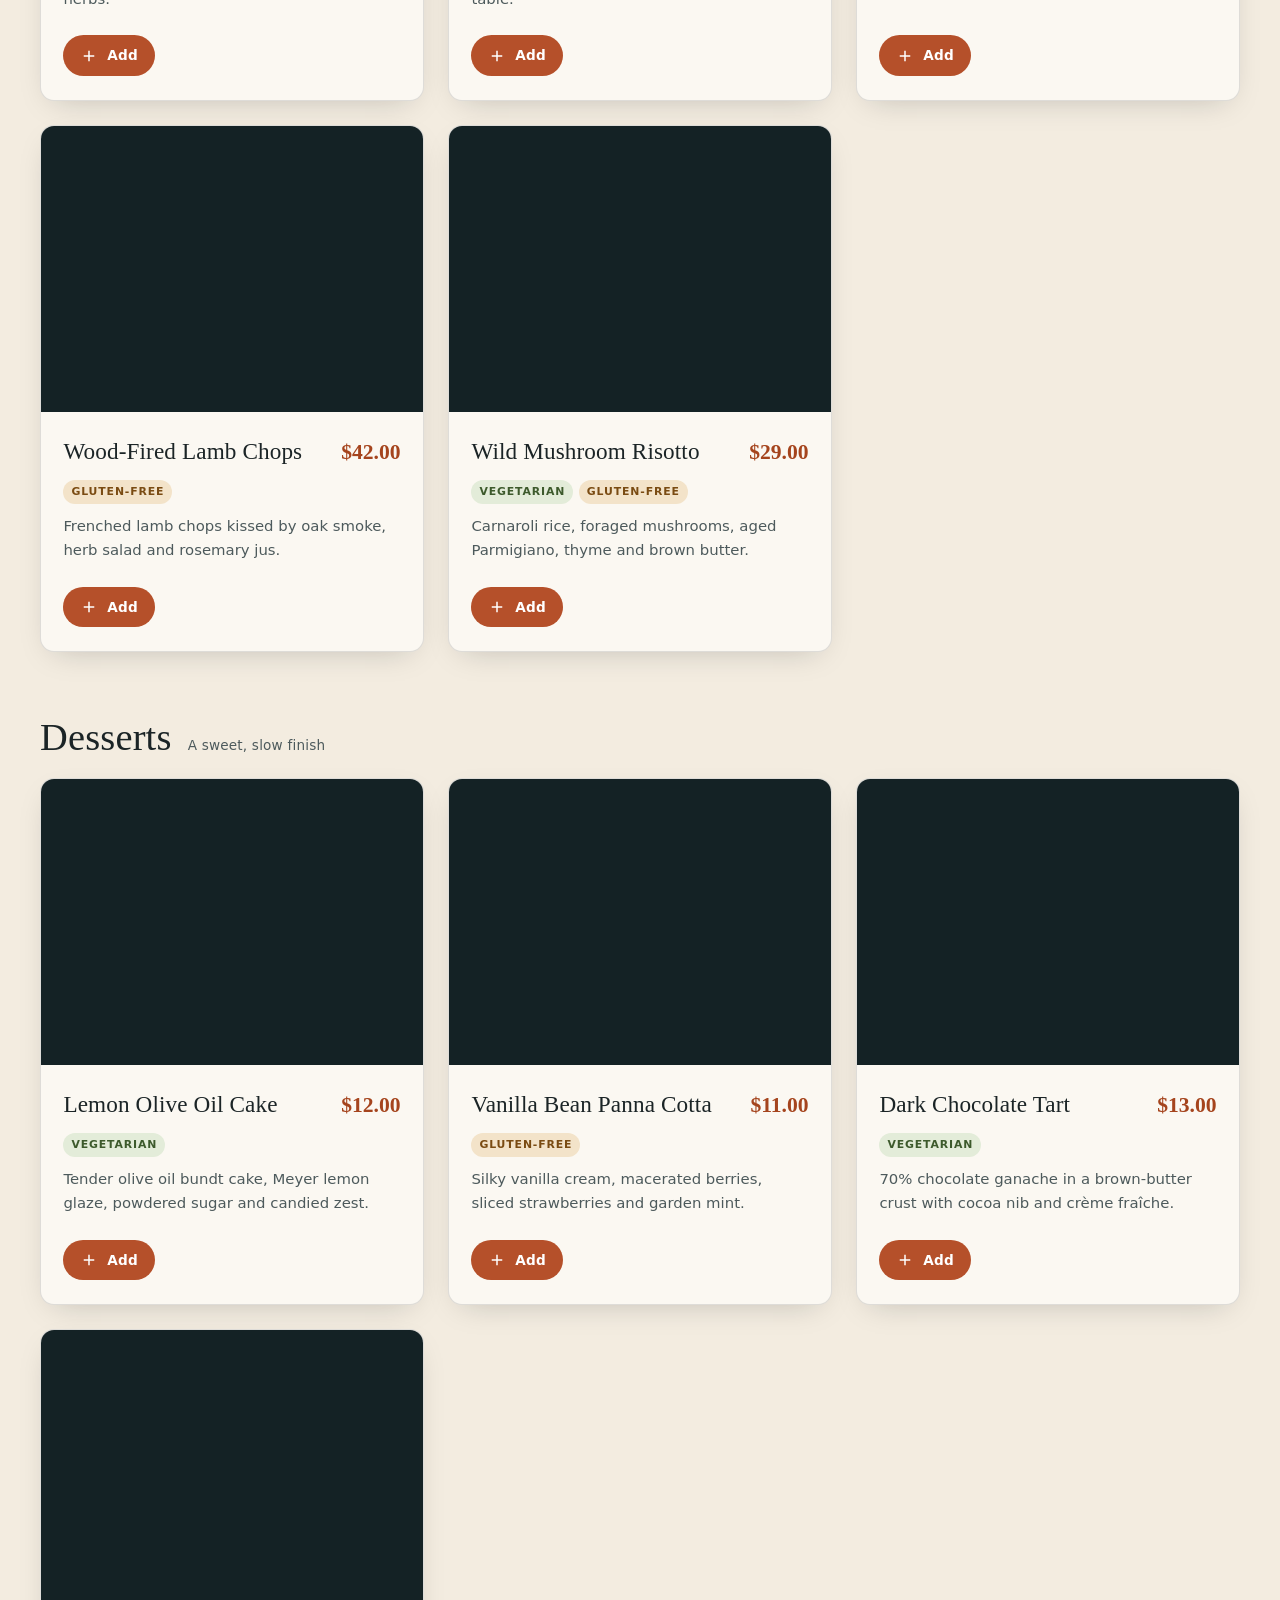
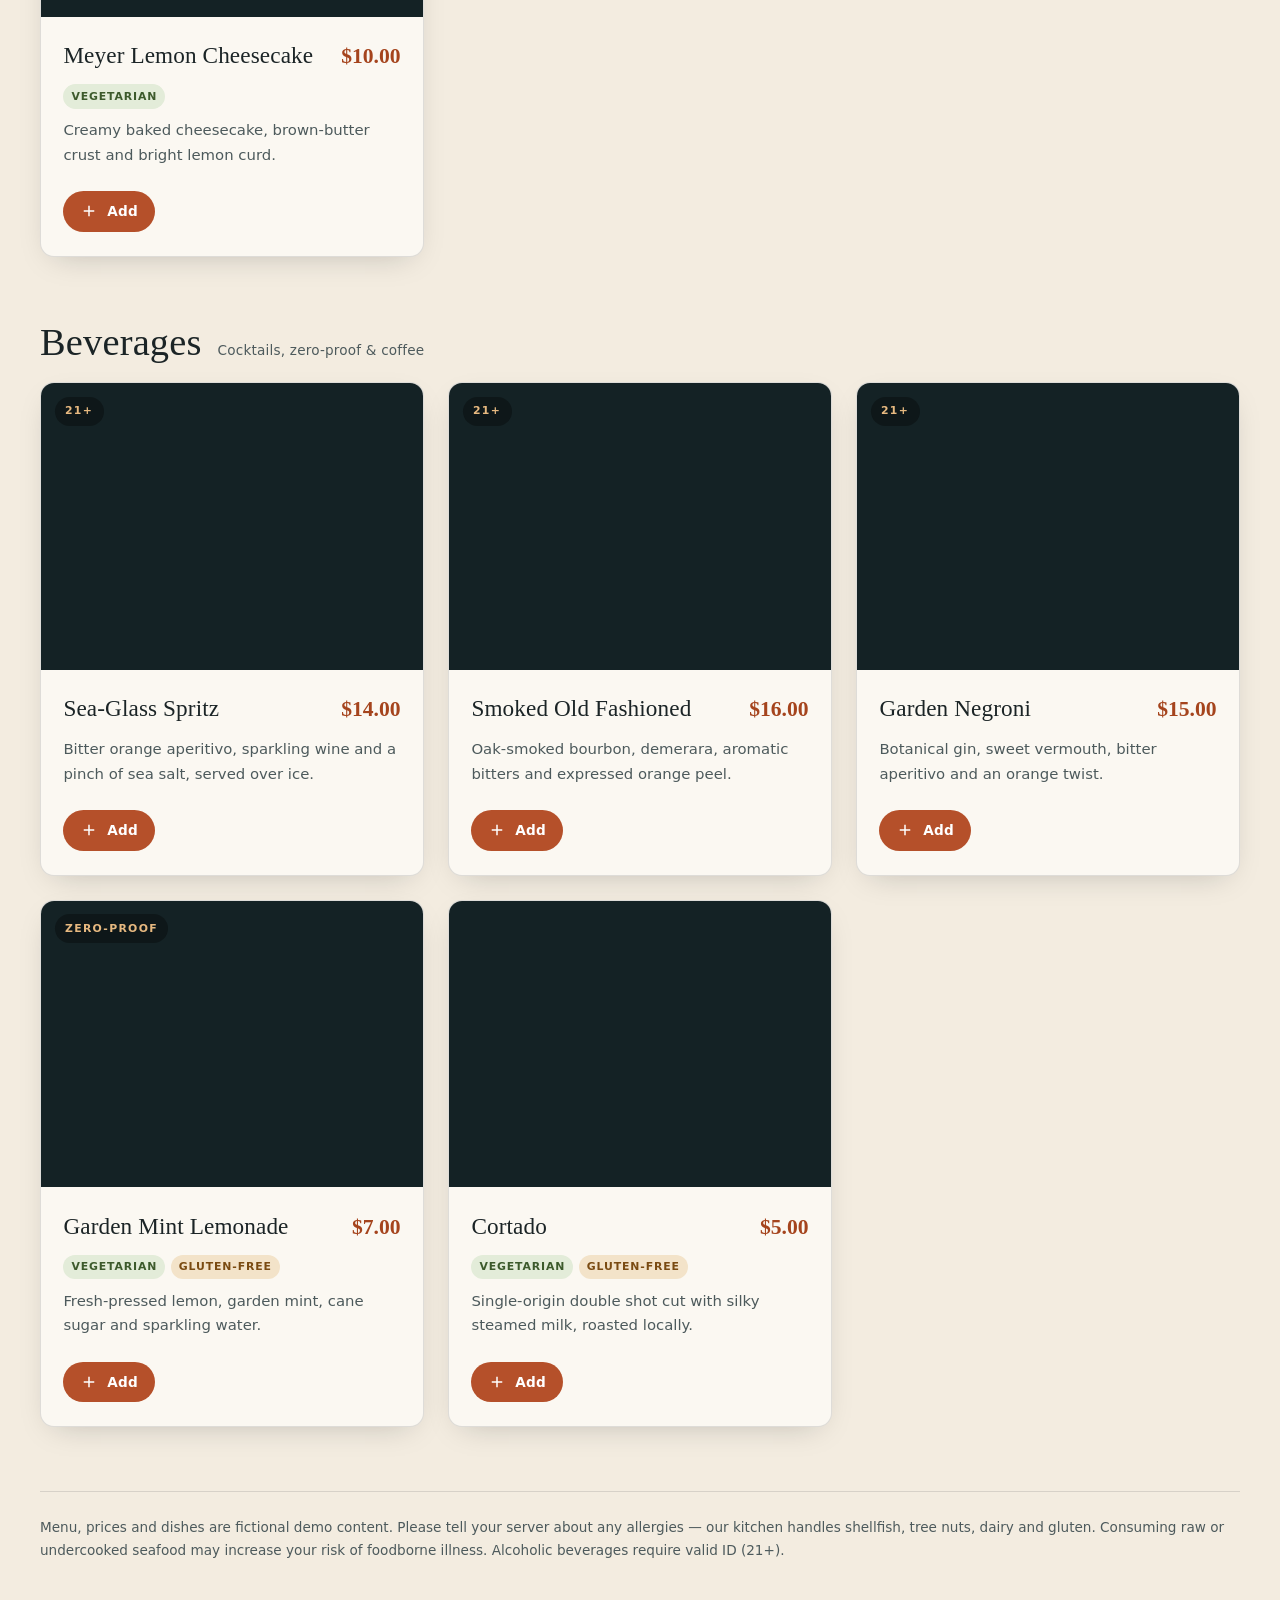
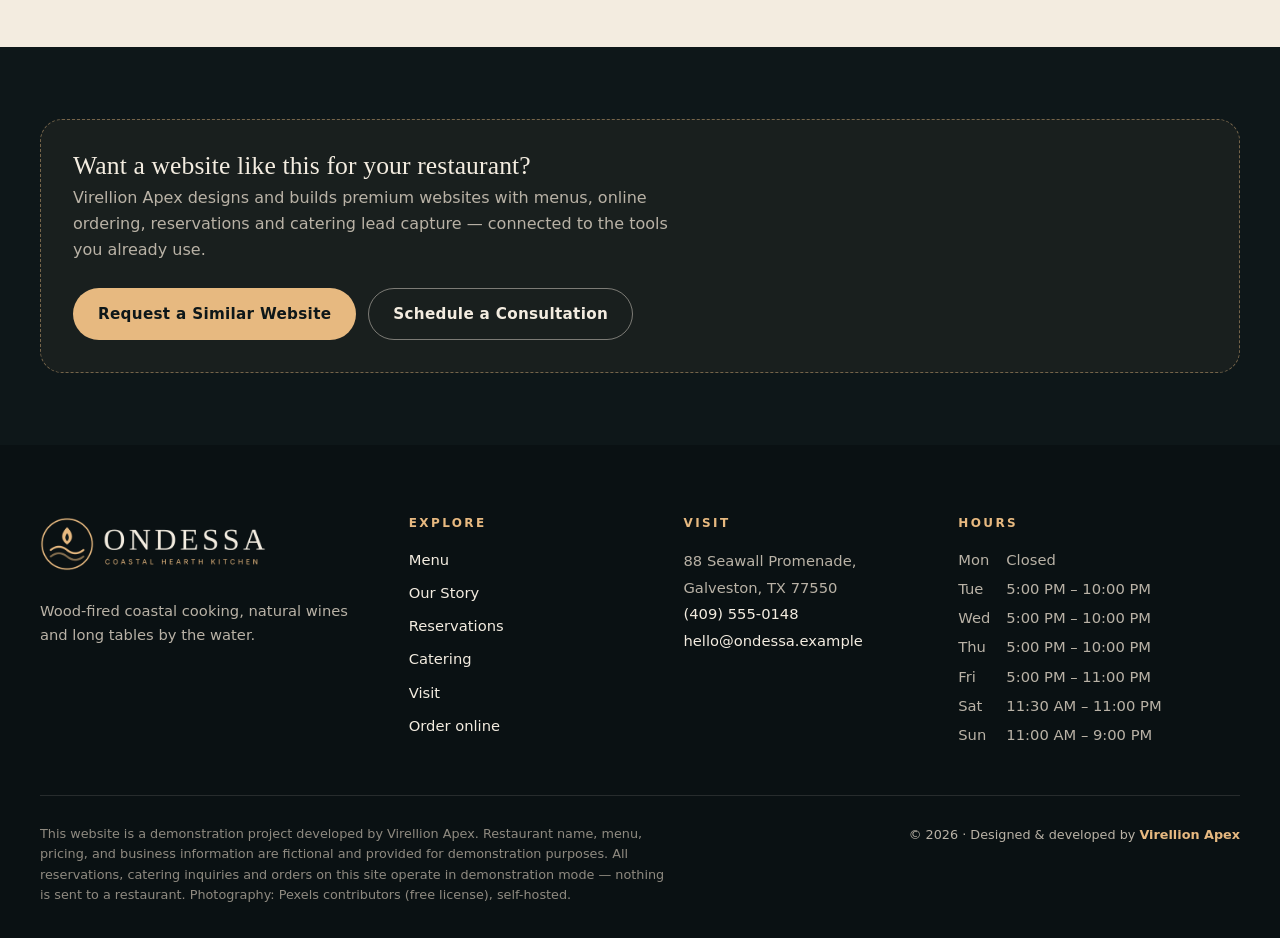
<file: menu.html>
<!DOCTYPE html>
<html lang="en" class="no-js">
<head>
  <meta charset="utf-8">
  <meta name="viewport" content="width=device-width, initial-scale=1, viewport-fit=cover">
  <title>Menu — Appetizers, Entrées, Desserts & Drinks | Ondessa</title>
  <meta name="description" content="Browse Ondessa's wood-fired menu: charred octopus, saffron seafood paella, whole branzino, desserts and cocktails. Order online for pickup or delivery (demo).">
  <!-- Canonical URL: live GitHub Pages address. Update BASE in the generator / find-and-replace if a custom domain is connected. -->
  <link rel="canonical" href="https://lilmoniisenterprise.github.io/restaurant-demo/menu.html">
  <meta name="robots" content="index, follow">
  <!-- GitHub Pages can't send custom headers, so the Content-Security-Policy is set here (mirrors _headers for Cloudflare). -->
  <meta http-equiv="Content-Security-Policy" content="default-src 'self'; script-src 'self'; style-src 'self' https://fonts.googleapis.com; font-src 'self' https://fonts.gstatic.com; img-src 'self' data: blob:; connect-src 'self'; frame-src https://www.openstreetmap.org; object-src 'none'; base-uri 'self'; form-action 'self'">
  <meta name="referrer" content="strict-origin-when-cross-origin">
  <meta name="theme-color" content="#0e1719">
  <meta name="author" content="Virellion Apex">
  <!-- Open Graph -->
  <meta property="og:type" content="website">
  <meta property="og:site_name" content="Ondessa — Coastal Hearth Kitchen">
  <meta property="og:title" content="Menu — Appetizers, Entrées, Desserts & Drinks | Ondessa">
  <meta property="og:description" content="Browse Ondessa's wood-fired menu: charred octopus, saffron seafood paella, whole branzino, desserts and cocktails. Order online for pickup or delivery (demo).">
  <meta property="og:url" content="https://lilmoniisenterprise.github.io/restaurant-demo/menu.html">
  <meta property="og:image" content="https://lilmoniisenterprise.github.io/restaurant-demo/assets/og-image.jpg">
  <meta property="og:image:width" content="1200">
  <meta property="og:image:height" content="630">
  <meta property="og:image:alt" content="Ondessa logo over an illustrated table of wood-fired coastal dishes">
  <meta property="og:locale" content="en_US">
  <!-- Twitter / X -->
  <meta name="twitter:card" content="summary_large_image">
  <meta name="twitter:title" content="Menu — Appetizers, Entrées, Desserts & Drinks | Ondessa">
  <meta name="twitter:description" content="Browse Ondessa's wood-fired menu: charred octopus, saffron seafood paella, whole branzino, desserts and cocktails. Order online for pickup or delivery (demo).">
  <meta name="twitter:image" content="https://lilmoniisenterprise.github.io/restaurant-demo/assets/og-image.jpg">
  <!-- Icons & manifest -->
  <link rel="icon" href="assets/favicon.svg" type="image/svg+xml">
  <link rel="apple-touch-icon" href="assets/apple-touch-icon.png">
  <link rel="manifest" href="site.webmanifest">
  <!-- Fonts (Google Fonts, free; see README to self-host) -->
  <link rel="preconnect" href="https://fonts.googleapis.com">
  <link rel="preconnect" href="https://fonts.gstatic.com" crossorigin>
  <link rel="stylesheet" href="https://fonts.googleapis.com/css2?family=Cormorant+Garamond:ital,wght@0,400;0,500;0,600;1,400;1,500&amp;family=Inter:wght@400;500;600;700&amp;display=swap">
  <link rel="stylesheet" href="css/style.css">
  <script src="js/script.js" defer></script>
</head><body>
<a class="skip-link" href="#main">Skip to main content</a>
<div class="demo-ribbon" role="region" aria-label="Demonstration notice">
  <div class="container">
    <span>Demo website by Virellion Apex<span class="hide-sm"> — fictional restaurant, simulated ordering &amp; bookings</span>.</span>
    <a href="https://calendly.com/virellionapex/free-consultation" rel="noopener">Build a site like this →</a>
    <button type="button" aria-label="Dismiss demonstration notice">×</button>
  </div>
</div>
<header class="site-header">
  <div class="container">
    <a class="brand" href="index.html" aria-label="Ondessa, Coastal Hearth Kitchen — home"><img class="brand-logo" src="images/logo-header.png" alt="ONDESSA — Coastal Hearth Kitchen" width="560" height="134"></a>
    <nav class="site-nav" id="site-nav" aria-label="Main">
      <ul class="nav-list"><li><a href="index.html">Home</a></li><li><a href="menu.html" aria-current="page">Menu</a></li><li><a href="about.html">Our Story</a></li><li><a href="reservations.html">Reservations</a></li><li><a href="catering.html">Catering</a></li><li><a href="contact.html">Visit</a></li></ul>
      <div class="nav-cta-mobile">
        <a class="btn btn-primary btn-block" href="reservations.html"><svg viewBox="0 0 24 24" fill="none" stroke="currentColor" stroke-width="1.8" stroke-linecap="round" aria-hidden="true"><rect x="3" y="5" width="18" height="16" rx="2"/><path d="M3 10h18M8 3v4M16 3v4"/></svg>Reserve a Table</a>
        <a class="btn btn-ghost btn-block" href="tel:+14095550148"><svg viewBox="0 0 24 24" fill="none" stroke="currentColor" stroke-width="1.8" stroke-linejoin="round" aria-hidden="true"><path d="M5 3h4l2 5-2.5 1.5a11 11 0 0 0 6 6L16 13l5 2v4a2 2 0 0 1-2 2A16 16 0 0 1 3 5a2 2 0 0 1 2-2z"/></svg>(409) 555-0148</a>
      </div>
    </nav>
    <div class="header-actions">
      <a class="btn btn-brass btn-sm header-reserve" href="reservations.html">Reserve</a>
      <button type="button" class="cart-btn" data-open-cart aria-haspopup="dialog" aria-controls="cart-drawer" aria-label="Open your order">
        <svg viewBox="0 0 24 24" fill="none" stroke="currentColor" stroke-width="1.8" stroke-linecap="round" stroke-linejoin="round" aria-hidden="true"><path d="M6 7h12l-1 13H7L6 7z"/><path d="M9 7a3 3 0 0 1 6 0"/></svg><span class="cart-label">Order</span><span class="cart-count" data-count="0">0</span>
      </button>
      <button type="button" class="nav-toggle" aria-expanded="false" aria-controls="site-nav" aria-label="Open menu"><span></span></button>
    </div>
  </div>
</header>
<div class="toast-region" id="toast-region" role="status" aria-live="polite"></div>
<main id="main">
<section class="page-hero" aria-labelledby="menu-title">
  <img src="images/photos/hero-paella.jpg" srcset="images/photos/hero-paella-600.jpg 600w, images/photos/hero-paella.jpg 2000w" sizes="100vw" alt="" width="1200" height="900">
  <div class="container narrow">
    <p class="breadcrumb"><a href="index.html">Home</a> / Menu</p>
    <p class="eyebrow light">Dinner · Brunch · To-go</p>
    <h1 id="menu-title">The Menu</h1>
    <p class="lead">Cooked over oak and embers, built around what the boats and farms bring in. Add dishes to your order for pickup or delivery — or reserve a table and let us pace the evening.</p>
  </div>
</section>

<div class="menu-toolbar">
  <div class="container">
    <div class="filter-group" id="menu-filters" role="group" aria-label="Filter menu by category"></div>
    <div class="menu-tools">
      <div class="search-field">
        <label for="menu-search" class="visually-hidden">Search the menu</label>
        <svg viewBox="0 0 24 24" fill="none" stroke="currentColor" stroke-width="2" stroke-linecap="round" aria-hidden="true"><circle cx="11" cy="11" r="7"/><path d="M20 20l-3.5-3.5"/></svg><input id="menu-search" type="search" placeholder="Search dishes…" autocomplete="off">
      </div>
      <label class="diet-toggle"><input type="checkbox" id="diet-v"> Vegetarian</label>
      <label class="diet-toggle"><input type="checkbox" id="diet-gf"> Gluten-free</label>
    </div>
  </div>
</div>

<section class="section-tight" aria-label="Menu items">
  <div class="container">
    <p class="visually-hidden" id="menu-status" role="status" aria-live="polite"></p>
    <div id="menu-root"><noscript><p>Please enable JavaScript to browse the interactive menu.</p></noscript></div>
    <p class="menu-note">Menu, prices and dishes are fictional demo content. Please tell your server about any allergies — our kitchen handles shellfish, tree nuts, dairy and gluten. Consuming raw or undercooked seafood may increase your risk of foodborne illness. Alcoholic beverages require valid ID (21+).</p>
  </div>
</section>

<div class="order-bar" id="order-bar" aria-hidden="true">
  <span id="order-bar-text"></span>
  <button type="button" class="btn btn-brass btn-sm" data-open-cart tabindex="-1">View order</button>
</div>
</main>
<section class="section-tight on-dark">
  <div class="container">
    <div class="agency-cta">
      <div>
        <h3>Want a website like this for your restaurant?</h3>
        <p>Virellion Apex designs and builds premium websites with menus, online ordering, reservations and catering lead capture — connected to the tools you already use.</p>
      </div>
      <div class="cta-actions">
        <a class="btn btn-brass" href="https://calendly.com/virellionapex/free-consultation" rel="noopener">Request a Similar Website</a>
        <a class="btn btn-ghost" href="https://calendly.com/virellionapex/free-consultation" rel="noopener">Schedule a Consultation</a>
      </div>
    </div>
  </div>
</section>
<footer class="site-footer">
  <div class="container">
    <div class="footer-grid">
      <div class="footer-brand">
        <a class="brand" href="index.html" aria-label="Ondessa home"><img class="brand-logo footer-logo" src="images/logo-header.png" alt="ONDESSA — Coastal Hearth Kitchen" width="560" height="134"></a>
        <p>Wood-fired coastal cooking, natural wines and long tables by the water.</p>
      </div>
      <div>
        <h2>Explore</h2>
        <ul><li><a href="menu.html">Menu</a></li><li><a href="about.html">Our Story</a></li><li><a href="reservations.html">Reservations</a></li><li><a href="catering.html">Catering</a></li><li><a href="contact.html">Visit</a></li><li><a href="#" data-open-cart>Order online</a></li></ul>
      </div>
      <div>
        <h2>Visit</h2>
        <address>88 Seawall Promenade, Galveston, TX 77550<br><a href="tel:+14095550148">(409) 555-0148</a><br><a href="mailto:hello@ondessa.example">hello@ondessa.example</a></address>
      </div>
      <div>
        <h2>Hours</h2>
        <div class="footer-hours"><span>Mon</span><span>Closed</span><span>Tue</span><span>5:00 PM – 10:00 PM</span><span>Wed</span><span>5:00 PM – 10:00 PM</span><span>Thu</span><span>5:00 PM – 10:00 PM</span><span>Fri</span><span>5:00 PM – 11:00 PM</span><span>Sat</span><span>11:30 AM – 11:00 PM</span><span>Sun</span><span>11:00 AM – 9:00 PM</span></div>
      </div>
    </div>
    <div class="footer-bottom">
      <p class="disclaimer">This website is a demonstration project developed by Virellion Apex. Restaurant name, menu, pricing, and business information are fictional and provided for demonstration purposes. All reservations, catering inquiries and orders on this site operate in demonstration mode — nothing is sent to a restaurant. Photography: Pexels contributors (free license), self-hosted.</p>
      <p class="built-by">© <span data-year>2026</span> · Designed &amp; developed by <a href="https://virellionapex.com" rel="noopener">Virellion Apex</a></p>
    </div>
  </div>
</footer>

<dialog class="drawer" id="cart-drawer" aria-labelledby="drawer-title">
  <div class="drawer-head">
    <h2 id="drawer-title">Your Order</h2>
    <button type="button" class="icon-btn" data-close-drawer aria-label="Close order panel">×</button>
  </div>

  <!-- VIEW: cart -->
  <div class="drawer-view" data-view="cart">
    <div class="drawer-body">
      <div class="demo-notice"><svg viewBox="0 0 24 24" fill="none" stroke="currentColor" stroke-width="1.8" stroke-linecap="round" aria-hidden="true"><circle cx="12" cy="12" r="9"/><path d="M12 11v6M12 7.5v.5"/></svg><span><strong>Demo ordering.</strong> Add dishes, adjust quantities and try checkout. No order is sent and no payment is taken.</span></div>
      <div class="segmented" role="radiogroup" aria-label="Order type">
        <label><input type="radio" name="order-mode" value="pickup" checked><span>Pickup</span></label>
        <label><input type="radio" name="order-mode" value="delivery"><span>Delivery</span></label>
      </div>
      <ul class="cart-items" id="cart-items" aria-label="Items in your order"></ul>
      <div class="cart-empty" id="cart-empty">
        <svg viewBox="0 0 24 24" fill="none" stroke="currentColor" stroke-width="1.8" stroke-linecap="round" stroke-linejoin="round" aria-hidden="true"><path d="M6 7h12l-1 13H7L6 7z"/><path d="M9 7a3 3 0 0 1 6 0"/></svg>
        <p>Your order is empty.</p>
        <a class="btn btn-brass btn-sm" href="menu.html">Browse the menu</a>
      </div>
    </div>
    <div class="drawer-foot" id="cart-foot" hidden>
      <dl class="totals" aria-label="Order totals">
        <dt>Subtotal</dt><dd id="t-subtotal">$0.00</dd>
        <dt id="t-fee-label">Delivery fee</dt><dd id="t-fee-row"><span id="t-fee">$0.00</span></dd>
        <dt>Est. tax (8.25%)</dt><dd id="t-tax">$0.00</dd>
        <dt class="grand">Total</dt><dd class="grand" id="t-total">$0.00</dd>
      </dl>
      <button type="button" class="btn btn-primary btn-block" id="to-checkout">Continue to checkout</button>
      <button type="button" class="remove-btn" id="clear-cart" data-center>Clear order</button>
    </div>
  </div>

  <!-- VIEW: checkout -->
  <div class="drawer-view" data-view="checkout" hidden>
    <form class="drawer-body" id="checkout-form" novalidate>
      <div class="error-summary" role="alert" hidden></div>
      <div class="form-grid">
        <div class="field">
          <label for="co-name">Full name<span class="req" aria-hidden="true">*</span></label>
          <input id="co-name" name="name" autocomplete="name" required aria-describedby="co-name-error">
          <p class="field-error" id="co-name-error"></p>
        </div>
        <div class="field">
          <label for="co-phone">Mobile phone<span class="req" aria-hidden="true">*</span></label>
          <input id="co-phone" name="phone" type="tel" autocomplete="tel" inputmode="tel" required aria-describedby="co-phone-hint co-phone-error">
          <span class="hint" id="co-phone-hint">For order updates. Demo only — nothing is sent.</span>
          <p class="field-error" id="co-phone-error"></p>
        </div>
        <div class="field">
          <label for="co-email">Email<span class="req" aria-hidden="true">*</span></label>
          <input id="co-email" name="email" type="email" autocomplete="email" required aria-describedby="co-email-error">
          <p class="field-error" id="co-email-error"></p>
        </div>
        <div class="field" id="checkout-address-wrap" hidden>
          <label for="co-address">Delivery address<span class="req" aria-hidden="true">*</span></label>
          <input id="co-address" name="address" autocomplete="street-address" aria-describedby="co-address-error">
          <p class="field-error" id="co-address-error"></p>
        </div>
        <div class="field">
          <label for="co-time" id="co-mode-label">Pickup time</label>
          <select id="co-time" name="time" required data-label="Time" aria-describedby="co-time-error"></select>
          <p class="field-error" id="co-time-error"></p>
        </div>
        <div class="field">
          <label for="co-notes">Kitchen notes <span class="hint">(optional)</span></label>
          <textarea id="co-notes" name="notes" rows="3" maxlength="400" placeholder="Allergies, utensils, etc."></textarea>
        </div>
      </div>

      <fieldset class="co-section">
        <legend>Add a tip for the kitchen</legend>
        <div class="segmented seg-4" role="radiogroup" aria-label="Tip amount">
          <label><input type="radio" name="tip" value="0.15"><span>15%</span></label>
          <label><input type="radio" name="tip" value="0.18" checked><span>18%</span></label>
          <label><input type="radio" name="tip" value="0.20"><span>20%</span></label>
          <label><input type="radio" name="tip" value="0"><span>None</span></label>
        </div>
      </fieldset>

      <fieldset class="co-section">
        <legend>Payment</legend>
        <div class="pay-methods" role="radiogroup" aria-label="Payment method">
          <label class="pay-method"><input type="radio" name="paymethod" value="card" checked><span><svg viewBox="0 0 24 24" fill="none" stroke="currentColor" stroke-width="1.8" stroke-linecap="round" aria-hidden="true"><rect x="2.5" y="5" width="19" height="14" rx="2"/><path d="M2.5 10h19M6 15h4"/></svg>Card</span></label>
          <label class="pay-method"><input type="radio" name="paymethod" value="apple"><span><b class="wallet-mark">&#9679;</b>Apple Pay</span></label>
          <label class="pay-method"><input type="radio" name="paymethod" value="google"><span><b class="wallet-mark g">G</b>Google Pay</span></label>
          <label class="pay-method"><input type="radio" name="paymethod" value="pickup"><span><svg viewBox="0 0 24 24" fill="none" stroke="currentColor" stroke-width="1.8" stroke-linecap="round" stroke-linejoin="round" aria-hidden="true"><path d="M6 7h12l-1 13H7L6 7z"/><path d="M9 7a3 3 0 0 1 6 0"/></svg>Pay at pickup</span></label>
        </div>

        <div class="pay-panel" data-pay="card">
          <div class="card-element">
            <div class="ce-top"><span class="test-badge">Test mode</span><span class="brands"><i>VISA</i><i>MC</i><i>AMEX</i></span></div>
            <label class="ce-field ce-full"><span>Card number</span><input value="4242 4242 4242 4242" readonly aria-readonly="true" tabindex="-1" autocomplete="off" inputmode="none"><b class="ce-lock"><svg viewBox="0 0 24 24" fill="none" stroke="currentColor" stroke-width="2.2" stroke-linecap="round" stroke-linejoin="round" aria-hidden="true"><path d="M5 12.5l4.5 4.5L19 7.5"/></svg></b></label>
            <label class="ce-field"><span>Expiry</span><input value="12 / 34" readonly aria-readonly="true" tabindex="-1" autocomplete="off"></label>
            <label class="ce-field"><span>CVC</span><input value="•••" readonly aria-readonly="true" tabindex="-1" autocomplete="off"></label>
            <label class="ce-field"><span>ZIP</span><input value="77550" readonly aria-readonly="true" tabindex="-1" autocomplete="off"></label>
          </div>
          <p class="pay-note"><svg viewBox="0 0 24 24" fill="none" stroke="currentColor" stroke-width="1.8" stroke-linecap="round" aria-hidden="true"><circle cx="12" cy="12" r="9"/><path d="M12 11v6M12 7.5v.5"/></svg><span>This demo uses a pre-filled <strong>test card</strong> and never accepts real card numbers. On a live site this panel is a secure, PCI-compliant payment form (e.g. Stripe or Square) and the card is charged when you tap Pay.</span></p>
        </div>
        <div class="pay-panel" data-pay="apple" hidden><p class="pay-note"><svg viewBox="0 0 24 24" fill="none" stroke="currentColor" stroke-width="1.8" stroke-linecap="round" aria-hidden="true"><circle cx="12" cy="12" r="9"/><path d="M12 11v6M12 7.5v.5"/></svg><span>Tap <strong>Pay</strong> to see how a one-touch wallet checkout works. Demo only — no wallet is charged.</span></p></div>
        <div class="pay-panel" data-pay="google" hidden><p class="pay-note"><svg viewBox="0 0 24 24" fill="none" stroke="currentColor" stroke-width="1.8" stroke-linecap="round" aria-hidden="true"><circle cx="12" cy="12" r="9"/><path d="M12 11v6M12 7.5v.5"/></svg><span>Tap <strong>Pay</strong> to preview a one-touch Google Pay checkout. Demo only — nothing is charged.</span></p></div>
        <div class="pay-panel" data-pay="pickup" hidden><p class="pay-note"><svg viewBox="0 0 24 24" fill="none" stroke="currentColor" stroke-width="1.8" stroke-linecap="round" aria-hidden="true"><circle cx="12" cy="12" r="9"/><path d="M12 11v6M12 7.5v.5"/></svg><span>Reserve your order now and pay by card or cash when you collect it.</span></p></div>
      </fieldset>

      <dl class="totals co-totals" aria-label="Order total">
        <dt>Subtotal</dt><dd id="co-subtotal">$0.00</dd>
        <dt id="co-fee-label">Delivery fee</dt><dd id="co-fee">$0.00</dd>
        <dt>Est. tax (8.25%)</dt><dd id="co-tax">$0.00</dd>
        <dt>Tip</dt><dd id="co-tip">$0.00</dd>
        <dt class="grand">Total</dt><dd class="grand" id="co-total">$0.00</dd>
      </dl>
      <div class="form-actions">
        <button type="submit" class="btn btn-primary btn-block pay-btn" id="pay-btn"><svg viewBox="0 0 24 24" fill="none" stroke="currentColor" stroke-width="1.8" stroke-linecap="round" aria-hidden="true"><rect x="2.5" y="5" width="19" height="14" rx="2"/><path d="M2.5 10h19M6 15h4"/></svg><span id="pay-label">Pay $0.00</span></button>
        <button type="button" class="btn btn-ghost btn-block" id="back-to-cart">Back to order</button>
      </div>
      <p class="secure-line"><svg viewBox="0 0 24 24" fill="none" stroke="currentColor" stroke-width="2.2" stroke-linecap="round" stroke-linejoin="round" aria-hidden="true"><path d="M5 12.5l4.5 4.5L19 7.5"/></svg> Encrypted checkout · Demo mode — no money moves</p>
    </form>
  </div>

  <!-- Wallet sheet (simulated Apple Pay / Google Pay) -->
  <div class="wallet-sheet" id="wallet-sheet" hidden role="dialog" aria-modal="true" aria-labelledby="ws-title">
    <div class="ws-card">
      <p class="ws-brand" id="ws-title">Apple Pay</p>
      <dl class="ws-rows"><dt>Pay</dt><dd>ONDESSA (DEMO)</dd><dt>Card</dt><dd>Visa •••• 4242</dd><dt>Contact</dt><dd id="ws-contact"></dd></dl>
      <p class="ws-total"><span>Total</span><strong id="ws-total">$0.00</strong></p>
      <button type="button" class="btn btn-brass btn-block" id="ws-confirm">Confirm payment</button>
      <button type="button" class="remove-btn" id="ws-cancel" data-center>Cancel</button>
    </div>
  </div>

  <!-- Processing overlay -->
  <div class="processing" id="processing" hidden role="status" aria-live="polite">
    <div class="spinner" aria-hidden="true"></div>
    <ol class="proc-steps">
      <li data-step="0">Securing connection</li>
      <li data-step="1" id="proc-auth">Authorizing payment</li>
      <li data-step="2">Sending order to the kitchen</li>
    </ol>
  </div>

  <!-- VIEW: confirmation -->
  <div class="drawer-view" data-view="done" hidden>
    <div class="drawer-body confirmation">
      <div class="check-badge"><svg viewBox="0 0 24 24" fill="none" stroke="currentColor" stroke-width="2.2" stroke-linecap="round" stroke-linejoin="round" aria-hidden="true"><path d="M5 12.5l4.5 4.5L19 7.5"/></svg></div>
      <h3 id="done-heading" tabindex="-1">Order confirmed!</h3>
      <p id="done-sub">Thanks — the kitchen has your order.</p>
      <ol class="tracker" id="tracker" aria-label="Order status">
        <li class="done"><b></b><span>Received</span></li>
        <li><b></b><span>Preparing</span></li>
        <li><b></b><span id="tracker-ready">Ready for pickup</span></li>
      </ol>
      <p class="hint hint-light" id="tracker-eta"></p>
      <dl class="summary-list" id="order-summary"></dl>
      <p class="demo-footnote">Demonstration only: no payment was taken and no order was sent to a restaurant.</p>
      <div class="cta-actions justify-center">
        <a class="btn btn-ghost btn-sm" href="menu.html" id="done-menu">Order more</a>
        <button type="button" class="btn btn-brass btn-sm" id="done-close">Close</button>
      </div>
    </div>
  </div>
</dialog>
</body>
</html>
</file>
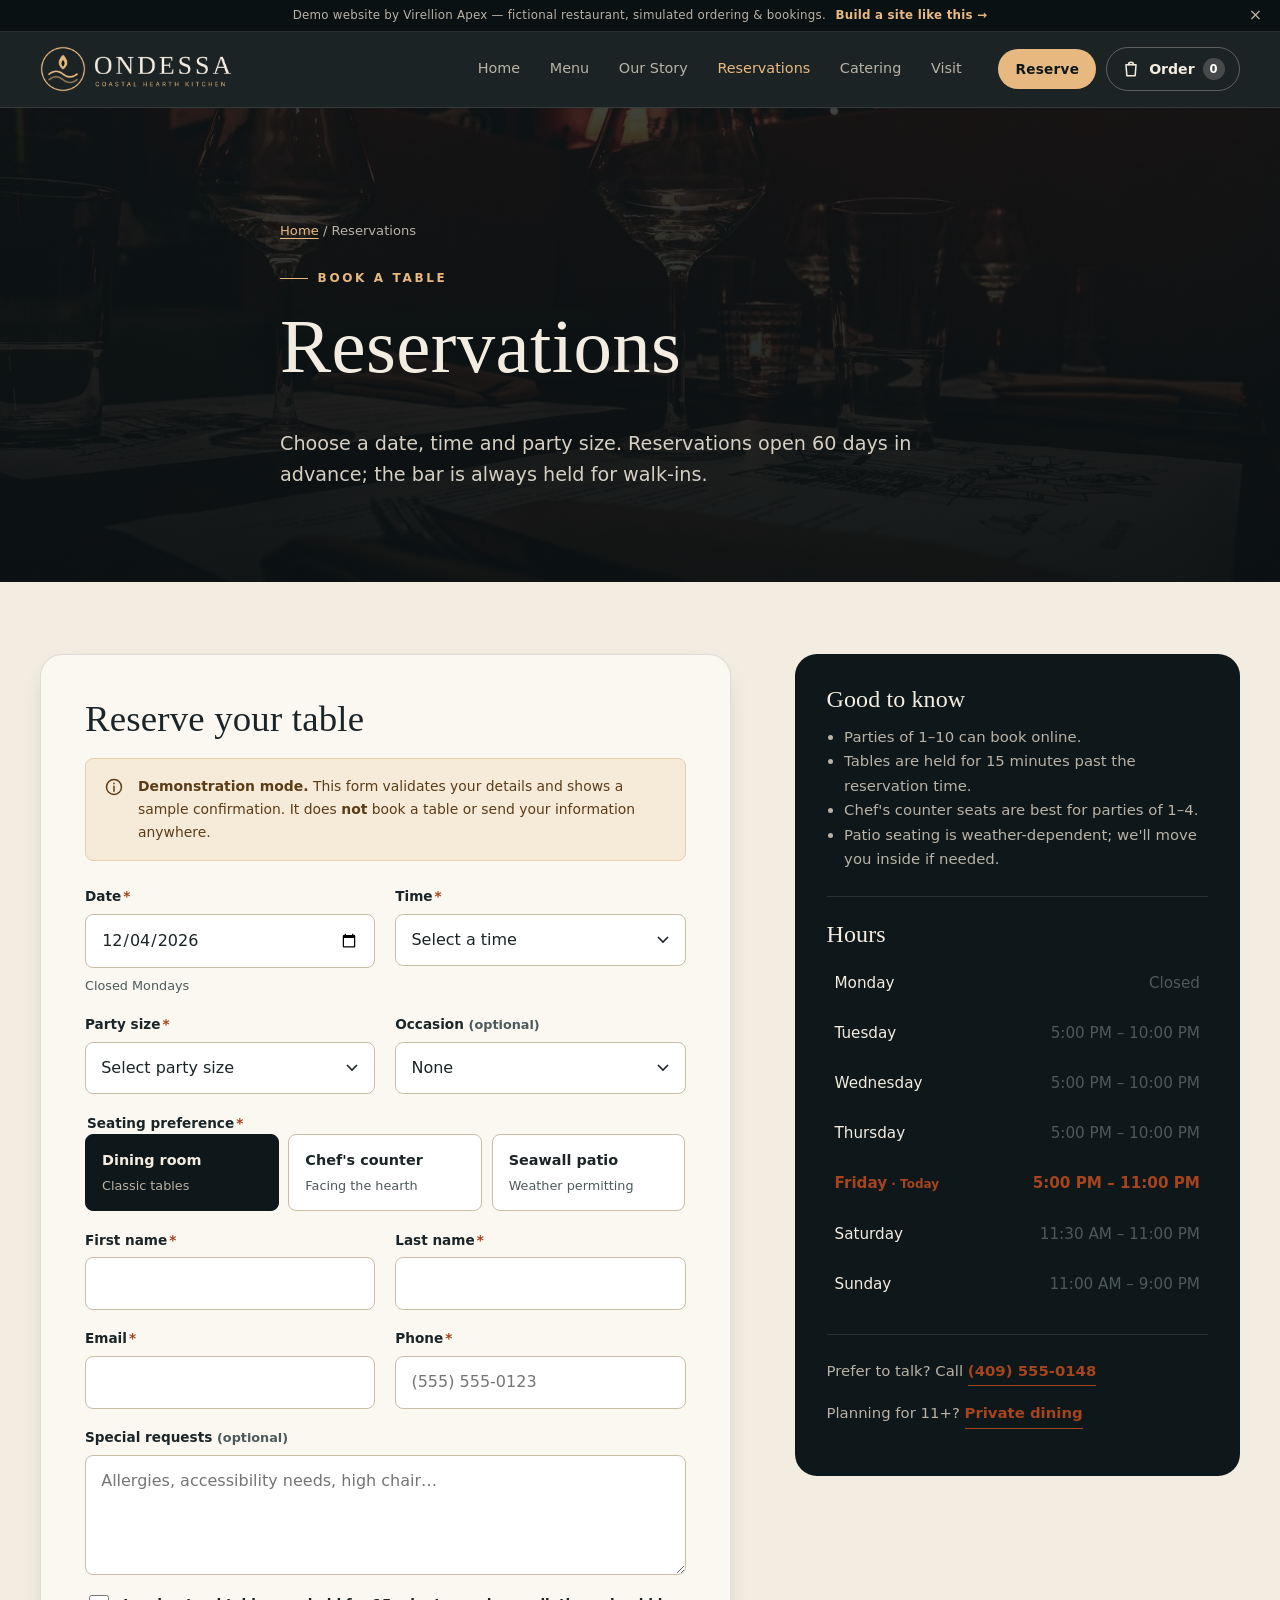
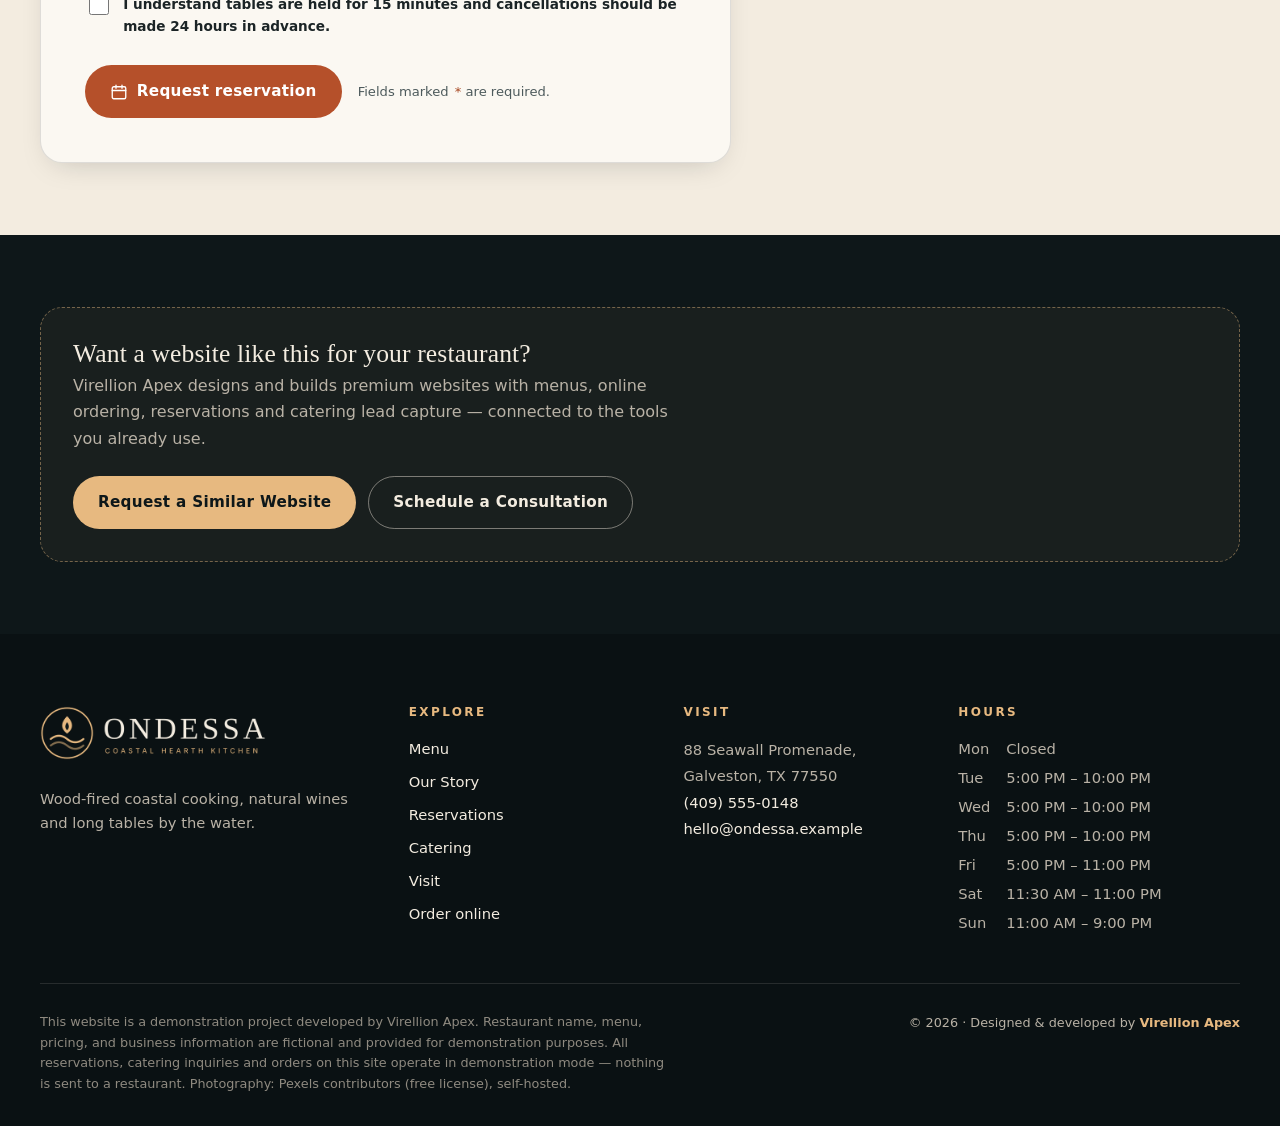
<file: reservations.html>
<!DOCTYPE html>
<html lang="en" class="no-js">
<head>
  <meta charset="utf-8">
  <meta name="viewport" content="width=device-width, initial-scale=1, viewport-fit=cover">
  <title>Reservations — Book a Table | Ondessa</title>
  <meta name="description" content="Reserve a table at Ondessa for dinner or weekend brunch. Choose a date, time, party size and seating preference (demonstration booking).">
  <!-- Canonical URL: live GitHub Pages address. Update BASE in the generator / find-and-replace if a custom domain is connected. -->
  <link rel="canonical" href="https://lilmoniisenterprise.github.io/restaurant-demo/reservations.html">
  <meta name="robots" content="index, follow">
  <!-- GitHub Pages can't send custom headers, so the Content-Security-Policy is set here (mirrors _headers for Cloudflare). -->
  <meta http-equiv="Content-Security-Policy" content="default-src 'self'; script-src 'self'; style-src 'self' https://fonts.googleapis.com; font-src 'self' https://fonts.gstatic.com; img-src 'self' data: blob:; connect-src 'self'; frame-src https://www.openstreetmap.org; object-src 'none'; base-uri 'self'; form-action 'self'">
  <meta name="referrer" content="strict-origin-when-cross-origin">
  <meta name="theme-color" content="#0e1719">
  <meta name="author" content="Virellion Apex">
  <!-- Open Graph -->
  <meta property="og:type" content="website">
  <meta property="og:site_name" content="Ondessa — Coastal Hearth Kitchen">
  <meta property="og:title" content="Reservations — Book a Table | Ondessa">
  <meta property="og:description" content="Reserve a table at Ondessa for dinner or weekend brunch. Choose a date, time, party size and seating preference (demonstration booking).">
  <meta property="og:url" content="https://lilmoniisenterprise.github.io/restaurant-demo/reservations.html">
  <meta property="og:image" content="https://lilmoniisenterprise.github.io/restaurant-demo/assets/og-image.jpg">
  <meta property="og:image:width" content="1200">
  <meta property="og:image:height" content="630">
  <meta property="og:image:alt" content="Ondessa logo over an illustrated table of wood-fired coastal dishes">
  <meta property="og:locale" content="en_US">
  <!-- Twitter / X -->
  <meta name="twitter:card" content="summary_large_image">
  <meta name="twitter:title" content="Reservations — Book a Table | Ondessa">
  <meta name="twitter:description" content="Reserve a table at Ondessa for dinner or weekend brunch. Choose a date, time, party size and seating preference (demonstration booking).">
  <meta name="twitter:image" content="https://lilmoniisenterprise.github.io/restaurant-demo/assets/og-image.jpg">
  <!-- Icons & manifest -->
  <link rel="icon" href="assets/favicon.svg" type="image/svg+xml">
  <link rel="apple-touch-icon" href="assets/apple-touch-icon.png">
  <link rel="manifest" href="site.webmanifest">
  <!-- Fonts (Google Fonts, free; see README to self-host) -->
  <link rel="preconnect" href="https://fonts.googleapis.com">
  <link rel="preconnect" href="https://fonts.gstatic.com" crossorigin>
  <link rel="stylesheet" href="https://fonts.googleapis.com/css2?family=Cormorant+Garamond:ital,wght@0,400;0,500;0,600;1,400;1,500&amp;family=Inter:wght@400;500;600;700&amp;display=swap">
  <link rel="stylesheet" href="css/style.css">
  <script src="js/script.js" defer></script>
</head><body>
<a class="skip-link" href="#main">Skip to main content</a>
<div class="demo-ribbon" role="region" aria-label="Demonstration notice">
  <div class="container">
    <span>Demo website by Virellion Apex<span class="hide-sm"> — fictional restaurant, simulated ordering &amp; bookings</span>.</span>
    <a href="https://calendly.com/virellionapex/free-consultation" rel="noopener">Build a site like this →</a>
    <button type="button" aria-label="Dismiss demonstration notice">×</button>
  </div>
</div>
<header class="site-header">
  <div class="container">
    <a class="brand" href="index.html" aria-label="Ondessa, Coastal Hearth Kitchen — home"><img class="brand-logo" src="images/logo-header.png" alt="ONDESSA — Coastal Hearth Kitchen" width="560" height="134"></a>
    <nav class="site-nav" id="site-nav" aria-label="Main">
      <ul class="nav-list"><li><a href="index.html">Home</a></li><li><a href="menu.html">Menu</a></li><li><a href="about.html">Our Story</a></li><li><a href="reservations.html" aria-current="page">Reservations</a></li><li><a href="catering.html">Catering</a></li><li><a href="contact.html">Visit</a></li></ul>
      <div class="nav-cta-mobile">
        <a class="btn btn-primary btn-block" href="reservations.html"><svg viewBox="0 0 24 24" fill="none" stroke="currentColor" stroke-width="1.8" stroke-linecap="round" aria-hidden="true"><rect x="3" y="5" width="18" height="16" rx="2"/><path d="M3 10h18M8 3v4M16 3v4"/></svg>Reserve a Table</a>
        <a class="btn btn-ghost btn-block" href="tel:+14095550148"><svg viewBox="0 0 24 24" fill="none" stroke="currentColor" stroke-width="1.8" stroke-linejoin="round" aria-hidden="true"><path d="M5 3h4l2 5-2.5 1.5a11 11 0 0 0 6 6L16 13l5 2v4a2 2 0 0 1-2 2A16 16 0 0 1 3 5a2 2 0 0 1 2-2z"/></svg>(409) 555-0148</a>
      </div>
    </nav>
    <div class="header-actions">
      <a class="btn btn-brass btn-sm header-reserve" href="reservations.html">Reserve</a>
      <button type="button" class="cart-btn" data-open-cart aria-haspopup="dialog" aria-controls="cart-drawer" aria-label="Open your order">
        <svg viewBox="0 0 24 24" fill="none" stroke="currentColor" stroke-width="1.8" stroke-linecap="round" stroke-linejoin="round" aria-hidden="true"><path d="M6 7h12l-1 13H7L6 7z"/><path d="M9 7a3 3 0 0 1 6 0"/></svg><span class="cart-label">Order</span><span class="cart-count" data-count="0">0</span>
      </button>
      <button type="button" class="nav-toggle" aria-expanded="false" aria-controls="site-nav" aria-label="Open menu"><span></span></button>
    </div>
  </div>
</header>
<div class="toast-region" id="toast-region" role="status" aria-live="polite"></div>
<main id="main">
<section class="page-hero" aria-labelledby="res-title">
  <img src="images/photos/candlelit-table.jpg" srcset="images/photos/candlelit-table-600.jpg 600w, images/photos/candlelit-table.jpg 2000w" sizes="100vw" alt="" width="1600" height="1200">
  <div class="container narrow">
    <p class="breadcrumb"><a href="index.html">Home</a> / Reservations</p>
    <p class="eyebrow light">Book a table</p>
    <h1 id="res-title">Reservations</h1>
    <p class="lead">Choose a date, time and party size. Reservations open 60 days in advance; the bar is always held for walk-ins.</p>
  </div>
</section>

<section class="section-tight">
  <div class="container form-layout">
    <div class="form-card" id="reserve-card">
      <h2>Reserve your table</h2>
      <div class="demo-notice"><svg viewBox="0 0 24 24" fill="none" stroke="currentColor" stroke-width="1.8" stroke-linecap="round" aria-hidden="true"><circle cx="12" cy="12" r="9"/><path d="M12 11v6M12 7.5v.5"/></svg><span><strong>Demonstration mode.</strong> This form validates your details and shows a sample confirmation. It does <strong>not</strong> book a table or send your information anywhere.</span></div>
      <form id="reservation-form" novalidate>
        <div class="error-summary" role="alert" hidden></div>
        <div class="form-grid">
          <div class="field">
  <label for="res-date">Date<span class="req" aria-hidden="true">*</span></label>
  <input id="res-date" name="date" type="date" required aria-describedby="res-date-hint res-date-error"><span class="hint" id="res-date-hint">Closed Mondays</span>
  <p class="field-error" id="res-date-error"></p>
</div>
          <div class="field">
  <label for="res-time">Time<span class="req" aria-hidden="true">*</span></label>
  <select id="res-time" name="time" required aria-describedby="res-time-error"></select>
  <p class="field-error" id="res-time-error"></p>
</div>
          <div class="field">
  <label for="res-party">Party size<span class="req" aria-hidden="true">*</span></label>
  <select id="res-party" name="party" required aria-describedby="res-party-error"><option value="">Select party size</option><option value="1">1 guest</option><option value="2">2 guests</option><option value="3">3 guests</option><option value="4">4 guests</option><option value="5">5 guests</option><option value="6">6 guests</option><option value="7">7 guests</option><option value="8">8 guests</option><option value="9">9 guests</option><option value="10">10 guests</option><option value="large">11 or more</option></select>
  <p class="field-error" id="res-party-error"></p>
</div>
          <div class="field">
  <label for="res-occasion">Occasion <span class="hint">(optional)</span></label>
  <select id="res-occasion" name="occasion"><option value="">None</option><option>Birthday</option><option>Anniversary</option><option>Date night</option><option>Business dinner</option><option>Celebration</option></select>
  <p class="field-error" id="res-occasion-error"></p>
</div>
          <div class="demo-notice full" id="large-party-note" hidden><svg viewBox="0 0 24 24" fill="none" stroke="currentColor" stroke-width="1.8" stroke-linecap="round" aria-hidden="true"><circle cx="9" cy="8" r="3.5"/><path d="M2.5 20a6.5 6.5 0 0 1 13 0"/><path d="M16 4.5a3.5 3.5 0 0 1 0 7M18 14a6 6 0 0 1 3.5 6"/></svg><span>Planning for 11 or more? Our Tide Room and catering team can help — <a href="catering.html">send a private dining inquiry</a>.</span></div>
          <fieldset class="field full">
            <legend>Seating preference<span class="req" aria-hidden="true">*</span></legend>
            <div class="choice-row">
              <label class="choice"><input type="radio" name="seating" value="Dining room" required checked aria-describedby="seating-error"><span>Dining room<small>Classic tables</small></span></label>
              <label class="choice"><input type="radio" name="seating" value="Chef's counter"><span>Chef's counter<small>Facing the hearth</small></span></label>
              <label class="choice"><input type="radio" name="seating" value="Seawall patio"><span>Seawall patio<small>Weather permitting</small></span></label>
            </div>
            <p class="field-error" id="seating-error"></p>
          </fieldset>
          <div class="field">
  <label for="res-first">First name<span class="req" aria-hidden="true">*</span></label>
  <input id="res-first" name="firstName" autocomplete="given-name" required aria-describedby="res-first-error">
  <p class="field-error" id="res-first-error"></p>
</div>
          <div class="field">
  <label for="res-last">Last name<span class="req" aria-hidden="true">*</span></label>
  <input id="res-last" name="lastName" autocomplete="family-name" required aria-describedby="res-last-error">
  <p class="field-error" id="res-last-error"></p>
</div>
          <div class="field">
  <label for="res-email">Email<span class="req" aria-hidden="true">*</span></label>
  <input id="res-email" name="email" type="email" autocomplete="email" required aria-describedby="res-email-error">
  <p class="field-error" id="res-email-error"></p>
</div>
          <div class="field">
  <label for="res-phone">Phone<span class="req" aria-hidden="true">*</span></label>
  <input id="res-phone" name="phone" type="tel" inputmode="tel" autocomplete="tel" required placeholder="(555) 555-0123" aria-describedby="res-phone-error">
  <p class="field-error" id="res-phone-error"></p>
</div>
          <div class="field full">
  <label for="res-notes">Special requests <span class="hint">(optional)</span></label>
  <textarea id="res-notes" name="notes" rows="3" maxlength="500" placeholder="Allergies, accessibility needs, high chair…"></textarea>
  <p class="field-error" id="res-notes-error"></p>
</div>
          <div class="field full">
            <label class="check"><input type="checkbox" id="res-policy" name="policy" required data-msg-required="Please acknowledge the reservation policy." aria-describedby="res-policy-error"><span>I understand tables are held for 15 minutes and cancellations should be made 24 hours in advance.</span></label>
            <p class="field-error" id="res-policy-error"></p>
          </div>
        </div>
        <div class="form-actions">
          <button type="submit" class="btn btn-primary"><svg viewBox="0 0 24 24" fill="none" stroke="currentColor" stroke-width="1.8" stroke-linecap="round" aria-hidden="true"><rect x="3" y="5" width="18" height="16" rx="2"/><path d="M3 10h18M8 3v4M16 3v4"/></svg>Request reservation</button>
          <p class="form-note">Fields marked <span class="req">*</span> are required.</p>
        </div>
      </form>
      <div class="confirmation" id="res-confirmation" hidden>
        <div class="check-badge"><svg viewBox="0 0 24 24" fill="none" stroke="currentColor" stroke-width="2.2" stroke-linecap="round" stroke-linejoin="round" aria-hidden="true"><path d="M5 12.5l4.5 4.5L19 7.5"/></svg></div>
        <h2 id="res-confirm-heading" tabindex="-1">Demo reservation complete</h2>
        <p>Your details passed validation. <strong>This is a demonstration — no table has been booked and nothing was sent to a restaurant.</strong></p>
        <dl class="summary-list" id="res-summary"></dl>
        <div class="form-actions justify-center">
          <a class="btn btn-outline" id="res-ics" href="#"><svg viewBox="0 0 24 24" fill="none" stroke="currentColor" stroke-width="1.8" stroke-linecap="round" aria-hidden="true"><rect x="3" y="5" width="18" height="16" rx="2"/><path d="M3 10h18M8 3v4M16 3v4"/></svg>Download calendar file</a>
          <button type="button" class="btn btn-primary" id="res-again">Make another reservation</button>
        </div>
      </div>
    </div>

    <aside class="aside-card" aria-labelledby="res-aside-title">
      <h3 id="res-aside-title">Good to know</h3>
      <ul>
        <li>Parties of 1–10 can book online.</li>
        <li>Tables are held for 15 minutes past the reservation time.</li>
        <li>Chef's counter seats are best for parties of 1–4.</li>
        <li>Patio seating is weather-dependent; we'll move you inside if needed.</li>
      </ul>
      <hr>
      <h3>Hours</h3>
      <table class="hours-table"><caption class="visually-hidden">Opening hours (Central Time)</caption><tbody><tr data-day="1"><th scope="row">Monday</th><td>Closed</td></tr><tr data-day="2"><th scope="row">Tuesday</th><td>5:00 PM – 10:00 PM</td></tr><tr data-day="3"><th scope="row">Wednesday</th><td>5:00 PM – 10:00 PM</td></tr><tr data-day="4"><th scope="row">Thursday</th><td>5:00 PM – 10:00 PM</td></tr><tr data-day="5"><th scope="row">Friday</th><td>5:00 PM – 11:00 PM</td></tr><tr data-day="6"><th scope="row">Saturday</th><td>11:30 AM – 11:00 PM</td></tr><tr data-day="0"><th scope="row">Sunday</th><td>11:00 AM – 9:00 PM</td></tr></tbody></table>
      <hr>
      <p>Prefer to talk? Call <a class="link-arrow" href="tel:+14095550148">(409) 555-0148</a></p>
      <p>Planning for 11+? <a class="link-arrow" href="catering.html">Private dining</a></p>
    </aside>
  </div>
</section>
</main>
<section class="section-tight on-dark">
  <div class="container">
    <div class="agency-cta">
      <div>
        <h3>Want a website like this for your restaurant?</h3>
        <p>Virellion Apex designs and builds premium websites with menus, online ordering, reservations and catering lead capture — connected to the tools you already use.</p>
      </div>
      <div class="cta-actions">
        <a class="btn btn-brass" href="https://calendly.com/virellionapex/free-consultation" rel="noopener">Request a Similar Website</a>
        <a class="btn btn-ghost" href="https://calendly.com/virellionapex/free-consultation" rel="noopener">Schedule a Consultation</a>
      </div>
    </div>
  </div>
</section>
<footer class="site-footer">
  <div class="container">
    <div class="footer-grid">
      <div class="footer-brand">
        <a class="brand" href="index.html" aria-label="Ondessa home"><img class="brand-logo footer-logo" src="images/logo-header.png" alt="ONDESSA — Coastal Hearth Kitchen" width="560" height="134"></a>
        <p>Wood-fired coastal cooking, natural wines and long tables by the water.</p>
      </div>
      <div>
        <h2>Explore</h2>
        <ul><li><a href="menu.html">Menu</a></li><li><a href="about.html">Our Story</a></li><li><a href="reservations.html">Reservations</a></li><li><a href="catering.html">Catering</a></li><li><a href="contact.html">Visit</a></li><li><a href="#" data-open-cart>Order online</a></li></ul>
      </div>
      <div>
        <h2>Visit</h2>
        <address>88 Seawall Promenade, Galveston, TX 77550<br><a href="tel:+14095550148">(409) 555-0148</a><br><a href="mailto:hello@ondessa.example">hello@ondessa.example</a></address>
      </div>
      <div>
        <h2>Hours</h2>
        <div class="footer-hours"><span>Mon</span><span>Closed</span><span>Tue</span><span>5:00 PM – 10:00 PM</span><span>Wed</span><span>5:00 PM – 10:00 PM</span><span>Thu</span><span>5:00 PM – 10:00 PM</span><span>Fri</span><span>5:00 PM – 11:00 PM</span><span>Sat</span><span>11:30 AM – 11:00 PM</span><span>Sun</span><span>11:00 AM – 9:00 PM</span></div>
      </div>
    </div>
    <div class="footer-bottom">
      <p class="disclaimer">This website is a demonstration project developed by Virellion Apex. Restaurant name, menu, pricing, and business information are fictional and provided for demonstration purposes. All reservations, catering inquiries and orders on this site operate in demonstration mode — nothing is sent to a restaurant. Photography: Pexels contributors (free license), self-hosted.</p>
      <p class="built-by">© <span data-year>2026</span> · Designed &amp; developed by <a href="https://virellionapex.com" rel="noopener">Virellion Apex</a></p>
    </div>
  </div>
</footer>

<dialog class="drawer" id="cart-drawer" aria-labelledby="drawer-title">
  <div class="drawer-head">
    <h2 id="drawer-title">Your Order</h2>
    <button type="button" class="icon-btn" data-close-drawer aria-label="Close order panel">×</button>
  </div>

  <!-- VIEW: cart -->
  <div class="drawer-view" data-view="cart">
    <div class="drawer-body">
      <div class="demo-notice"><svg viewBox="0 0 24 24" fill="none" stroke="currentColor" stroke-width="1.8" stroke-linecap="round" aria-hidden="true"><circle cx="12" cy="12" r="9"/><path d="M12 11v6M12 7.5v.5"/></svg><span><strong>Demo ordering.</strong> Add dishes, adjust quantities and try checkout. No order is sent and no payment is taken.</span></div>
      <div class="segmented" role="radiogroup" aria-label="Order type">
        <label><input type="radio" name="order-mode" value="pickup" checked><span>Pickup</span></label>
        <label><input type="radio" name="order-mode" value="delivery"><span>Delivery</span></label>
      </div>
      <ul class="cart-items" id="cart-items" aria-label="Items in your order"></ul>
      <div class="cart-empty" id="cart-empty">
        <svg viewBox="0 0 24 24" fill="none" stroke="currentColor" stroke-width="1.8" stroke-linecap="round" stroke-linejoin="round" aria-hidden="true"><path d="M6 7h12l-1 13H7L6 7z"/><path d="M9 7a3 3 0 0 1 6 0"/></svg>
        <p>Your order is empty.</p>
        <a class="btn btn-brass btn-sm" href="menu.html">Browse the menu</a>
      </div>
    </div>
    <div class="drawer-foot" id="cart-foot" hidden>
      <dl class="totals" aria-label="Order totals">
        <dt>Subtotal</dt><dd id="t-subtotal">$0.00</dd>
        <dt id="t-fee-label">Delivery fee</dt><dd id="t-fee-row"><span id="t-fee">$0.00</span></dd>
        <dt>Est. tax (8.25%)</dt><dd id="t-tax">$0.00</dd>
        <dt class="grand">Total</dt><dd class="grand" id="t-total">$0.00</dd>
      </dl>
      <button type="button" class="btn btn-primary btn-block" id="to-checkout">Continue to checkout</button>
      <button type="button" class="remove-btn" id="clear-cart" data-center>Clear order</button>
    </div>
  </div>

  <!-- VIEW: checkout -->
  <div class="drawer-view" data-view="checkout" hidden>
    <form class="drawer-body" id="checkout-form" novalidate>
      <div class="error-summary" role="alert" hidden></div>
      <div class="form-grid">
        <div class="field">
          <label for="co-name">Full name<span class="req" aria-hidden="true">*</span></label>
          <input id="co-name" name="name" autocomplete="name" required aria-describedby="co-name-error">
          <p class="field-error" id="co-name-error"></p>
        </div>
        <div class="field">
          <label for="co-phone">Mobile phone<span class="req" aria-hidden="true">*</span></label>
          <input id="co-phone" name="phone" type="tel" autocomplete="tel" inputmode="tel" required aria-describedby="co-phone-hint co-phone-error">
          <span class="hint" id="co-phone-hint">For order updates. Demo only — nothing is sent.</span>
          <p class="field-error" id="co-phone-error"></p>
        </div>
        <div class="field">
          <label for="co-email">Email<span class="req" aria-hidden="true">*</span></label>
          <input id="co-email" name="email" type="email" autocomplete="email" required aria-describedby="co-email-error">
          <p class="field-error" id="co-email-error"></p>
        </div>
        <div class="field" id="checkout-address-wrap" hidden>
          <label for="co-address">Delivery address<span class="req" aria-hidden="true">*</span></label>
          <input id="co-address" name="address" autocomplete="street-address" aria-describedby="co-address-error">
          <p class="field-error" id="co-address-error"></p>
        </div>
        <div class="field">
          <label for="co-time" id="co-mode-label">Pickup time</label>
          <select id="co-time" name="time" required data-label="Time" aria-describedby="co-time-error"></select>
          <p class="field-error" id="co-time-error"></p>
        </div>
        <div class="field">
          <label for="co-notes">Kitchen notes <span class="hint">(optional)</span></label>
          <textarea id="co-notes" name="notes" rows="3" maxlength="400" placeholder="Allergies, utensils, etc."></textarea>
        </div>
      </div>

      <fieldset class="co-section">
        <legend>Add a tip for the kitchen</legend>
        <div class="segmented seg-4" role="radiogroup" aria-label="Tip amount">
          <label><input type="radio" name="tip" value="0.15"><span>15%</span></label>
          <label><input type="radio" name="tip" value="0.18" checked><span>18%</span></label>
          <label><input type="radio" name="tip" value="0.20"><span>20%</span></label>
          <label><input type="radio" name="tip" value="0"><span>None</span></label>
        </div>
      </fieldset>

      <fieldset class="co-section">
        <legend>Payment</legend>
        <div class="pay-methods" role="radiogroup" aria-label="Payment method">
          <label class="pay-method"><input type="radio" name="paymethod" value="card" checked><span><svg viewBox="0 0 24 24" fill="none" stroke="currentColor" stroke-width="1.8" stroke-linecap="round" aria-hidden="true"><rect x="2.5" y="5" width="19" height="14" rx="2"/><path d="M2.5 10h19M6 15h4"/></svg>Card</span></label>
          <label class="pay-method"><input type="radio" name="paymethod" value="apple"><span><b class="wallet-mark">&#9679;</b>Apple Pay</span></label>
          <label class="pay-method"><input type="radio" name="paymethod" value="google"><span><b class="wallet-mark g">G</b>Google Pay</span></label>
          <label class="pay-method"><input type="radio" name="paymethod" value="pickup"><span><svg viewBox="0 0 24 24" fill="none" stroke="currentColor" stroke-width="1.8" stroke-linecap="round" stroke-linejoin="round" aria-hidden="true"><path d="M6 7h12l-1 13H7L6 7z"/><path d="M9 7a3 3 0 0 1 6 0"/></svg>Pay at pickup</span></label>
        </div>

        <div class="pay-panel" data-pay="card">
          <div class="card-element">
            <div class="ce-top"><span class="test-badge">Test mode</span><span class="brands"><i>VISA</i><i>MC</i><i>AMEX</i></span></div>
            <label class="ce-field ce-full"><span>Card number</span><input value="4242 4242 4242 4242" readonly aria-readonly="true" tabindex="-1" autocomplete="off" inputmode="none"><b class="ce-lock"><svg viewBox="0 0 24 24" fill="none" stroke="currentColor" stroke-width="2.2" stroke-linecap="round" stroke-linejoin="round" aria-hidden="true"><path d="M5 12.5l4.5 4.5L19 7.5"/></svg></b></label>
            <label class="ce-field"><span>Expiry</span><input value="12 / 34" readonly aria-readonly="true" tabindex="-1" autocomplete="off"></label>
            <label class="ce-field"><span>CVC</span><input value="•••" readonly aria-readonly="true" tabindex="-1" autocomplete="off"></label>
            <label class="ce-field"><span>ZIP</span><input value="77550" readonly aria-readonly="true" tabindex="-1" autocomplete="off"></label>
          </div>
          <p class="pay-note"><svg viewBox="0 0 24 24" fill="none" stroke="currentColor" stroke-width="1.8" stroke-linecap="round" aria-hidden="true"><circle cx="12" cy="12" r="9"/><path d="M12 11v6M12 7.5v.5"/></svg><span>This demo uses a pre-filled <strong>test card</strong> and never accepts real card numbers. On a live site this panel is a secure, PCI-compliant payment form (e.g. Stripe or Square) and the card is charged when you tap Pay.</span></p>
        </div>
        <div class="pay-panel" data-pay="apple" hidden><p class="pay-note"><svg viewBox="0 0 24 24" fill="none" stroke="currentColor" stroke-width="1.8" stroke-linecap="round" aria-hidden="true"><circle cx="12" cy="12" r="9"/><path d="M12 11v6M12 7.5v.5"/></svg><span>Tap <strong>Pay</strong> to see how a one-touch wallet checkout works. Demo only — no wallet is charged.</span></p></div>
        <div class="pay-panel" data-pay="google" hidden><p class="pay-note"><svg viewBox="0 0 24 24" fill="none" stroke="currentColor" stroke-width="1.8" stroke-linecap="round" aria-hidden="true"><circle cx="12" cy="12" r="9"/><path d="M12 11v6M12 7.5v.5"/></svg><span>Tap <strong>Pay</strong> to preview a one-touch Google Pay checkout. Demo only — nothing is charged.</span></p></div>
        <div class="pay-panel" data-pay="pickup" hidden><p class="pay-note"><svg viewBox="0 0 24 24" fill="none" stroke="currentColor" stroke-width="1.8" stroke-linecap="round" aria-hidden="true"><circle cx="12" cy="12" r="9"/><path d="M12 11v6M12 7.5v.5"/></svg><span>Reserve your order now and pay by card or cash when you collect it.</span></p></div>
      </fieldset>

      <dl class="totals co-totals" aria-label="Order total">
        <dt>Subtotal</dt><dd id="co-subtotal">$0.00</dd>
        <dt id="co-fee-label">Delivery fee</dt><dd id="co-fee">$0.00</dd>
        <dt>Est. tax (8.25%)</dt><dd id="co-tax">$0.00</dd>
        <dt>Tip</dt><dd id="co-tip">$0.00</dd>
        <dt class="grand">Total</dt><dd class="grand" id="co-total">$0.00</dd>
      </dl>
      <div class="form-actions">
        <button type="submit" class="btn btn-primary btn-block pay-btn" id="pay-btn"><svg viewBox="0 0 24 24" fill="none" stroke="currentColor" stroke-width="1.8" stroke-linecap="round" aria-hidden="true"><rect x="2.5" y="5" width="19" height="14" rx="2"/><path d="M2.5 10h19M6 15h4"/></svg><span id="pay-label">Pay $0.00</span></button>
        <button type="button" class="btn btn-ghost btn-block" id="back-to-cart">Back to order</button>
      </div>
      <p class="secure-line"><svg viewBox="0 0 24 24" fill="none" stroke="currentColor" stroke-width="2.2" stroke-linecap="round" stroke-linejoin="round" aria-hidden="true"><path d="M5 12.5l4.5 4.5L19 7.5"/></svg> Encrypted checkout · Demo mode — no money moves</p>
    </form>
  </div>

  <!-- Wallet sheet (simulated Apple Pay / Google Pay) -->
  <div class="wallet-sheet" id="wallet-sheet" hidden role="dialog" aria-modal="true" aria-labelledby="ws-title">
    <div class="ws-card">
      <p class="ws-brand" id="ws-title">Apple Pay</p>
      <dl class="ws-rows"><dt>Pay</dt><dd>ONDESSA (DEMO)</dd><dt>Card</dt><dd>Visa •••• 4242</dd><dt>Contact</dt><dd id="ws-contact"></dd></dl>
      <p class="ws-total"><span>Total</span><strong id="ws-total">$0.00</strong></p>
      <button type="button" class="btn btn-brass btn-block" id="ws-confirm">Confirm payment</button>
      <button type="button" class="remove-btn" id="ws-cancel" data-center>Cancel</button>
    </div>
  </div>

  <!-- Processing overlay -->
  <div class="processing" id="processing" hidden role="status" aria-live="polite">
    <div class="spinner" aria-hidden="true"></div>
    <ol class="proc-steps">
      <li data-step="0">Securing connection</li>
      <li data-step="1" id="proc-auth">Authorizing payment</li>
      <li data-step="2">Sending order to the kitchen</li>
    </ol>
  </div>

  <!-- VIEW: confirmation -->
  <div class="drawer-view" data-view="done" hidden>
    <div class="drawer-body confirmation">
      <div class="check-badge"><svg viewBox="0 0 24 24" fill="none" stroke="currentColor" stroke-width="2.2" stroke-linecap="round" stroke-linejoin="round" aria-hidden="true"><path d="M5 12.5l4.5 4.5L19 7.5"/></svg></div>
      <h3 id="done-heading" tabindex="-1">Order confirmed!</h3>
      <p id="done-sub">Thanks — the kitchen has your order.</p>
      <ol class="tracker" id="tracker" aria-label="Order status">
        <li class="done"><b></b><span>Received</span></li>
        <li><b></b><span>Preparing</span></li>
        <li><b></b><span id="tracker-ready">Ready for pickup</span></li>
      </ol>
      <p class="hint hint-light" id="tracker-eta"></p>
      <dl class="summary-list" id="order-summary"></dl>
      <p class="demo-footnote">Demonstration only: no payment was taken and no order was sent to a restaurant.</p>
      <div class="cta-actions justify-center">
        <a class="btn btn-ghost btn-sm" href="menu.html" id="done-menu">Order more</a>
        <button type="button" class="btn btn-brass btn-sm" id="done-close">Close</button>
      </div>
    </div>
  </div>
</dialog>
</body>
</html>
</file>
<file: css/style.css>
/* ==========================================================================
   Ondessa — Coastal Hearth Kitchen (fictional demo brand)
   Demonstration website by Virellion Apex
   --------------------------------------------------------------------------
   1. Tokens          6. Hero & page headers   11. Forms
   2. Base / reset    7. Sections & cards      12. Cart drawer & checkout
   3. Utilities       8. Menu                  13. Footer
   4. Demo ribbon     9. Promotions/quotes     14. Motion & responsive
   5. Header & nav   10. Info / hours / map
   ========================================================================== */

/* 1. Tokens ---------------------------------------------------------------- */
:root {
  --ink: #0e1719;
  --ink-2: #142225;
  --ink-3: #1c2f33;
  --line-dark: rgba(243, 236, 224, 0.12);
  --sand: #f3ece0;
  --sand-2: #e9dfcd;
  --sand-3: #d8cbb4;
  --line-light: rgba(14, 23, 25, 0.12);
  --ember: #d2643a;
  --ember-ink: #a5441d;      /* ember for text on light backgrounds (AA) */
  --brass: #e7b980;
  --sea: #8fb3a6;
  --text-dark: #1b2426;      /* text on light */
  --text-muted-dark: #4d5a5c;
  --text-light: #f3ece0;     /* text on dark */
  --text-muted-light: #b9b2a6;
  --success: #3f7d5c;
  --danger: #b3261e;

  --font-display: "Cormorant Garamond", "GFS Baskerville", Georgia, "Times New Roman", serif;
  --font-body: "Inter", system-ui, -apple-system, "Segoe UI", Roboto, Arial, sans-serif;

  --radius-s: 8px;
  --radius: 14px;
  --radius-l: 22px;
  --shadow: 0 18px 40px -18px rgba(0, 0, 0, 0.45);
  --shadow-soft: 0 10px 30px -14px rgba(14, 23, 25, 0.25);
  --container: 1200px;
  --header-h: 76px;
  --ease: cubic-bezier(0.22, 0.61, 0.36, 1);
}

/* 2. Base / reset ---------------------------------------------------------- */
[hidden] { display: none !important; }
*, *::before, *::after { box-sizing: border-box; }
html { scroll-behavior: smooth; -webkit-text-size-adjust: 100%; scroll-padding-top: calc(var(--header-h) + 16px); }
body {
  margin: 0;
  font-family: var(--font-body);
  font-size: 1rem;
  line-height: 1.65;
  color: var(--text-dark);
  background: var(--sand);
  -webkit-font-smoothing: antialiased;
  text-rendering: optimizeLegibility;
}
img, svg { max-width: 100%; height: auto; display: block; }
a { color: inherit; text-underline-offset: 3px; }
button, input, select, textarea { font: inherit; color: inherit; }
h1, h2, h3, h4 {
  font-family: var(--font-display);
  font-weight: 500;
  line-height: 1.1;
  letter-spacing: 0.005em;
  margin: 0 0 0.5em;
}
h1 { font-size: clamp(2.6rem, 6vw, 5rem); }
h2 { font-size: clamp(2rem, 4vw, 3.1rem); }
h3 { font-size: clamp(1.35rem, 2vw, 1.7rem); }
p { margin: 0 0 1em; }
:focus-visible { outline: 3px solid var(--brass); outline-offset: 3px; border-radius: 4px; }
::selection { background: var(--brass); color: var(--ink); }

/* 3. Utilities ------------------------------------------------------------- */
.container { width: min(100% - 2.5rem, var(--container)); margin-inline: auto; }
.narrow { max-width: 720px; }
.visually-hidden {
  position: absolute !important; width: 1px; height: 1px; padding: 0; margin: -1px;
  overflow: hidden; clip: rect(0 0 0 0); white-space: nowrap; border: 0;
}
.skip-link {
  position: absolute; left: 1rem; top: -100px; z-index: 1000;
  background: var(--brass); color: var(--ink); padding: 0.75rem 1rem; border-radius: var(--radius-s);
  font-weight: 600; text-decoration: none;
}
.skip-link:focus { top: 1rem; }
.eyebrow {
  display: inline-flex; align-items: center; gap: 0.6rem;
  font-size: 0.75rem; font-weight: 600; letter-spacing: 0.22em; text-transform: uppercase;
  color: var(--ember-ink); margin-bottom: 1rem;
}
.eyebrow::before { content: ""; width: 28px; height: 1px; background: currentColor; }
.on-dark .eyebrow, .eyebrow.light { color: var(--brass); }
.lead { font-size: clamp(1.05rem, 1.6vw, 1.2rem); color: var(--text-muted-dark); max-width: 62ch; }
.on-dark .lead { color: var(--text-muted-light); }
.center { text-align: center; }
.center .lead { margin-inline: auto; }
.center .eyebrow::after { content: ""; width: 28px; height: 1px; background: currentColor; }
.tag {
  display: inline-block; font-size: 0.68rem; font-weight: 600; letter-spacing: 0.08em; text-transform: uppercase;
  padding: 0.2rem 0.5rem; border-radius: 999px; background: var(--sand-2); color: var(--text-muted-dark);
}
.tag.v { background: #e3ecd9; color: #3d5a2c; }
.tag.gf { background: #f3e3c9; color: #7a4b12; }
.tag.dine { background: #e2e6ee; color: #34405a; }
.demo-chip {
  display: inline-flex; align-items: center; gap: 0.4rem; font-size: 0.72rem; font-weight: 600;
  letter-spacing: 0.08em; text-transform: uppercase; padding: 0.3rem 0.65rem; border-radius: 999px;
  background: rgba(210, 100, 58, 0.12); color: var(--ember-ink); border: 1px solid rgba(210, 100, 58, 0.35);
}
.on-dark .demo-chip { color: var(--brass); background: rgba(231, 185, 128, 0.1); border-color: rgba(231, 185, 128, 0.35); }

/* Buttons */
.btn {
  --bg: var(--ember); --fg: #fff;
  display: inline-flex; align-items: center; justify-content: center; gap: 0.55rem;
  min-height: 48px; padding: 0.8rem 1.5rem; border-radius: 999px; border: 1px solid transparent;
  background: var(--bg); color: var(--fg); font-weight: 600; font-size: 0.95rem; letter-spacing: 0.02em;
  text-decoration: none; cursor: pointer; transition: transform 0.2s var(--ease), background 0.2s, box-shadow 0.2s, color 0.2s;
}
.btn:hover { transform: translateY(-1px); box-shadow: 0 10px 24px -10px rgba(210, 100, 58, 0.7); }
.btn:active { transform: translateY(0); }
.btn-primary { --bg: #b5502a; }
.btn-primary:hover { --bg: #9e4422; }
.btn-ghost { --bg: transparent; --fg: var(--text-light); border-color: rgba(243, 236, 224, 0.45); }
.btn-ghost:hover { --bg: rgba(243, 236, 224, 0.08); box-shadow: none; }
.btn-outline { --bg: transparent; --fg: var(--text-dark); border-color: rgba(14, 23, 25, 0.35); }
.btn-outline:hover { --bg: var(--ink); --fg: var(--sand); box-shadow: none; }
.btn-brass { --bg: var(--brass); --fg: var(--ink); }
.btn-brass:hover { --bg: #f0c895; box-shadow: 0 10px 24px -10px rgba(231, 185, 128, 0.7); }
.btn-sm { min-height: 40px; padding: 0.5rem 1rem; font-size: 0.85rem; }
.btn-block { width: 100%; }
.btn[disabled], .btn[aria-disabled="true"] { opacity: 0.55; cursor: not-allowed; transform: none; box-shadow: none; }
.btn svg { width: 18px; height: 18px; flex: none; }
.link-arrow {
  display: inline-flex; align-items: center; gap: 0.4rem; font-weight: 600; text-decoration: none;
  color: var(--ember-ink); border-bottom: 1px solid currentColor; padding-bottom: 2px;
}
.on-dark .link-arrow { color: var(--brass); }
.link-arrow:hover { gap: 0.65rem; }

/* 4. Demo ribbon ----------------------------------------------------------- */
.demo-ribbon {
  background: var(--brass); color: var(--ink); font-size: 0.82rem; position: relative; z-index: 60;
}
.demo-ribbon .container { display: flex; align-items: center; justify-content: center; gap: 0.75rem; padding: 0.45rem 2.5rem; text-align: center; flex-wrap: wrap; }
.demo-ribbon a { font-weight: 700; }
.demo-ribbon button {
  position: absolute; right: 0.6rem; top: 50%; transform: translateY(-50%);
  background: transparent; border: 0; width: 34px; height: 34px; border-radius: 50%; cursor: pointer; font-size: 1.2rem; line-height: 1;
}
.demo-ribbon button:hover { background: rgba(14, 23, 25, 0.1); }
.demo-ribbon[hidden] { display: none; }

/* 5. Header & nav ---------------------------------------------------------- */
.site-header {
  position: sticky; top: 0; z-index: 50; height: var(--header-h);
  background: rgba(14, 23, 25, 0.94); color: var(--text-light);
  border-bottom: 1px solid var(--line-dark);
  backdrop-filter: saturate(140%) blur(10px); -webkit-backdrop-filter: saturate(140%) blur(10px);
}
.site-header .container { height: 100%; display: flex; align-items: center; gap: 1.5rem; }
.brand { display: inline-flex; align-items: center; gap: 0.75rem; text-decoration: none; margin-right: auto; }
.brand-mark { width: 44px; height: 44px; flex: none; }
.brand-text { display: flex; flex-direction: column; line-height: 1; }
.brand-name { font-family: var(--font-display); font-size: 1.65rem; letter-spacing: 0.22em; font-weight: 500; }
.brand-sub { font-size: 0.58rem; letter-spacing: 0.32em; color: var(--brass); margin-top: 0.3rem; text-transform: uppercase; }
.nav-list { display: flex; align-items: center; gap: 0.25rem; list-style: none; margin: 0; padding: 0; }
.nav-list a {
  display: inline-block; padding: 0.55rem 0.8rem; border-radius: 999px; text-decoration: none;
  font-size: 0.9rem; font-weight: 500; color: var(--text-muted-light); transition: color 0.2s, background 0.2s;
}
.nav-list a:hover { color: var(--text-light); background: rgba(243, 236, 224, 0.06); }
.nav-list a[aria-current="page"] { color: var(--brass); }
.header-actions { display: flex; align-items: center; gap: 0.6rem; }
.cart-btn {
  position: relative; display: inline-flex; align-items: center; gap: 0.5rem; min-height: 44px; padding: 0.5rem 0.9rem;
  border-radius: 999px; background: transparent; border: 1px solid rgba(243, 236, 224, 0.3); color: var(--text-light);
  cursor: pointer; font-weight: 600; font-size: 0.88rem;
}
.cart-btn:hover { border-color: var(--brass); color: var(--brass); }
.cart-btn svg { width: 20px; height: 20px; }
.cart-count {
  min-width: 22px; height: 22px; border-radius: 999px; background: var(--ember); color: #fff;
  font-size: 0.72rem; font-weight: 700; display: inline-grid; place-items: center; padding: 0 6px;
}
.cart-count[data-count="0"] { background: rgba(243, 236, 224, 0.2); }
.cart-count.bump { animation: bump 0.45s var(--ease); }
@keyframes bump { 40% { transform: scale(1.35); } }
.nav-toggle {
  display: none; width: 46px; height: 46px; border-radius: 50%; border: 1px solid rgba(243, 236, 224, 0.3);
  background: transparent; color: var(--text-light); cursor: pointer; align-items: center; justify-content: center;
}
.nav-toggle span, .nav-toggle span::before, .nav-toggle span::after {
  display: block; width: 18px; height: 2px; background: currentColor; border-radius: 2px; position: relative; transition: transform 0.25s, opacity 0.2s;
}
.nav-toggle span::before, .nav-toggle span::after { content: ""; position: absolute; left: 0; }
.nav-toggle span::before { top: -6px; }
.nav-toggle span::after { top: 6px; }
.nav-toggle[aria-expanded="true"] span { background: transparent; }
.nav-toggle[aria-expanded="true"] span::before { transform: translateY(6px) rotate(45deg); }
.nav-toggle[aria-expanded="true"] span::after { transform: translateY(-6px) rotate(-45deg); }
.nav-cta-mobile { display: none; }

/* 6. Hero & page headers --------------------------------------------------- */
.hero {
  position: relative; min-height: min(92vh, 860px); display: grid; align-items: center;
  color: var(--text-light); background: var(--ink); overflow: hidden; isolation: isolate;
}
.hero-media { position: absolute; inset: 0; z-index: -2; }
.hero-media img { width: 100%; height: 100%; object-fit: cover; object-position: 60% 50%; transform: scale(1.04); animation: heroZoom 18s var(--ease) forwards; }
@keyframes heroZoom { to { transform: scale(1); } }
.hero::after {
  content: ""; position: absolute; inset: 0; z-index: -1;
  background: linear-gradient(90deg, rgba(10, 16, 18, 0.94) 0%, rgba(10, 16, 18, 0.75) 38%, rgba(10, 16, 18, 0.15) 75%),
              linear-gradient(0deg, rgba(10, 16, 18, 0.7), transparent 35%);
}
.hero-content { padding: 5rem 0 6rem; max-width: 640px; }
.hero h1 { font-weight: 400; margin-bottom: 1.25rem; }
.hero h1 em { font-style: italic; color: var(--brass); }
.hero .lead { color: #d6cfc3; margin-bottom: 2rem; }
.hero-actions { display: flex; flex-wrap: wrap; gap: 0.85rem; }
.hero-meta {
  display: flex; flex-wrap: wrap; gap: 1.5rem 2.5rem; margin-top: 3rem; padding-top: 1.75rem; border-top: 1px solid var(--line-dark);
  font-size: 0.88rem; color: var(--text-muted-light);
}
.hero-meta strong { display: block; color: var(--text-light); font-weight: 600; font-size: 0.95rem; }
.status-dot { display: inline-block; width: 9px; height: 9px; border-radius: 50%; background: var(--text-muted-light); margin-right: 0.45rem; vertical-align: 1px; }
.status-dot.open { background: #5fc28a; box-shadow: 0 0 0 4px rgba(95, 194, 138, 0.18); }
.status-dot.closed { background: #e0715a; }

.page-hero {
  position: relative; color: var(--text-light); background: var(--ink); padding: clamp(4rem, 9vw, 7rem) 0 clamp(3rem, 6vw, 4.5rem);
  overflow: hidden; isolation: isolate;
}
.page-hero img { position: absolute; inset: 0; width: 100%; height: 100%; object-fit: cover; z-index: -2; opacity: 0.55; }
.page-hero::after { content: ""; position: absolute; inset: 0; z-index: -1; background: linear-gradient(180deg, rgba(10, 16, 18, 0.6), rgba(10, 16, 18, 0.92)); }
.page-hero h1 { font-weight: 400; }
.page-hero .lead { color: #d6cfc3; }
.breadcrumb { font-size: 0.82rem; color: var(--text-muted-light); margin-bottom: 1.25rem; }
.breadcrumb a { color: var(--brass); }

/* 7. Sections & cards ------------------------------------------------------ */
.section { padding: clamp(4rem, 9vw, 7.5rem) 0; }
.section-tight { padding: clamp(3rem, 6vw, 4.5rem) 0; }
.section.on-dark, .on-dark.section-tight { background: var(--ink); color: var(--text-light); }
.section.alt { background: var(--sand-2); }
.section-head { display: flex; align-items: end; justify-content: space-between; gap: 2rem; margin-bottom: 3rem; flex-wrap: wrap; }
.section-head h2 { margin-bottom: 0.3rem; }
.split { display: grid; grid-template-columns: 1.05fr 1fr; gap: clamp(2rem, 6vw, 5.5rem); align-items: center; }
.split.reverse > :first-child { order: 2; }
.media-frame { position: relative; border-radius: var(--radius-l); overflow: hidden; box-shadow: var(--shadow); }
.media-frame img { width: 100%; aspect-ratio: 4 / 3; object-fit: cover; }
.media-frame figcaption, .img-note {
  position: absolute; left: 1rem; bottom: 1rem; font-size: 0.72rem; letter-spacing: 0.04em; padding: 0.3rem 0.6rem;
  border-radius: 999px; background: rgba(14, 23, 25, 0.7); color: var(--text-muted-light);
}
.media-stack { position: relative; padding-bottom: 12%; }
.media-stack .media-frame:last-child { position: absolute; width: 48%; right: -4%; bottom: 0; border: 6px solid var(--sand); }
.feature-list { list-style: none; padding: 0; margin: 2rem 0; display: grid; gap: 1.1rem; }
.feature-list li { display: grid; grid-template-columns: 44px 1fr; gap: 1rem; align-items: start; }
.feature-list .ico { width: 44px; height: 44px; border-radius: 50%; display: grid; place-items: center; background: rgba(210, 100, 58, 0.12); color: var(--ember-ink); }
.on-dark .feature-list .ico { background: rgba(231, 185, 128, 0.12); color: var(--brass); }
.feature-list .ico svg { width: 20px; height: 20px; }
.feature-list strong { display: block; font-size: 1rem; }
.feature-list span { color: var(--text-muted-dark); font-size: 0.93rem; }
.on-dark .feature-list span { color: var(--text-muted-light); }

.stats { display: grid; grid-template-columns: repeat(4, 1fr); gap: 1.5rem; }
.stat { padding: 1.5rem; border-left: 1px solid var(--line-dark); }
.stat b { display: block; font-family: var(--font-display); font-size: clamp(2.2rem, 4vw, 3rem); font-weight: 500; color: var(--brass); line-height: 1; margin-bottom: 0.4rem; }
.stat span { font-size: 0.88rem; color: var(--text-muted-light); }

.grid-3 { display: grid; grid-template-columns: repeat(3, 1fr); gap: 1.5rem; }
.grid-4 { display: grid; grid-template-columns: repeat(4, 1fr); gap: 1.5rem; }
.card {
  background: #fbf8f2; border-radius: var(--radius); overflow: hidden; border: 1px solid var(--line-light);
  box-shadow: var(--shadow-soft); display: flex; flex-direction: column; transition: transform 0.35s var(--ease), box-shadow 0.35s var(--ease);
}
.card:hover { transform: translateY(-4px); box-shadow: 0 24px 40px -20px rgba(14, 23, 25, 0.35); }
.on-dark .card { background: var(--ink-2); border-color: var(--line-dark); color: var(--text-light); }
.card-body { padding: 1.4rem 1.4rem 1.5rem; display: flex; flex-direction: column; gap: 0.6rem; flex: 1; }
.card-body p { color: var(--text-muted-dark); font-size: 0.93rem; margin: 0; }
.on-dark .card-body p { color: var(--text-muted-light); }
.icon-card { padding: 2rem; }
.icon-card .ico { width: 52px; height: 52px; border-radius: 14px; display: grid; place-items: center; background: var(--ink); color: var(--brass); margin-bottom: 1.25rem; }
.icon-card .ico svg { width: 24px; height: 24px; }

/* 8. Menu ------------------------------------------------------------------ */
.dish-card .dish-media { position: relative; aspect-ratio: 4 / 3; overflow: hidden; background: var(--ink-2); }
.dish-card .dish-media img { width: 100%; height: 100%; object-fit: cover; transition: transform 0.6s var(--ease); }
.dish-card:hover .dish-media img { transform: scale(1.05); }
.dish-card .badge {
  position: absolute; top: 0.85rem; left: 0.85rem; background: var(--ink); color: var(--brass);
  font-size: 0.68rem; font-weight: 700; letter-spacing: 0.12em; text-transform: uppercase; padding: 0.35rem 0.65rem; border-radius: 999px;
}
.dish-top { display: flex; align-items: baseline; justify-content: space-between; gap: 1rem; }
.dish-top h3 { font-size: 1.45rem; margin: 0; }
.price { font-family: var(--font-display); font-size: 1.35rem; font-weight: 600; color: var(--ember-ink); white-space: nowrap; }
.on-dark .price { color: var(--brass); }
.dish-tags { display: flex; flex-wrap: wrap; gap: 0.35rem; }
.dish-foot { margin-top: auto; padding-top: 0.9rem; display: flex; align-items: center; justify-content: space-between; gap: 0.75rem; }
.in-cart { font-size: 0.8rem; color: var(--success); font-weight: 600; }
.in-cart:empty { display: none; }

.menu-toolbar {
  position: sticky; top: var(--header-h); z-index: 20; background: rgba(243, 236, 224, 0.96);
  border-bottom: 1px solid var(--line-light); backdrop-filter: blur(8px); -webkit-backdrop-filter: blur(8px);
}
.menu-toolbar .container { display: flex; align-items: center; gap: 1rem; padding-block: 0.9rem; flex-wrap: wrap; }
.filter-group { display: flex; gap: 0.4rem; overflow-x: auto; scrollbar-width: none; -webkit-overflow-scrolling: touch; padding: 2px; flex: 1 1 auto; }
.filter-group::-webkit-scrollbar { display: none; }
.filter-btn {
  flex: none; min-height: 42px; padding: 0.45rem 1.05rem; border-radius: 999px; border: 1px solid var(--line-light);
  background: #fbf8f2; color: var(--text-dark); cursor: pointer; font-weight: 500; font-size: 0.9rem; transition: background 0.2s, color 0.2s, border-color 0.2s;
}
.filter-btn:hover { border-color: var(--ink); }
.filter-btn[aria-pressed="true"] { background: var(--ink); color: var(--sand); border-color: var(--ink); }
.filter-btn .count { font-size: 0.72rem; opacity: 0.7; margin-left: 0.3rem; }
.menu-tools { display: flex; align-items: center; gap: 0.6rem; flex-wrap: wrap; }
.search-field { position: relative; }
.search-field input {
  min-height: 42px; width: 220px; padding: 0.45rem 0.9rem 0.45rem 2.4rem; border-radius: 999px; border: 1px solid var(--line-light); background: #fbf8f2;
}
.search-field svg { position: absolute; left: 0.85rem; top: 50%; transform: translateY(-50%); width: 16px; height: 16px; color: var(--text-muted-dark); pointer-events: none; }
.diet-toggle { display: inline-flex; align-items: center; gap: 0.4rem; font-size: 0.85rem; min-height: 42px; padding: 0 0.85rem; border: 1px solid var(--line-light); border-radius: 999px; background: #fbf8f2; cursor: pointer; }
.diet-toggle input { accent-color: var(--ember); width: 16px; height: 16px; }
.menu-section { margin-bottom: 4rem; }
.menu-section > h2 { display: flex; align-items: baseline; gap: 1rem; font-size: clamp(1.8rem, 3vw, 2.4rem); }
.menu-section > h2 small { font-family: var(--font-body); font-size: 0.85rem; color: var(--text-muted-dark); font-weight: 400; }
.menu-grid { display: grid; grid-template-columns: repeat(3, 1fr); gap: 1.5rem; }
.menu-empty { text-align: center; padding: 4rem 1rem; color: var(--text-muted-dark); }
.menu-note { font-size: 0.85rem; color: var(--text-muted-dark); border-top: 1px solid var(--line-light); padding-top: 1.5rem; }
.order-bar {
  position: fixed; left: 50%; bottom: 1rem; transform: translate(-50%, 140%); z-index: 40; width: min(100% - 2rem, 560px);
  display: flex; align-items: center; justify-content: space-between; gap: 1rem; padding: 0.7rem 0.7rem 0.7rem 1.3rem;
  background: var(--ink); color: var(--text-light); border-radius: 999px; box-shadow: 0 20px 40px -12px rgba(0, 0, 0, 0.55);
  transition: transform 0.35s var(--ease);
}
.order-bar.show { transform: translate(-50%, 0); }
.order-bar span { font-size: 0.9rem; }
.order-bar strong { color: var(--brass); }

/* 9. Promotions & testimonials -------------------------------------------- */
.promo-card { position: relative; padding: 2.2rem; border-radius: var(--radius-l); background: var(--ink-2); border: 1px solid var(--line-dark); overflow: hidden; display: flex; flex-direction: column; gap: 0.75rem; }
.promo-card::before { content: ""; position: absolute; width: 220px; height: 220px; right: -70px; top: -70px; border-radius: 50%; background: radial-gradient(circle, rgba(210, 100, 58, 0.35), transparent 70%); }
.promo-card .when { font-size: 0.78rem; letter-spacing: 0.16em; text-transform: uppercase; color: var(--brass); font-weight: 600; }
.promo-card h3 { font-size: 1.9rem; margin: 0; }
.promo-card p { color: var(--text-muted-light); margin: 0; }
.promo-card .promo-price { font-family: var(--font-display); font-size: 2.4rem; color: var(--text-light); line-height: 1; margin-top: auto; padding-top: 1rem; }
.promo-card .promo-price small { font-family: var(--font-body); font-size: 0.8rem; color: var(--text-muted-light); margin-left: 0.4rem; }
.quote-card { padding: 2.2rem; border-radius: var(--radius-l); background: #fbf8f2; border: 1px solid var(--line-light); display: flex; flex-direction: column; gap: 1.25rem; }
.quote-card blockquote { margin: 0; font-family: var(--font-display); font-size: 1.4rem; line-height: 1.4; font-style: italic; }
.quote-card .stars { color: var(--ember); letter-spacing: 0.15em; font-size: 0.95rem; }
.quote-card figcaption { margin-top: auto; font-size: 0.88rem; color: var(--text-muted-dark); }
.quote-card figcaption b { color: var(--text-dark); display: block; font-weight: 600; }
.sample-note { font-size: 0.82rem; color: var(--text-muted-dark); margin-top: 2rem; text-align: center; }

.cta-band { position: relative; overflow: hidden; isolation: isolate; color: var(--text-light); background: var(--ink); border-radius: var(--radius-l); padding: clamp(2.5rem, 6vw, 4.5rem); display: grid; grid-template-columns: 1.4fr 1fr; gap: 2rem; align-items: center; }
.cta-band img { position: absolute; inset: 0; width: 100%; height: 100%; object-fit: cover; z-index: -2; opacity: 0.4; }
.cta-band::after { content: ""; position: absolute; inset: 0; z-index: -1; background: linear-gradient(90deg, rgba(10, 16, 18, 0.95), rgba(10, 16, 18, 0.55)); }
.cta-band h2 { margin-bottom: 0.5rem; }
.cta-band p { color: var(--text-muted-light); margin: 0; }
.cta-band .actions { display: flex; flex-wrap: wrap; gap: 0.75rem; justify-content: flex-end; }

.agency-cta { border: 1px dashed rgba(231, 185, 128, 0.45); border-radius: var(--radius-l); padding: 2rem; display: flex; align-items: center; justify-content: space-between; gap: 1.5rem; flex-wrap: wrap; background: rgba(231, 185, 128, 0.05); }
.agency-cta p { margin: 0; color: var(--text-muted-light); max-width: 60ch; }
.agency-cta h3 { color: var(--text-light); margin-bottom: 0.3rem; }

/* 10. Info / hours / map --------------------------------------------------- */
.info-grid { display: grid; grid-template-columns: repeat(3, 1fr); gap: 1.25rem; }
.info-card { padding: 1.75rem; background: #fbf8f2; border: 1px solid var(--line-light); border-radius: var(--radius); }
.info-card h3 { font-size: 1.3rem; margin-bottom: 0.5rem; }
.info-card p, .info-card address { font-style: normal; color: var(--text-muted-dark); margin: 0 0 0.5rem; }
.info-card a { color: var(--ember-ink); font-weight: 600; }
.hours-table { width: 100%; border-collapse: collapse; font-size: 0.95rem; }
.hours-table th, .hours-table td { text-align: left; padding: 0.75rem 0.5rem; border-bottom: 1px solid var(--line-light); }
.hours-table th { font-weight: 500; }
.hours-table td { text-align: right; color: var(--text-muted-dark); }
.hours-table tr.today th, .hours-table tr.today td { color: var(--ember-ink); font-weight: 700; }
.hours-table tr.today th::after { content: " · Today"; font-size: 0.75rem; font-weight: 600; }
.on-dark .hours-table th, .on-dark .hours-table td { border-color: var(--line-dark); color: var(--text-muted-light); }
.on-dark .hours-table tr.today th, .on-dark .hours-table tr.today td { color: var(--brass); }
.map-placeholder {
  position: relative; border-radius: var(--radius-l); overflow: hidden; min-height: 420px; background: #dfe7e3; border: 1px solid var(--line-light);
}
.map-placeholder svg { position: absolute; inset: 0; width: 100%; height: 100%; }
.map-label {
  position: absolute; left: 1rem; top: 1rem; right: 1rem; display: flex; justify-content: space-between; gap: 0.75rem; flex-wrap: wrap; align-items: flex-start;
}
.map-label .demo-chip { background: rgba(255, 255, 255, 0.9); }
.map-pin-card {
  position: absolute; left: 50%; top: 50%; transform: translate(-50%, -125%); background: var(--ink); color: var(--text-light);
  padding: 0.7rem 1rem; border-radius: 12px; font-size: 0.85rem; white-space: nowrap; box-shadow: var(--shadow);
}
.map-pin-card::after { content: ""; position: absolute; left: 50%; bottom: -8px; transform: translateX(-50%); border: 8px solid transparent; border-bottom: 0; border-top-color: var(--ink); }
.faq details { border-bottom: 1px solid var(--line-light); padding: 1.1rem 0; }
.faq summary { cursor: pointer; font-weight: 600; list-style: none; display: flex; justify-content: space-between; gap: 1rem; font-size: 1.02rem; }
.faq summary::-webkit-details-marker { display: none; }
.faq summary::after { content: "+"; font-size: 1.4rem; line-height: 1; color: var(--ember-ink); transition: transform 0.2s; }
.faq details[open] summary::after { transform: rotate(45deg); }
.faq details p { margin: 0.75rem 0 0; color: var(--text-muted-dark); }

/* 11. Forms ---------------------------------------------------------------- */
.form-layout { display: grid; grid-template-columns: 1.55fr 1fr; gap: clamp(2rem, 5vw, 4rem); align-items: start; }
.form-card { background: #fbf8f2; border: 1px solid var(--line-light); border-radius: var(--radius-l); padding: clamp(1.5rem, 4vw, 2.75rem); box-shadow: var(--shadow-soft); }
.form-card h2 { font-size: clamp(1.8rem, 3vw, 2.3rem); }
.aside-card { background: var(--ink); color: var(--text-light); border-radius: var(--radius-l); padding: 2rem; position: sticky; top: calc(var(--header-h) + 1.5rem); }
.aside-card h3 { font-size: 1.5rem; }
.aside-card p, .aside-card li { color: var(--text-muted-light); font-size: 0.93rem; }
.aside-card ul { padding-left: 1.1rem; margin: 0 0 1.25rem; }
.aside-card hr { border: 0; border-top: 1px solid var(--line-dark); margin: 1.5rem 0; }
.form-grid { display: grid; grid-template-columns: repeat(2, 1fr); gap: 1.1rem 1.25rem; }
.form-grid .full { grid-column: 1 / -1; }
.field { display: flex; flex-direction: column; gap: 0.4rem; }
.field label, .field legend, .label { font-size: 0.85rem; font-weight: 600; color: var(--text-dark); }
.req { color: var(--ember-ink); margin-left: 2px; }
.hint { font-size: 0.8rem; color: var(--text-muted-dark); }
.field input:not([type="checkbox"]):not([type="radio"]), .field select, .field textarea {
  width: 100%; min-height: 50px; padding: 0.75rem 0.95rem; border: 1px solid #c9bda8; border-radius: var(--radius-s); background: #fff;
  transition: border-color 0.2s, box-shadow 0.2s; appearance: none; -webkit-appearance: none;
}
.field select {
  background-image: url("data:image/svg+xml,%3Csvg xmlns='http://www.w3.org/2000/svg' width='12' height='8' viewBox='0 0 12 8'%3E%3Cpath d='M1 1l5 5 5-5' fill='none' stroke='%231b2426' stroke-width='1.6'/%3E%3C/svg%3E");
  background-repeat: no-repeat; background-position: right 1rem center; padding-right: 2.5rem;
}
.field textarea { min-height: 120px; resize: vertical; }
.field input:focus, .field select:focus, .field textarea:focus { outline: none; border-color: var(--ink); box-shadow: 0 0 0 3px rgba(231, 185, 128, 0.55); }
.field [aria-invalid="true"] { border-color: var(--danger) !important; box-shadow: 0 0 0 3px rgba(179, 38, 30, 0.12); }
.field-error { font-size: 0.82rem; color: var(--danger); font-weight: 500; margin: 0; display: flex; gap: 0.35rem; align-items: center; }
.field-error:empty { display: none; }
.field-error::before { content: "!"; display: inline-grid; place-items: center; width: 16px; height: 16px; border-radius: 50%; background: var(--danger); color: #fff; font-size: 0.7rem; font-weight: 700; }
fieldset.field { border: 0; padding: 0; margin: 0; min-width: 0; }
.choice-row { display: grid; grid-template-columns: repeat(auto-fit, minmax(140px, 1fr)); gap: 0.6rem; }
.choice { position: relative; }
.choice input { position: absolute; opacity: 0; inset: 0; width: 100%; height: 100%; margin: 0; cursor: pointer; }
.choice span {
  display: flex; flex-direction: column; gap: 0.15rem; padding: 0.85rem 1rem; border: 1px solid #c9bda8; border-radius: var(--radius-s); background: #fff;
  font-size: 0.9rem; font-weight: 600; transition: border-color 0.2s, background 0.2s, box-shadow 0.2s; height: 100%;
}
.choice span small { font-weight: 400; color: var(--text-muted-dark); font-size: 0.8rem; }
.choice input:checked + span { border-color: var(--ink); background: var(--ink); color: var(--sand); }
.choice input:checked + span small { color: var(--text-muted-light); }
.choice input:focus-visible + span { outline: 3px solid var(--brass); outline-offset: 2px; }
.check { display: flex; gap: 0.7rem; align-items: flex-start; font-size: 0.9rem; cursor: pointer; }
.check input { width: 20px; height: 20px; margin-top: 2px; accent-color: var(--ember); flex: none; }
.check-grid { display: grid; grid-template-columns: repeat(auto-fit, minmax(160px, 1fr)); gap: 0.6rem 1rem; }
.form-actions { display: flex; flex-wrap: wrap; align-items: center; gap: 1rem; margin-top: 1.75rem; }
.form-note { font-size: 0.82rem; color: var(--text-muted-dark); margin: 0; }
.error-summary {
  border: 1px solid rgba(179, 38, 30, 0.35); background: #fbeeec; color: #7a1a14; border-radius: var(--radius-s); padding: 1rem 1.25rem; margin-bottom: 1.5rem; font-size: 0.9rem;
}
.error-summary[hidden] { display: none; }
.error-summary ul { margin: 0.4rem 0 0; padding-left: 1.2rem; }
.error-summary a { color: inherit; font-weight: 600; }
.demo-notice { display: flex; gap: 0.85rem; align-items: flex-start; padding: 1rem 1.15rem; border-radius: var(--radius-s); background: #f6ead9; border: 1px solid #e5cfae; font-size: 0.87rem; color: #5a3d17; margin-bottom: 1.5rem; }
.demo-notice svg { width: 20px; height: 20px; flex: none; margin-top: 2px; }
.on-dark .demo-notice, .drawer .demo-notice { background: rgba(231, 185, 128, 0.08); border-color: rgba(231, 185, 128, 0.3); color: #e8d9c3; }
.estimate-box { background: var(--ink); color: var(--text-light); border-radius: var(--radius); padding: 1.5rem; margin-top: 1.5rem; }
.estimate-box dl { display: grid; grid-template-columns: 1fr auto; gap: 0.5rem 1rem; margin: 0; font-size: 0.92rem; }
.estimate-box dt { color: var(--text-muted-light); }
.estimate-box dd { margin: 0; text-align: right; font-variant-numeric: tabular-nums; }
.estimate-box .total { font-family: var(--font-display); font-size: 1.8rem; color: var(--brass); }
.confirmation { text-align: center; padding: clamp(1.5rem, 4vw, 2.5rem) 0; }
.confirmation[hidden] { display: none; }
.confirmation .check-badge { width: 72px; height: 72px; border-radius: 50%; display: grid; place-items: center; margin: 0 auto 1.25rem; background: rgba(63, 125, 92, 0.12); color: var(--success); }
.confirmation .check-badge svg { width: 34px; height: 34px; }
.summary-list { text-align: left; display: grid; grid-template-columns: auto 1fr; gap: 0.55rem 1.5rem; margin: 1.75rem auto; max-width: 480px; padding: 1.5rem; border-radius: var(--radius); background: var(--sand); border: 1px solid var(--line-light); font-size: 0.93rem; }
.summary-list dt { color: var(--text-muted-dark); }
.summary-list dd { margin: 0; font-weight: 600; word-break: break-word; }
.ref-code { font-family: ui-monospace, SFMono-Regular, Menlo, Consolas, monospace; font-size: 1rem; letter-spacing: 0.06em; background: var(--ink); color: var(--brass); padding: 0.35rem 0.75rem; border-radius: 6px; display: inline-block; }

.package-card { position: relative; }
.package-card.featured { border: 2px solid var(--ember); }
.package-card .ribbon { position: absolute; top: 1rem; right: 1rem; background: var(--ember); color: #fff; font-size: 0.68rem; letter-spacing: 0.12em; text-transform: uppercase; font-weight: 700; padding: 0.3rem 0.65rem; border-radius: 999px; }
.package-card .pp { font-family: var(--font-display); font-size: 2.6rem; line-height: 1; color: var(--ember-ink); }
.package-card .pp small { font-family: var(--font-body); font-size: 0.85rem; color: var(--text-muted-dark); }
.package-card ul { margin: 0.5rem 0 0; padding-left: 1.1rem; font-size: 0.92rem; color: var(--text-muted-dark); }
.package-card ul li { margin-bottom: 0.3rem; }
.steps { counter-reset: step; display: grid; grid-template-columns: repeat(4, 1fr); gap: 1.5rem; list-style: none; padding: 0; margin: 0; }
.steps li { counter-increment: step; padding-top: 1.25rem; border-top: 1px solid var(--line-dark); }
.steps li::before { content: "0" counter(step); font-family: var(--font-display); font-size: 2.2rem; color: var(--brass); display: block; line-height: 1; margin-bottom: 0.75rem; }
.steps b { display: block; margin-bottom: 0.25rem; }
.steps span { color: var(--text-muted-light); font-size: 0.92rem; }

/* 12. Cart drawer & checkout ---------------------------------------------- */
dialog.drawer {
  margin: 0 0 0 auto; height: 100dvh; max-height: 100dvh; width: min(100%, 460px); max-width: 100%; padding: 0; border: 0;
  background: var(--ink); color: var(--text-light); box-shadow: -30px 0 60px rgba(0, 0, 0, 0.4);
}
dialog.drawer[open] { display: flex; flex-direction: column; animation: drawerIn 0.35s var(--ease); }
dialog.drawer::backdrop { background: rgba(5, 10, 12, 0.6); backdrop-filter: blur(3px); }
@keyframes drawerIn { from { transform: translateX(100%); } }
.drawer-head { display: flex; align-items: center; justify-content: space-between; padding: 1.25rem 1.5rem; border-bottom: 1px solid var(--line-dark); }
.drawer-head h2 { font-size: 1.7rem; margin: 0; }
.icon-btn { width: 42px; height: 42px; border-radius: 50%; border: 1px solid var(--line-dark); background: transparent; color: var(--text-light); cursor: pointer; display: grid; place-items: center; font-size: 1.3rem; }
.icon-btn:hover { border-color: var(--brass); color: var(--brass); }
.drawer-body { flex: 1; overflow-y: auto; padding: 1.25rem 1.5rem; }
.drawer-foot { padding: 1.25rem 1.5rem calc(1.25rem + env(safe-area-inset-bottom)); border-top: 1px solid var(--line-dark); background: var(--ink-2); }
.drawer-view[hidden] { display: none !important; }
.cart-items { list-style: none; margin: 0; padding: 0; display: grid; gap: 1rem; }
.cart-item { display: grid; grid-template-columns: 64px 1fr auto; gap: 0.9rem; align-items: center; padding-bottom: 1rem; border-bottom: 1px solid var(--line-dark); }
.cart-item img { width: 64px; height: 64px; object-fit: cover; border-radius: 10px; }
.cart-item h3 { font-family: var(--font-body); font-size: 0.95rem; font-weight: 600; margin: 0 0 0.15rem; }
.cart-item .unit { font-size: 0.8rem; color: var(--text-muted-light); }
.cart-item .line-total { font-weight: 600; text-align: right; font-variant-numeric: tabular-nums; }
.qty { display: inline-flex; align-items: center; border: 1px solid var(--line-dark); border-radius: 999px; margin-top: 0.45rem; }
.qty button { width: 34px; height: 34px; border: 0; background: transparent; color: var(--text-light); cursor: pointer; font-size: 1.05rem; border-radius: 50%; }
.qty button:hover { color: var(--brass); }
.qty output { min-width: 26px; text-align: center; font-weight: 600; font-variant-numeric: tabular-nums; }
.remove-btn { background: none; border: 0; color: var(--text-muted-light); font-size: 0.78rem; text-decoration: underline; cursor: pointer; padding: 0.3rem 0; margin-top: 0.3rem; display: block; margin-left: auto; }
.remove-btn:hover { color: #f19a86; }
.cart-empty { text-align: center; padding: 3rem 1rem; color: var(--text-muted-light); }
.cart-empty svg { width: 54px; height: 54px; margin: 0 auto 1rem; color: var(--brass); opacity: 0.7; }
.totals { display: grid; grid-template-columns: 1fr auto; gap: 0.4rem 1rem; margin: 0 0 1rem; font-size: 0.92rem; }
.totals dt { color: var(--text-muted-light); }
.totals dd { margin: 0; text-align: right; font-variant-numeric: tabular-nums; }
.totals .grand { font-size: 1.15rem; font-weight: 700; color: var(--text-light); padding-top: 0.5rem; border-top: 1px solid var(--line-dark); }
.segmented { display: grid; grid-template-columns: 1fr 1fr; padding: 4px; border-radius: 999px; background: rgba(243, 236, 224, 0.06); border: 1px solid var(--line-dark); margin-bottom: 1rem; }
.segmented label { position: relative; text-align: center; cursor: pointer; }
.segmented input { position: absolute; opacity: 0; inset: 0; margin: 0; cursor: pointer; }
.segmented span { display: block; padding: 0.55rem; border-radius: 999px; font-size: 0.88rem; font-weight: 600; color: var(--text-muted-light); }
.segmented input:checked + span { background: var(--brass); color: var(--ink); }
.segmented input:focus-visible + span { outline: 2px solid var(--brass); outline-offset: 2px; }
.drawer .field label, .drawer .field legend { color: var(--text-light); }
.drawer .hint { color: var(--text-muted-light); }
.drawer .field input:not([type="checkbox"]):not([type="radio"]), .drawer .field select, .drawer .field textarea { background: var(--ink-3); border-color: rgba(243, 236, 224, 0.2); color: var(--text-light); }
.drawer .field select { background-image: url("data:image/svg+xml,%3Csvg xmlns='http://www.w3.org/2000/svg' width='12' height='8' viewBox='0 0 12 8'%3E%3Cpath d='M1 1l5 5 5-5' fill='none' stroke='%23f3ece0' stroke-width='1.6'/%3E%3C/svg%3E"); }
.drawer .field-error { color: #f3a594; }
.drawer .field-error::before { background: #e0715a; }
.drawer .form-grid { grid-template-columns: 1fr; }
.payment-placeholder { border: 1px dashed rgba(243, 236, 224, 0.3); border-radius: var(--radius-s); padding: 1rem; font-size: 0.85rem; color: var(--text-muted-light); display: flex; gap: 0.75rem; }
.payment-placeholder svg { width: 22px; height: 22px; flex: none; color: var(--brass); }
.drawer .summary-list { background: var(--ink-2); border-color: var(--line-dark); }
.drawer .summary-list dt { color: var(--text-muted-light); }
.drawer .confirmation .check-badge { background: rgba(95, 194, 138, 0.15); color: #7fd3a2; }
.drawer .error-summary { background: rgba(179, 38, 30, 0.15); color: #f6c1b6; border-color: rgba(224, 113, 90, 0.4); }

.toast-region { position: fixed; left: 50%; top: calc(var(--header-h) + 0.75rem); transform: translateX(-50%); z-index: 70; display: grid; gap: 0.5rem; width: min(100% - 2rem, 420px); pointer-events: none; }
.toast { background: var(--ink); color: var(--text-light); border: 1px solid rgba(231, 185, 128, 0.4); padding: 0.85rem 1.1rem; border-radius: 12px; box-shadow: var(--shadow); font-size: 0.9rem; display: flex; gap: 0.6rem; align-items: center; animation: toastIn 0.3s var(--ease); pointer-events: auto; }
.toast b { color: var(--brass); }
@keyframes toastIn { from { opacity: 0; transform: translateY(-8px); } }

/* 13. Footer --------------------------------------------------------------- */
.site-footer { background: #0a1113; color: var(--text-muted-light); padding: 4.5rem 0 2rem; font-size: 0.92rem; }
.footer-grid { display: grid; grid-template-columns: 1.4fr 1fr 1fr 1.2fr; gap: 2.5rem; padding-bottom: 3rem; border-bottom: 1px solid var(--line-dark); }
.site-footer h2 { font-family: var(--font-body); font-size: 0.75rem; letter-spacing: 0.2em; text-transform: uppercase; color: var(--brass); font-weight: 600; margin-bottom: 1.1rem; }
.site-footer ul { list-style: none; margin: 0; padding: 0; display: grid; gap: 0.55rem; }
.site-footer a { color: var(--text-light); text-decoration: none; }
.site-footer a:hover { color: var(--brass); text-decoration: underline; }
.site-footer address { font-style: normal; line-height: 1.8; }
.footer-brand p { max-width: 34ch; margin-top: 1.25rem; }
.footer-hours { display: grid; grid-template-columns: auto 1fr; gap: 0.3rem 1rem; }
.footer-bottom { display: flex; justify-content: space-between; gap: 1.5rem; flex-wrap: wrap; padding-top: 1.75rem; font-size: 0.8rem; }
.disclaimer { max-width: 78ch; margin: 0; color: #8f8a80; font-size: 0.8rem; line-height: 1.6; }
.built-by { white-space: nowrap; }
.built-by a { color: var(--brass); font-weight: 600; }

/* 14. Motion & responsive -------------------------------------------------- */
.reveal { opacity: 0; transform: translateY(22px); transition: opacity 0.8s var(--ease), transform 0.8s var(--ease); }
.reveal.in { opacity: 1; transform: none; }
.no-js .reveal { opacity: 1; transform: none; }

@media (prefers-reduced-motion: reduce) {
  *, *::before, *::after { animation-duration: 0.01ms !important; animation-iteration-count: 1 !important; transition-duration: 0.01ms !important; scroll-behavior: auto !important; }
  .reveal { opacity: 1; transform: none; }
}

@media (max-width: 1100px) {
  .nav-list a { padding: 0.5rem 0.55rem; font-size: 0.86rem; }
  .header-reserve { display: none; }
  .grid-4 { grid-template-columns: repeat(2, 1fr); }
  .footer-grid { grid-template-columns: 1fr 1fr; }
}

@media (max-width: 920px) {
  :root { --header-h: 68px; }
  .nav-toggle { display: inline-flex; }
  .site-nav {
    position: fixed; inset: var(--header-h) 0 0 0; background: var(--ink); padding: 1.5rem 1.25rem 2rem;
    opacity: 0; transform: translateY(-12px); visibility: hidden; pointer-events: none;
    transition: opacity 0.3s var(--ease), transform 0.3s var(--ease), visibility 0.3s; overflow-y: auto;
  }
  .site-nav.open { opacity: 1; transform: none; visibility: visible; pointer-events: auto; }
  .nav-list { flex-direction: column; align-items: stretch; gap: 0; }
  .nav-list a { display: block; padding: 1rem 0.25rem; font-family: var(--font-display); font-size: 1.7rem; color: var(--text-light); border-bottom: 1px solid var(--line-dark); border-radius: 0; }
  .nav-cta-mobile { display: grid; gap: 0.75rem; margin-top: 1.75rem; }
  .cart-btn .cart-label { display: none; }
  .split, .form-layout { grid-template-columns: 1fr; }
  .split.reverse > :first-child { order: 0; }
  .aside-card { position: static; }
  .grid-3, .menu-grid, .info-grid { grid-template-columns: repeat(2, 1fr); }
  .stats { grid-template-columns: repeat(2, 1fr); }
  .steps { grid-template-columns: repeat(2, 1fr); }
  .cta-band { grid-template-columns: 1fr; }
  .cta-band .actions { justify-content: flex-start; }
  .menu-toolbar { top: var(--header-h); }
  .search-field input { width: 100%; }
  .menu-tools { width: 100%; }
  .search-field { flex: 1 1 200px; }
  body.nav-open { overflow: hidden; }
}

@media (max-width: 620px) {
  body { font-size: 0.97rem; }
  .brand-mark { width: 38px; height: 38px; }
  .brand-name { font-size: 1.35rem; letter-spacing: 0.18em; }
  .brand-sub { display: none; }
  .hero { min-height: auto; }
  .hero::after { background: linear-gradient(0deg, rgba(10, 16, 18, 0.96) 25%, rgba(10, 16, 18, 0.55) 70%, rgba(10, 16, 18, 0.35)); }
  .hero-content { padding: 9rem 0 3.5rem; }
  .hero-actions .btn { flex: 1 1 100%; }
  .hero-meta { gap: 1rem 1.75rem; margin-top: 2.25rem; }
  .grid-3, .grid-4, .menu-grid, .info-grid, .form-grid, .stats, .steps { grid-template-columns: 1fr; }
  .stat { border-left: 0; border-top: 1px solid var(--line-dark); padding: 1.25rem 0; }
  .media-stack { padding-bottom: 0; }
  .media-stack .media-frame:last-child { display: none; }
  .footer-grid { grid-template-columns: 1fr; gap: 2rem; }
  .section-head { margin-bottom: 2rem; }
  .form-card { padding: 1.35rem; border-radius: var(--radius); }
  .demo-ribbon { font-size: 0.75rem; }
  .cart-item { grid-template-columns: 52px 1fr auto; }
  .cart-item img { width: 52px; height: 52px; }
  .map-placeholder { min-height: 340px; }
}

@media print {
  .site-header, .demo-ribbon, .site-footer, .order-bar, dialog { display: none !important; }
  body { background: #fff; }
}

/* 15. Small utilities (used instead of inline styles so a strict CSP works) */
.mt-s { margin-top: 1rem; }
.mt-xl { margin-top: 4rem; }
.head-center { margin: 0 auto 3rem; }
.no-underline { text-decoration: none; }
.justify-center { justify-content: center; }
.hint-light { color: var(--text-muted-light); }
.cta-actions { display: flex; gap: 0.75rem; flex-wrap: wrap; }
[data-center] { display: block; margin: 0.75rem auto 0; }
[data-fullish] { min-height: 60vh; display: grid; align-items: center; }
.drawer-view { display: flex; flex-direction: column; flex: 1; min-height: 0; }
form.drawer-body { display: block; }
.info-card h3 + address, .info-card h3 + p { margin-top: 0.25rem; }
/* Serif display faces default to old-style figures; use lining figures for prices & numbers. */
.price, .stat b, .promo-card .promo-price, .package-card .pp, .estimate-box .total, h1, h2, h3 { font-variant-numeric: lining-nums; }
.order-bar:not(.show) { visibility: hidden; }
@media (max-width: 620px) { .hide-sm { display: none; } }

/* 16. Checkout payment experience (demo) ---------------------------------- */
.co-section { border: 0; padding: 0; margin: 1.5rem 0 0; min-width: 0; }
.co-section legend { font-size: 0.85rem; font-weight: 600; margin-bottom: 0.6rem; color: var(--text-light); }
.segmented.seg-4 { grid-template-columns: repeat(4, 1fr); margin-bottom: 0; }
.pay-methods { display: grid; grid-template-columns: 1fr 1fr; gap: 0.5rem; margin-bottom: 0.9rem; }
.pay-method { position: relative; cursor: pointer; }
.pay-method input { position: absolute; opacity: 0; inset: 0; margin: 0; cursor: pointer; }
.pay-method span { display: flex; align-items: center; gap: 0.5rem; padding: 0.75rem 0.85rem; border-radius: 10px; border: 1px solid rgba(243, 236, 224, 0.18); font-size: 0.86rem; font-weight: 600; color: var(--text-muted-light); transition: border-color .2s, background .2s, color .2s; }
.pay-method span svg { width: 18px; height: 18px; }
.pay-method input:checked + span { border-color: var(--brass); background: rgba(231, 185, 128, 0.1); color: var(--text-light); }
.pay-method input:focus-visible + span { outline: 2px solid var(--brass); outline-offset: 2px; }
.wallet-mark { display: inline-grid; place-items: center; width: 20px; height: 20px; border-radius: 50%; background: var(--text-light); color: var(--ink); font-size: 0.6rem; }
.wallet-mark.g { font-size: 0.75rem; font-weight: 800; background: #fff; color: #4285f4; }
.card-element { background: #f8f5ef; color: #1b2426; border-radius: 12px; padding: 0.9rem; display: grid; grid-template-columns: 1fr 1fr 1fr; gap: 0.6rem; box-shadow: inset 0 0 0 1px rgba(0,0,0,.06); }
.ce-top { grid-column: 1 / -1; display: flex; justify-content: space-between; align-items: center; }
.test-badge { font-size: 0.66rem; font-weight: 800; letter-spacing: 0.12em; text-transform: uppercase; background: #fde7c2; color: #8a5208; padding: 0.25rem 0.55rem; border-radius: 999px; }
.brands { display: flex; gap: 0.3rem; }
.brands i { font-style: normal; font-size: 0.6rem; font-weight: 800; letter-spacing: 0.04em; padding: 0.2rem 0.4rem; border-radius: 4px; background: #fff; border: 1px solid #ddd5c6; color: #1a1f71; }
.brands i:nth-child(2) { color: #c2410c; } .brands i:nth-child(3) { color: #0e7490; }
.ce-field { position: relative; display: flex; flex-direction: column; gap: 0.2rem; font-size: 0.7rem; font-weight: 600; color: #5d6769; }
.ce-full { grid-column: 1 / -1; }
.ce-field input { width: 100%; border: 1px solid #d9cfbd; border-radius: 8px; padding: 0.6rem 0.7rem; background: #fff; color: #1b2426; font-family: ui-monospace, SFMono-Regular, Menlo, monospace; font-size: 0.92rem; letter-spacing: 0.04em; cursor: default; }
.ce-lock { position: absolute; right: 0.6rem; bottom: 0.55rem; color: var(--success); }
.ce-lock svg { width: 16px; height: 16px; }
.pay-note { display: flex; gap: 0.5rem; font-size: 0.78rem; color: var(--text-muted-light); margin: 0.75rem 0 0; }
.pay-note svg { width: 16px; height: 16px; flex: none; margin-top: 2px; color: var(--brass); }
.co-totals { margin-top: 1.5rem; }
.pay-btn { min-height: 54px; font-size: 1rem; }
.pay-btn.wallet { --bg: #000; --fg: #fff; border-color: rgba(255,255,255,.25); }
.secure-line { display: flex; align-items: center; justify-content: center; gap: 0.4rem; font-size: 0.75rem; color: var(--text-muted-light); margin: 0.9rem 0 0; }
.secure-line svg { width: 14px; height: 14px; color: #7fd3a2; }
.wallet-sheet { position: absolute; inset: 0; z-index: 5; background: rgba(0,0,0,.55); display: flex; align-items: flex-end; }
.ws-card { width: 100%; background: #fbfaf7; color: #111; border-radius: 22px 22px 0 0; padding: 1.5rem 1.5rem calc(1.5rem + env(safe-area-inset-bottom)); animation: sheetUp .3s var(--ease); }
@keyframes sheetUp { from { transform: translateY(100%); } }
.ws-brand { font-weight: 700; font-size: 1.15rem; margin: 0 0 1rem; }
.ws-rows { display: grid; grid-template-columns: 90px 1fr; gap: 0.55rem; font-size: 0.88rem; margin: 0 0 1rem; padding-bottom: 1rem; border-bottom: 1px solid #e6e1d8; }
.ws-rows dt { color: #77756f; } .ws-rows dd { margin: 0; font-weight: 600; word-break: break-all; }
.ws-total { display: flex; justify-content: space-between; align-items: baseline; margin: 0 0 1.2rem; }
.ws-total strong { font-size: 1.6rem; }
.wallet-sheet .remove-btn { color: #555; }
.processing { position: absolute; inset: 0; z-index: 6; background: rgba(14, 23, 25, 0.96); display: flex; flex-direction: column; align-items: center; justify-content: center; gap: 1.5rem; padding: 2rem; }
.spinner { width: 54px; height: 54px; border-radius: 50%; border: 4px solid rgba(231,185,128,.2); border-top-color: var(--brass); animation: spin 0.9s linear infinite; }
@keyframes spin { to { transform: rotate(360deg); } }
.proc-steps { list-style: none; padding: 0; margin: 0; display: grid; gap: 0.7rem; font-size: 0.92rem; color: var(--text-muted-light); }
.proc-steps li::before { content: "○"; display: inline-block; width: 1.4rem; color: rgba(243,236,224,.35); }
.proc-steps li.active { color: var(--text-light); } .proc-steps li.active::before { content: "◌"; color: var(--brass); }
.proc-steps li.done { color: #a9dcbd; } .proc-steps li.done::before { content: "✓"; color: #7fd3a2; }
.tracker { list-style: none; display: grid; grid-template-columns: repeat(3, 1fr); padding: 0; margin: 1.5rem 0 0.5rem; position: relative; }
.tracker li { position: relative; display: flex; flex-direction: column; align-items: center; gap: 0.45rem; font-size: 0.78rem; color: var(--text-muted-light); }
.tracker li b { width: 22px; height: 22px; border-radius: 50%; border: 2px solid rgba(243,236,224,.3); background: var(--ink); z-index: 1; transition: all .4s; }
.tracker li:not(:last-child)::after { content: ""; position: absolute; top: 10px; left: 50%; width: 100%; height: 2px; background: rgba(243,236,224,.15); }
.tracker li.done b { background: #5fc28a; border-color: #5fc28a; box-shadow: 0 0 0 4px rgba(95,194,138,.18); }
.tracker li.done:not(:last-child)::after { background: #5fc28a; }
.tracker li.active b { border-color: var(--brass); animation: pulse 1.2s ease-in-out infinite; }
.tracker li.done, .tracker li.active { color: var(--text-light); }
@keyframes pulse { 50% { box-shadow: 0 0 0 7px rgba(231,185,128,.18); } }
.demo-footnote { font-size: 0.75rem; color: var(--text-muted-light); margin: 0 0 1.25rem; }

/* 17. Real map embed ------------------------------------------------------- */
.map-embed { position: relative; border-radius: var(--radius-l); overflow: hidden; min-height: 420px; border: 1px solid var(--line-light); background: #dfe7e3; box-shadow: var(--shadow-soft); }
.map-embed iframe { position: absolute; inset: 0; width: 100%; height: 100%; border: 0; filter: saturate(0.85); }
.map-actions { position: absolute; left: 1rem; right: 1rem; bottom: 1rem; display: flex; justify-content: space-between; align-items: center; gap: 0.75rem; flex-wrap: wrap; }
.map-actions .demo-chip { background: rgba(255,255,255,.95); }
@media (max-width: 620px) { .map-embed { min-height: 340px; } .pay-methods { grid-template-columns: 1fr 1fr; } }
.totals { column-gap: 0; } .totals dd { padding-left: 1rem; }

/* 18. Official logo + discreet demo notice --------------------------------- */
.brand-logo { height: 46px; width: auto; display: block; }
.footer-logo { height: 54px; }
.demo-ribbon { background: #0a1113; color: var(--text-muted-light); font-size: 0.74rem; letter-spacing: 0.02em; border-bottom: 1px solid var(--line-dark); }
.demo-ribbon .container { padding-block: 0.35rem; gap: 0.6rem; }
.demo-ribbon a { color: var(--brass); font-weight: 600; text-decoration: none; }
.demo-ribbon a:hover { text-decoration: underline; }
.demo-ribbon button { color: var(--text-muted-light); width: 30px; height: 30px; font-size: 1rem; }
.demo-ribbon button:hover { background: rgba(243, 236, 224, 0.08); color: var(--text-light); }
@media (max-width: 1100px) { .brand-logo { height: 40px; } }
@media (max-width: 620px) { .brand-logo { height: 32px; } .footer-logo { height: 44px; } }
@media (max-width: 380px) { .brand-logo { height: 28px; } }
.photo-gallery { display: grid; grid-template-columns: repeat(3, 1fr); gap: 1.25rem; }
.photo-gallery figcaption { left: 1rem; bottom: 1rem; color: var(--text-light); background: rgba(14, 23, 25, 0.75); font-size: 0.78rem; }
@media (max-width: 920px) { .photo-gallery { grid-template-columns: 1fr 1fr; } .photo-gallery figure:last-child { grid-column: 1 / -1; } }
@media (max-width: 620px) { .photo-gallery { grid-template-columns: 1fr; } }
@media (max-width: 620px) { .hero-media img { object-position: 72% 70%; } }

/* 19. Phone-first menu list (compact, app-style rows) ---------------------- */
@media (max-width: 620px) {
  .menu-grid { gap: 0.85rem; }
  .menu-grid .dish-card { display: grid; grid-template-columns: 112px 1fr; border-radius: 14px; }
  .menu-grid .dish-card:hover { transform: none; }
  .menu-grid .dish-media { aspect-ratio: auto; height: 100%; min-height: 150px; }
  .menu-grid .dish-card .badge { top: 0.5rem; left: 0.5rem; font-size: 0.58rem; padding: 0.25rem 0.45rem; letter-spacing: 0.08em; }
  .menu-grid .card-body { padding: 0.85rem 0.9rem 0.9rem; gap: 0.35rem; }
  .menu-grid .dish-top { flex-direction: column; gap: 0.15rem; }
  .menu-grid .dish-top h3 { font-size: 1.15rem; line-height: 1.15; }
  .menu-grid .price { font-size: 1.05rem; }
  .menu-grid .card-body p { font-size: 0.82rem; display: -webkit-box; -webkit-line-clamp: 2; -webkit-box-orient: vertical; overflow: hidden; }
  .menu-grid .tag { font-size: 0.6rem; padding: 0.15rem 0.4rem; }
  .menu-grid .dish-foot { padding-top: 0.4rem; }
  .menu-grid .btn-sm { min-height: 38px; padding: 0.4rem 0.9rem; }
  .menu-section { margin-bottom: 2.5rem; }
  .menu-section > h2 { flex-direction: column; gap: 0.1rem; }
  .menu-tools { gap: 0.45rem; }
  .diet-toggle { min-height: 38px; font-size: 0.8rem; padding: 0 0.7rem; }
  .search-field input { min-height: 40px; }
  .menu-toolbar .container { gap: 0.6rem; padding-block: 0.7rem; }
}
</file>
